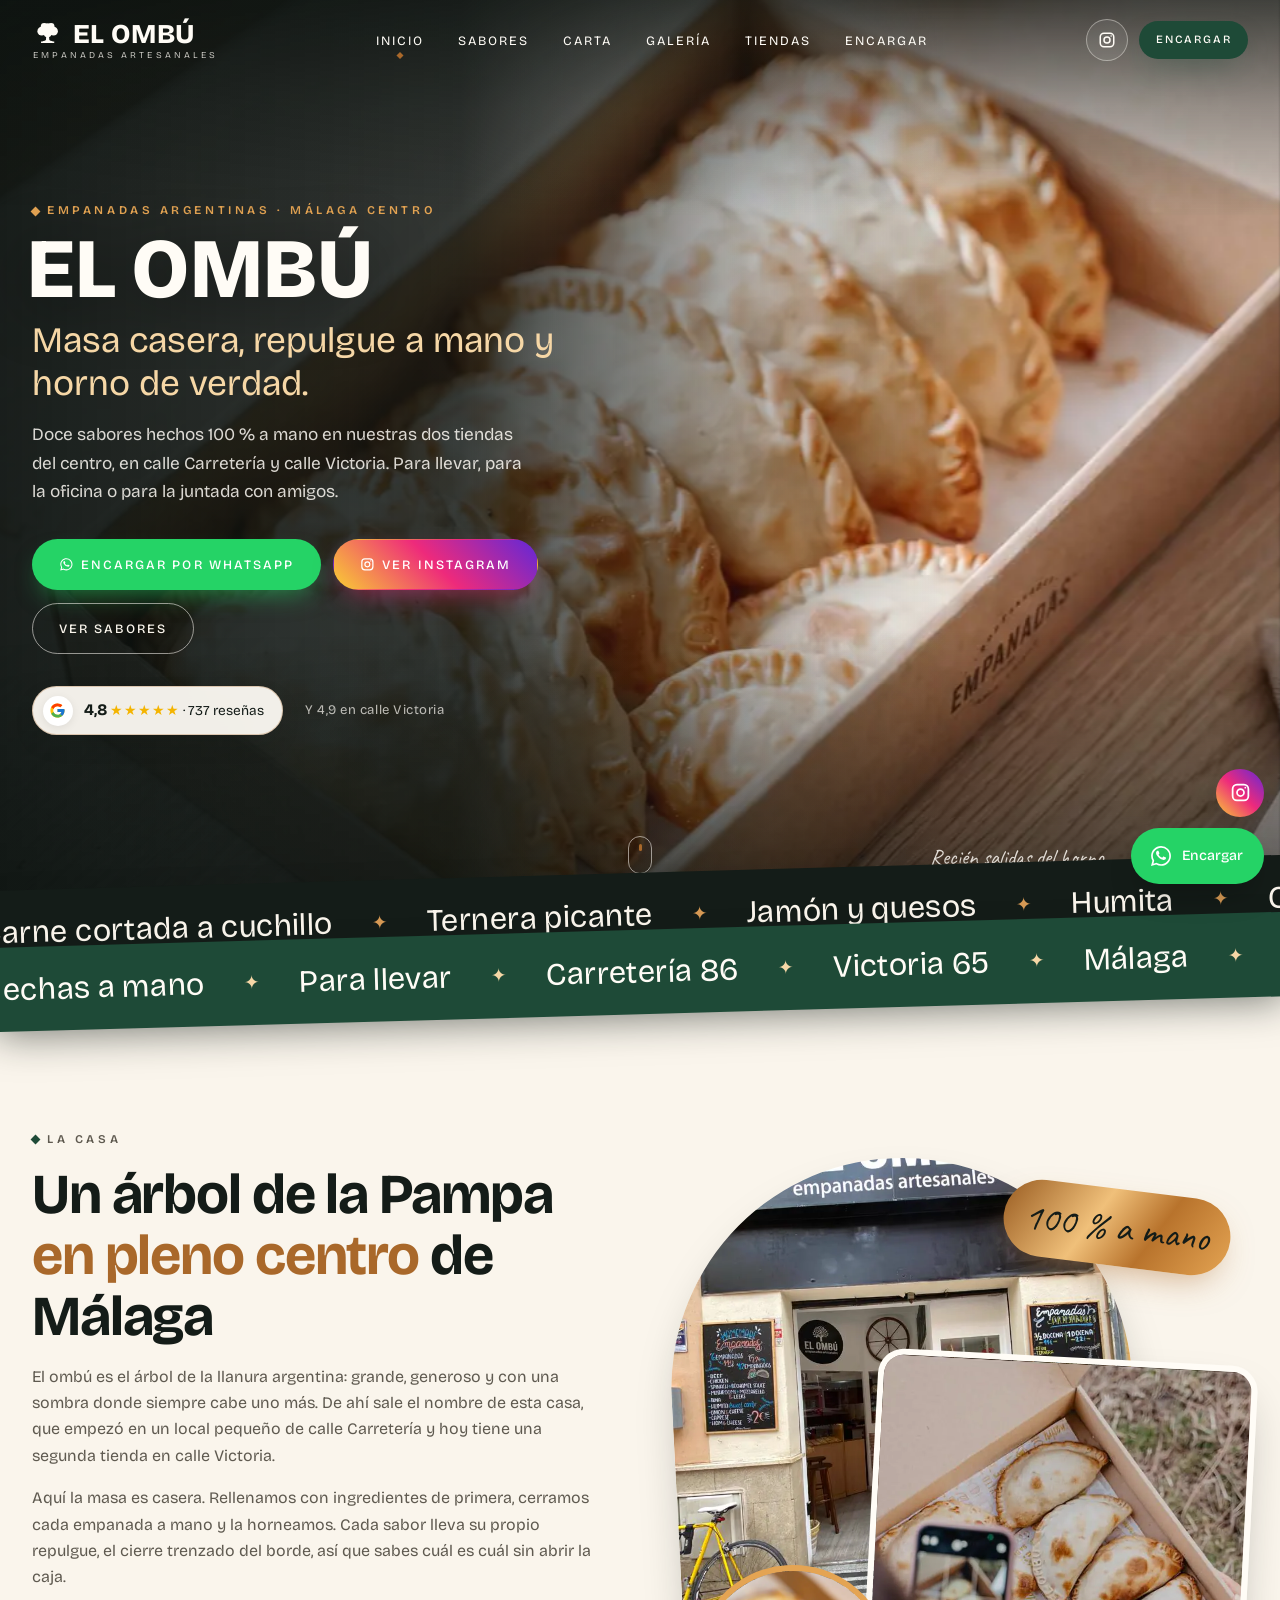
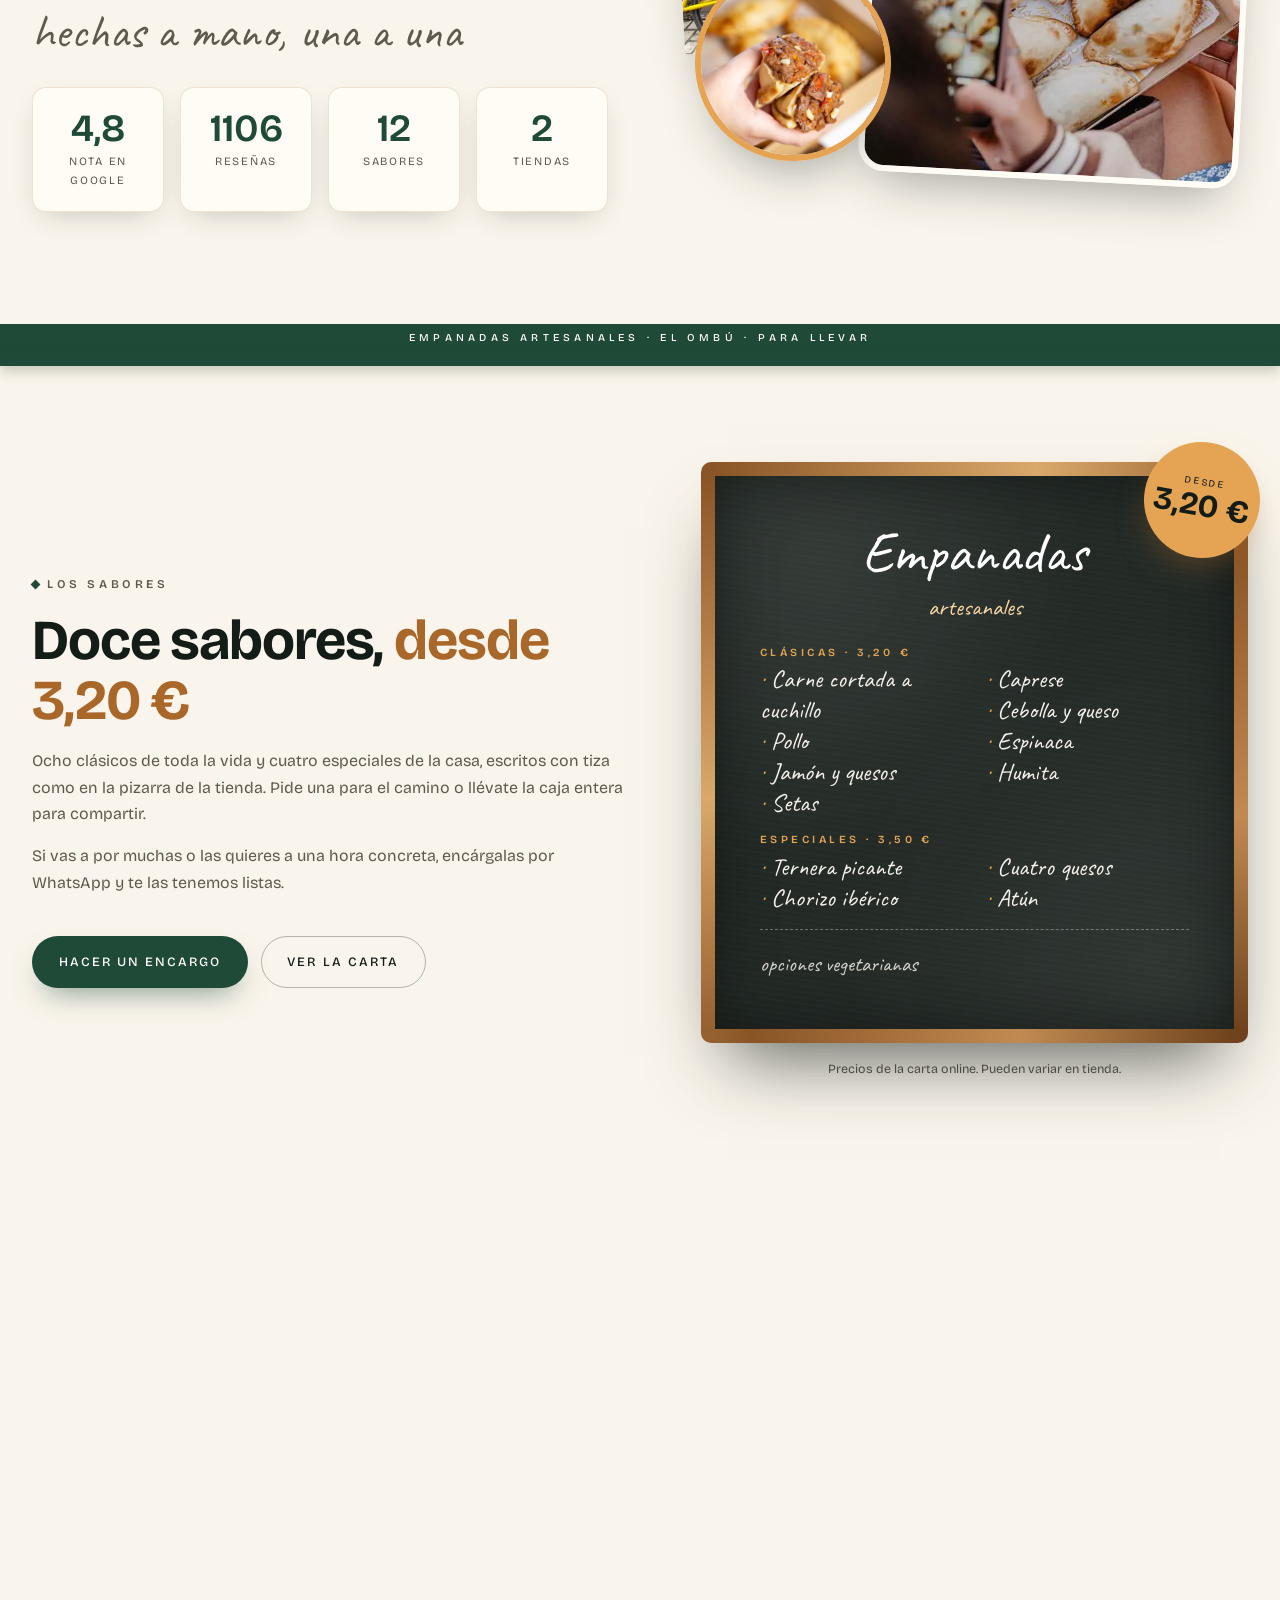
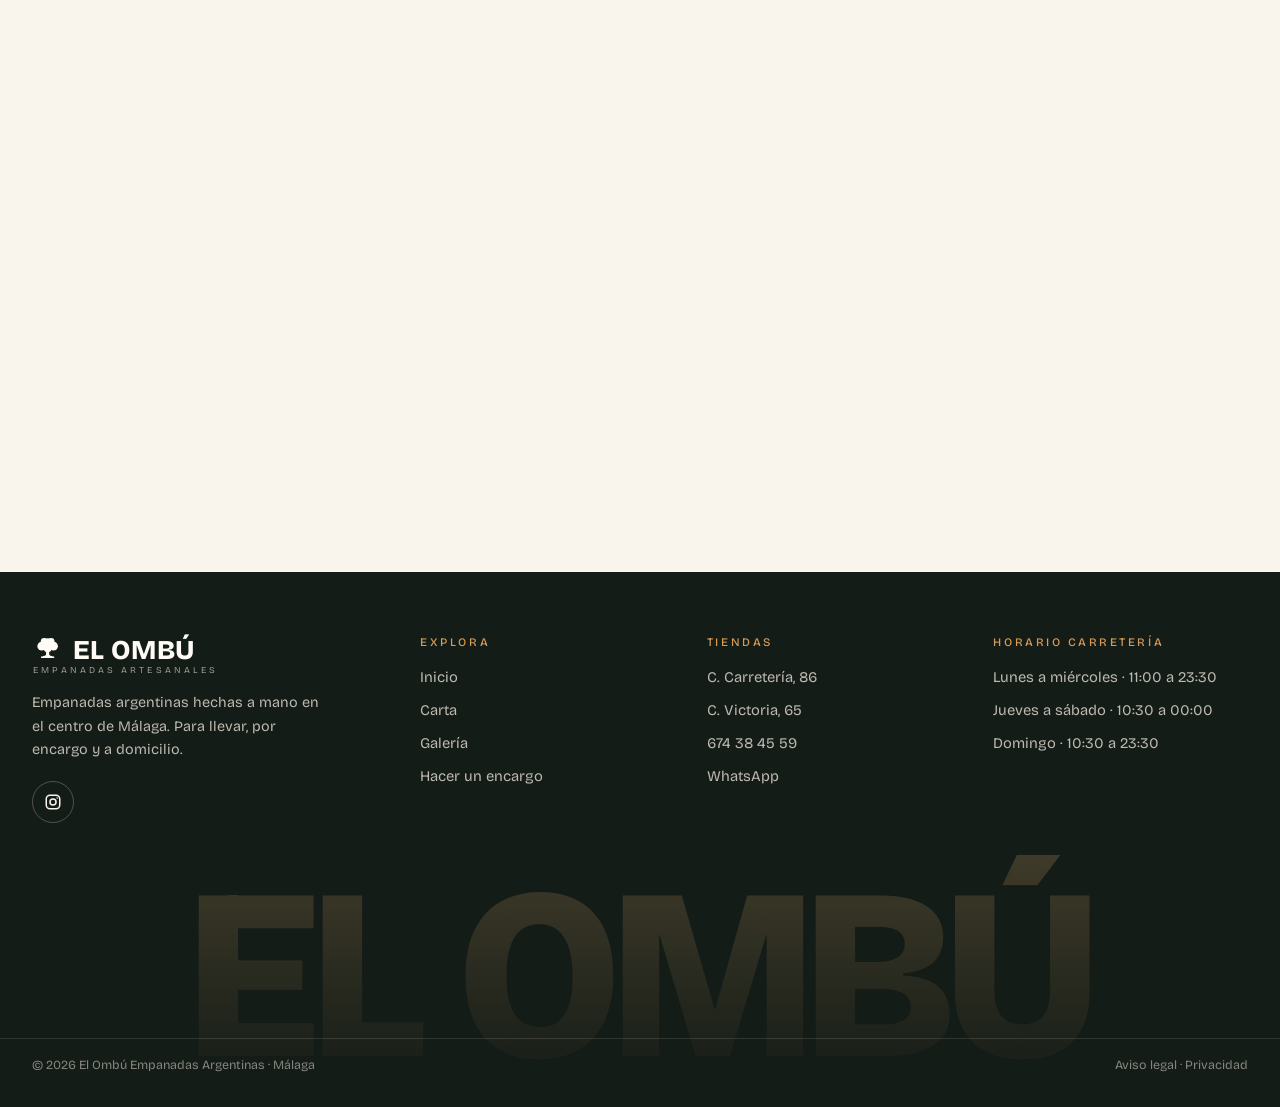
<file: index.html>
<!doctype html>
<html lang="es">
<head>
<meta charset="UTF-8" />
<meta name="viewport" content="width=device-width, initial-scale=1" />
<script>document.documentElement.classList.add("js");</script>
<title>El Ombú | Empanadas argentinas artesanales en el centro de Málaga</title>
<meta name="description" content="El Ombú, empanadas argentinas hechas 100 % a mano en el centro de Málaga: calle Carretería 86 y calle Victoria 65. Doce sabores desde 3,20 €, para llevar o por encargo. 4,8 estrellas y más de 1.100 reseñas en Google." />
<link rel="canonical" href="https://empanadas-argentinas-two.vercel.app/" />
<meta name="theme-color" content="#141c18" />

<meta property="og:type" content="website" />
<meta property="og:title" content="El Ombú | Empanadas argentinas artesanales en Málaga" />
<meta property="og:description" content="Masa casera, repulgue a mano y doce sabores desde 3,20 €. En calle Carretería y calle Victoria. Encarga por WhatsApp." />
<meta property="og:image" content="/assets/photos/caja-empanadas.jpg" />
<meta property="og:locale" content="es_ES" />
<meta name="twitter:card" content="summary_large_image" />

<link rel="icon" href="/assets/logo/favicon.svg" type="image/svg+xml" />
<link rel="apple-touch-icon" href="/assets/photos/caja-empanadas.jpg" />

<link rel="preload" href="assets/fonts/3y9K6as8bTXq_nANBjzKo3IeZx8z6up5BeSl9D4dj_x9PpZBMlGIInE.woff2" as="font" type="font/woff2" crossorigin>
<link rel="preload" href="assets/fonts/Wnz6HAc5bAfYB2Q7ZjYY.woff2" as="font" type="font/woff2" crossorigin>
<link rel="stylesheet" href="assets/fonts/fonts.css">

<link rel="stylesheet" href="/css/tokens.css" />
<link rel="stylesheet" href="/css/base.css" />
<link rel="stylesheet" href="/css/components.css" />
<link rel="stylesheet" href="/css/animations.css" />
<link rel="stylesheet" href="/css/ombu.css" />

<script type="application/ld+json">
{
  "@context": "https://schema.org",
  "@type": "Organization",
  "name": "El Ombú Empanadas Argentinas",
  "url": "https://empanadas-argentinas-two.vercel.app/",
  "logo": "https://empanadas-argentinas-two.vercel.app/assets/logo/favicon.svg",
  "sameAs": ["https://www.instagram.com/elombuempanadas/", "https://www.facebook.com/elombu.empanadas/"],
  "subOrganization": [
    {
      "@type": "Restaurant",
      "name": "El Ombú Empanadas Argentinas · Carretería",
      "image": "https://empanadas-argentinas-two.vercel.app/assets/photos/fachada-carreteria.webp",
      "telephone": "+34674384559",
      "servesCuisine": ["Argentina", "Empanadas"],
      "priceRange": "1-10 €",
      "address": { "@type": "PostalAddress", "streetAddress": "Calle Carretería, 86", "addressLocality": "Málaga", "postalCode": "29008", "addressCountry": "ES" },
      "aggregateRating": { "@type": "AggregateRating", "ratingValue": "4.8", "reviewCount": "737" },
      "openingHoursSpecification": [
        { "@type": "OpeningHoursSpecification", "dayOfWeek": ["Monday","Tuesday","Wednesday"], "opens": "11:00", "closes": "23:30" },
        { "@type": "OpeningHoursSpecification", "dayOfWeek": ["Thursday","Friday","Saturday"], "opens": "10:30", "closes": "24:00" },
        { "@type": "OpeningHoursSpecification", "dayOfWeek": "Sunday", "opens": "10:30", "closes": "23:30" }
      ]
    },
    {
      "@type": "Restaurant",
      "name": "El Ombú Empanadas Argentinas · Victoria",
      "telephone": "+34674384559",
      "servesCuisine": ["Argentina", "Empanadas"],
      "priceRange": "1-10 €",
      "address": { "@type": "PostalAddress", "streetAddress": "Calle Victoria, 65", "addressLocality": "Málaga", "postalCode": "29012", "addressCountry": "ES" },
      "aggregateRating": { "@type": "AggregateRating", "ratingValue": "4.9", "reviewCount": "370" }
    }
  ]
}
</script>
</head>
<body class="has-photo-hero">

<div class="loader" aria-hidden="true">
  <div><div class="loader__sign">El Ombú</div><span class="loader__line"></span></div>
</div>
<div class="scroll-progress" aria-hidden="true"></div>

<header class="header">
  <a href="/" class="brand" aria-label="El Ombú, inicio">
    <span class="brand__name"><svg class="brand__tree" viewBox="0 0 64 64" fill="currentColor" aria-hidden="true"><circle cx="32" cy="22" r="11"/><circle cx="20" cy="27" r="9"/><circle cx="44" cy="27" r="9"/><circle cx="25" cy="17" r="7"/><circle cx="39" cy="17" r="7"/><circle cx="32" cy="31" r="8"/><path d="M29.5 32h5l1 13c3 2 7 3 10 3v3H18.5v-3c3 0 7-1 10-3z"/></svg>El Ombú</span>
    <span class="brand__tag">Empanadas artesanales</span>
  </a>
  <nav class="header__nav" id="siteNav">
    <a href="/" aria-current="page">Inicio</a>
    <a href="/#sabores">Sabores</a>
    <a href="/carta.html">Carta</a>
    <a href="/galeria.html">Galería</a>
    <a href="/#tiendas">Tiendas</a>
    <a href="/encargar.html">Encargar</a>
  </nav>
  <div class="header__actions">
    <a class="icon-btn" href="https://www.instagram.com/elombuempanadas/" target="_blank" rel="noopener" aria-label="Instagram de El Ombú"><svg viewBox="0 0 24 24" fill="none" stroke="currentColor" stroke-width="2" aria-hidden="true"><rect x="3" y="3" width="18" height="18" rx="5"/><circle cx="12" cy="12" r="4"/><circle cx="17.5" cy="6.5" r="1" fill="currentColor" stroke="none"/></svg></a>
    <a class="btn btn--rojo btn--sm" href="/encargar.html" data-magnetic>Encargar</a>
    <button class="header__nav-toggle" aria-label="Abrir menú" aria-expanded="false" aria-controls="siteNav"><span></span></button>
  </div>
</header>

<main>
<section class="hero hero--foto">
  <picture class="hero__bg" aria-hidden="true">
    <source media="(max-width: 760px)" srcset="/assets/photos/hero-ombu-movil.webp" />
    <img src="/assets/photos/hero-ombu.webp" alt="" width="1376" height="768" fetchpriority="high" />
  </picture>
  <div class="hero__shade" aria-hidden="true"></div>
  <div class="container hero__inner">
    <div class="hero__text">
      <p class="eyebrow hero__eyebrow">Empanadas argentinas · Málaga centro</p>
      <h1 class="hero__title" data-letters>El Ombú</h1>
      <p class="hero__claim" data-words>Masa casera, repulgue a mano y horno de verdad.</p>
      <p class="hero__subtitle">Doce sabores hechos 100&nbsp;% a mano en nuestras dos tiendas del centro, en calle Carretería y calle Victoria. Para llevar, para la oficina o para la juntada con amigos.</p>
      <div class="hero__actions">
        <a class="btn btn--wa" data-wa href="https://api.whatsapp.com/send?phone=34674384559" data-magnetic><svg class="icon-wa" viewBox="0 0 24 24" aria-hidden="true"><path d="M12.04 2C6.58 2 2.13 6.45 2.13 11.91c0 1.75.46 3.45 1.32 4.95L2 22l5.25-1.38a9.9 9.9 0 0 0 4.79 1.22h.01c5.46 0 9.91-4.45 9.91-9.91 0-2.65-1.03-5.14-2.9-7.01A9.82 9.82 0 0 0 12.04 2m0 1.67a8.2 8.2 0 0 1 5.83 2.42 8.18 8.18 0 0 1 2.41 5.82c0 4.54-3.7 8.24-8.25 8.24a8.2 8.2 0 0 1-4.19-1.15l-.3-.18-3.12.82.83-3.04-.19-.31a8.18 8.18 0 0 1-1.26-4.37c0-4.55 3.7-8.25 8.24-8.25M8.53 6.7c-.16 0-.42.06-.64.3-.22.24-.85.83-.85 2.02 0 1.19.87 2.34.99 2.5.12.16 1.7 2.72 4.2 3.7 2.07.82 2.49.66 2.94.62.45-.04 1.45-.59 1.65-1.16.2-.57.2-1.06.14-1.16-.06-.1-.22-.16-.46-.28-.24-.12-1.45-.72-1.68-.8-.22-.08-.39-.12-.55.12-.16.24-.63.8-.77.97-.14.16-.28.18-.52.06-.24-.12-1.02-.38-1.94-1.2-.72-.64-1.2-1.43-1.34-1.67-.14-.24-.02-.37.1-.49.11-.11.24-.28.36-.42.12-.14.16-.24.24-.4.08-.16.04-.3-.02-.42-.06-.12-.55-1.32-.75-1.81-.2-.48-.4-.42-.55-.42h-.47Z"/></svg> Encargar por WhatsApp</a>
        <a class="btn btn--ig" href="https://www.instagram.com/elombuempanadas/" target="_blank" rel="noopener" data-magnetic><svg viewBox="0 0 24 24" fill="none" stroke="currentColor" stroke-width="2" aria-hidden="true"><rect x="3" y="3" width="18" height="18" rx="5"/><circle cx="12" cy="12" r="4"/><circle cx="17.5" cy="6.5" r="1" fill="currentColor" stroke="none"/></svg> Ver Instagram</a>
        <a class="btn btn--light" href="#sabores" data-magnetic>Ver sabores</a>
      </div>
      <div class="hero__trust">
        <a class="rating-chip" href="https://www.google.com/maps/search/?api=1&amp;query=El+Omb%C3%BA+Empanadas+Argentinas+Carreter%C3%ADa+86+M%C3%A1laga" target="_blank" rel="noopener">
          <span class="rating-chip__g"><svg viewBox="0 0 48 48" aria-hidden="true"><path fill="#FFC107" d="M43.6 20.5H42V20H24v8h11.3C33.7 32.7 29.2 36 24 36c-6.6 0-12-5.4-12-12s5.4-12 12-12c3.1 0 5.8 1.2 7.9 3.1l5.7-5.7C34 6.1 29.3 4 24 4 12.9 4 4 12.9 4 24s8.9 20 20 20 20-8.9 20-20c0-1.3-.1-2.4-.4-3.5z"/><path fill="#FF3D00" d="M6.3 14.7l6.6 4.8C14.7 15.1 19 12 24 12c3.1 0 5.8 1.2 7.9 3.1l5.7-5.7C34 6.1 29.3 4 24 4 16.3 4 9.7 8.3 6.3 14.7z"/><path fill="#4CAF50" d="M24 44c5.2 0 9.9-2 13.4-5.2l-6.2-5.2C29.2 35.1 26.7 36 24 36c-5.2 0-9.6-3.3-11.3-7.9l-6.5 5C9.5 39.6 16.2 44 24 44z"/><path fill="#1976D2" d="M43.6 20.5H42V20H24v8h11.3c-.8 2.2-2.2 4.2-4.1 5.6l6.2 5.2C37 39.2 44 34 44 24c0-1.3-.1-2.4-.4-3.5z"/></svg></span>
          <span><strong>4,8</strong> <span class="stars">★★★★★</span> · 737 reseñas</span>
        </a>
        <span class="hero__trust-text">Y 4,9 en calle Victoria</span>
      </div>
    </div>
  </div>
  <p class="hero__caption">Recién salidas del horno</p>
  <span class="hero__scroll" aria-hidden="true"></span>
</section>

<div class="marquee" aria-hidden="true">
  <div class="marquee__track">
    <span>Carne cortada a cuchillo</span><span>Ternera picante</span><span>Jamón y quesos</span><span>Humita</span><span>Chorizo ibérico</span><span>Caprese</span><span>Espinaca</span><span>Cuatro quesos</span>
    <span>Carne cortada a cuchillo</span><span>Ternera picante</span><span>Jamón y quesos</span><span>Humita</span><span>Chorizo ibérico</span><span>Caprese</span><span>Espinaca</span><span>Cuatro quesos</span>
  </div>
</div>
<div class="marquee marquee--rojo" aria-hidden="true">
  <div class="marquee__track">
    <span>Hechas a mano</span><span>Para llevar</span><span>Carretería 86</span><span>Victoria 65</span><span>Málaga</span>
    <span>Hechas a mano</span><span>Para llevar</span><span>Carretería 86</span><span>Victoria 65</span><span>Málaga</span>
    <span>Hechas a mano</span><span>Para llevar</span><span>Carretería 86</span><span>Victoria 65</span><span>Málaga</span>
  </div>
</div>

<section class="section" id="ombu">
  <div class="container split">
    <div class="reveal">
      <p class="eyebrow">La casa</p>
      <h2>Un árbol de la Pampa <em>en pleno centro</em> de Málaga</h2>
      <p>El ombú es el árbol de la llanura argentina: grande, generoso y con una sombra donde siempre cabe uno más. De ahí sale el nombre de esta casa, que empezó en un local pequeño de calle Carretería y hoy tiene una segunda tienda en calle Victoria.</p>
      <p>Aquí la masa es casera. Rellenamos con ingredientes de primera, cerramos cada empanada a mano y la horneamos. Cada sabor lleva su propio repulgue, el cierre trenzado del borde, así que sabes cuál es cuál sin abrir la caja.</p>
      <p class="signature">hechas a mano, una a una</p>
      <div class="stats">
        <div class="stat"><div class="stat__num" data-count="4.8" data-decimals="1">4,8</div><div class="stat__label">Nota en Google</div></div>
        <div class="stat"><div class="stat__num" data-count="1107">1.107</div><div class="stat__label">Reseñas</div></div>
        <div class="stat"><div class="stat__num" data-count="12">12</div><div class="stat__label">Sabores</div></div>
        <div class="stat"><div class="stat__num" data-count="2">2</div><div class="stat__label">Tiendas</div></div>
      </div>
    </div>
    <div class="depth-stack reveal-3d" aria-hidden="true">
      <div class="depth-stack__inner">
        <div class="depth-stack__layer depth-stack__layer--back"><img src="/assets/photos/fachada-carreteria.webp" alt="" loading="lazy" /></div>
        <div class="depth-stack__layer depth-stack__layer--mid"><img src="/assets/photos/caja-foto.webp" alt="" loading="lazy" /></div>
        <div class="depth-stack__layer depth-stack__layer--front"><img src="/assets/photos/ternera.webp" alt="" loading="lazy" /></div>
        <span class="depth-stack__sticker">100&nbsp;% a mano</span>
      </div>
    </div>
  </div>
</section>

<div class="toldo" aria-hidden="true"><span>Empanadas artesanales · El Ombú · Para llevar</span></div>

<section class="section section--arena" id="sabores">
  <div class="container menu-dia">
    <div class="menu-dia__copy reveal">
      <p class="eyebrow">Los sabores</p>
      <h2>Doce sabores, <em>desde 3,20&nbsp;€</em></h2>
      <p>Ocho clásicos de toda la vida y cuatro especiales de la casa, escritos con tiza como en la pizarra de la tienda. Pide una para el camino o llévate la caja entera para compartir.</p>
      <p>Si vas a por muchas o las quieres a una hora concreta, encárgalas por WhatsApp y te las tenemos listas.</p>
      <div class="menu-dia__actions">
        <a class="btn btn--rojo" href="/encargar.html" data-magnetic>Hacer un encargo</a>
        <a class="btn btn--outline" href="/carta.html" data-magnetic>Ver la carta</a>
      </div>
    </div>
    <div class="pizarra-scene reveal-3d">
      <div class="pizarra" data-tilt="6">
        <span class="pizarra__price"><span><small>desde</small><strong>3,20&nbsp;€</strong></span></span>
        <p class="pizarra__title">Empanadas</p>
        <p class="pizarra__sub">artesanales</p>
        <div class="pizarra__block">
          <h3>Clásicas · 3,20&nbsp;€</h3>
          <ul class="pizarra__cols"><li>Carne cortada a cuchillo</li><li>Pollo</li><li>Jamón y quesos</li><li>Setas</li><li>Caprese</li><li>Cebolla y queso</li><li>Espinaca</li><li>Humita</li></ul>
        </div>
        <div class="pizarra__block">
          <h3>Especiales · 3,50&nbsp;€</h3>
          <ul class="pizarra__cols"><li>Ternera picante</li><li>Chorizo ibérico</li><li>Cuatro quesos</li><li>Atún</li></ul>
        </div>
        <div class="pizarra__foot">
          <span class="pizarra__incl">opciones vegetarianas</span>
        </div>
      </div>
      <p class="pizarra__note">Precios de la carta online. Pueden variar en tienda.</p>
    </div>
  </div>
</section>

<section class="section" id="favoritas">
  <div class="container">
    <div class="section-head reveal">
      <p class="eyebrow">Las que más salen</p>
      <h2>Abiertas por la mitad, <em>para que veas el relleno</em></h2>
      <p>Así son por dentro algunas de las favoritas. La carta completa tiene doce sabores.</p>
    </div>
    <div class="service-grid">
      <a class="service-card reveal-3d" data-tilt="7" href="/carta.html#clasicas">
        <span class="service-card__glare"></span>
        <div class="service-card__media"><img src="/assets/photos/ternera.webp" alt="Empanada de carne de ternera abierta sobre su caja" loading="lazy" /><span class="service-card__num">01</span></div>
        <div class="service-card__body"><h3>Carne cortada a cuchillo</h3><p>Ternera cortada a cuchillo en su reducción de pimiento rojo y cebolla, con puerro, huevo y aceitunas verdes. La de siempre.</p><span class="service-card__link">Ver la carta</span></div>
      </a>
      <a class="service-card reveal-3d reveal-delay-1" data-tilt="7" href="/carta.html#especiales">
        <span class="service-card__glare"></span>
        <div class="service-card__media"><img src="/assets/photos/ternera-picante.webp" alt="Dos mitades de empanada de ternera picante" loading="lazy" /><span class="service-card__num">02</span></div>
        <div class="service-card__body"><h3>Ternera picante</h3><p>La misma carne a cuchillo con guindilla de cayena, chile rojo y pimentón picante. Para los valientes.</p><span class="service-card__link">Ver la carta</span></div>
      </a>
      <a class="service-card reveal-3d reveal-delay-2" data-tilt="7" href="/carta.html#clasicas">
        <span class="service-card__glare"></span>
        <div class="service-card__media"><img src="/assets/photos/jamon-quesos.webp" alt="Empanada de jamón y quesos abierta" loading="lazy" /><span class="service-card__num">03</span></div>
        <div class="service-card__body"><h3>Jamón y quesos</h3><p>Jamón extra cocido y una mezcla de quesos con especias que se estira al morder.</p><span class="service-card__link">Ver la carta</span></div>
      </a>
      <a class="service-card reveal-3d" data-tilt="7" href="/carta.html#clasicas">
        <span class="service-card__glare"></span>
        <div class="service-card__media"><img src="/assets/photos/humita.webp" alt="Empanada de humita sobre tabla de pizarra" loading="lazy" /><span class="service-card__num">04</span></div>
        <div class="service-card__body"><h3>Humita</h3><p>Maíz dulce rallado con cebolla, pimiento rojo y bechamel. El sabor más argentino de la pizarra.</p><span class="service-card__link">Ver la carta</span></div>
      </a>
      <a class="service-card reveal-3d reveal-delay-1" data-tilt="7" href="/carta.html#especiales">
        <span class="service-card__glare"></span>
        <div class="service-card__media"><img src="/assets/photos/chorizo-iberico.webp" alt="Empanada de chorizo ibérico con rúcula y mozzarella" loading="lazy" /><span class="service-card__num">05</span></div>
        <div class="service-card__body"><h3>Chorizo ibérico</h3><p>Chorizo ibérico, rúcula, ciruela deshidratada y mozzarella. Argentina y Málaga en el mismo bocado.</p><span class="service-card__link">Ver la carta</span></div>
      </a>
      <a class="service-card reveal-3d reveal-delay-2" data-tilt="7" href="/carta.html#clasicas">
        <span class="service-card__glare"></span>
        <div class="service-card__media"><img src="/assets/photos/espinaca.webp" alt="Empanada de espinaca con bechamel abierta" loading="lazy" /><span class="service-card__num">06</span></div>
        <div class="service-card__body"><h3>Espinaca</h3><p>Espinacas frescas con bechamel suave y mozzarella. Vegetariana y de las más pedidas.</p><span class="service-card__link">Ver la carta</span></div>
      </a>
    </div>
  </div>
</section>

<section class="section section--dark">
  <div class="container">
    <div class="section-head reveal">
      <p class="eyebrow">Cómo las quieres</p>
      <h2>Una para el camino <em>o la caja entera</em></h2>
      <p>Tres formas de llevarte El Ombú. Pasa el ratón (o toca) para darles la vuelta.</p>
    </div>
    <div class="flip-grid">
      <div class="flip-card reveal-3d" tabindex="0">
        <div class="flip-card__inner">
          <div class="flip-card__face flip-card__front">
            <img src="/assets/photos/cesta.webp" alt="Cesta de empanadas recién horneadas" loading="lazy" />
            <span class="flip-card__time">En la tienda</span>
            <h3>Para llevar</h3>
            <span class="flip-card__turn">Dale la vuelta ↻</span>
          </div>
          <div class="flip-card__face flip-card__back">
            <span class="script">entra, elige y listo</span>
            <h3>Para llevar</h3>
            <ul><li>Calle Carretería 86</li><li>Calle Victoria 65</li><li>Calentitas del horno</li><li>Carretería abre todos los días</li></ul>
            <a class="btn btn--dark btn--sm" href="#tiendas">Ver tiendas</a>
          </div>
        </div>
      </div>
      <div class="flip-card reveal-3d reveal-delay-1" tabindex="0">
        <div class="flip-card__inner">
          <div class="flip-card__face flip-card__front">
            <img src="/assets/photos/caja-empanadas.webp" alt="Caja de cartón llena de empanadas" loading="lazy" />
            <span class="flip-card__time">Por WhatsApp</span>
            <h3>Por encargo</h3>
            <span class="flip-card__turn">Dale la vuelta ↻</span>
          </div>
          <div class="flip-card__face flip-card__back">
            <span class="script">para la juntada</span>
            <h3>Por encargo</h3>
            <ul><li>Docenas para reuniones</li><li>Comidas de oficina</li><li>Cumpleaños y partidos</li><li>Recogida a tu hora</li></ul>
            <a class="btn btn--dark btn--sm" href="/encargar.html">Hacer encargo</a>
          </div>
        </div>
      </div>
      <div class="flip-card reveal-3d reveal-delay-2" tabindex="0">
        <div class="flip-card__inner">
          <div class="flip-card__face flip-card__front">
            <img src="/assets/photos/combo.webp" alt="Empanada y refresco junto a la caja" loading="lazy" />
            <span class="flip-card__time">En Glovo</span>
            <h3>A domicilio</h3>
            <span class="flip-card__turn">Dale la vuelta ↻</span>
          </div>
          <div class="flip-card__face flip-card__back">
            <span class="script">sin moverte del sofá</span>
            <h3>A domicilio</h3>
            <ul><li>Pack individual: 3 y bebida</li><li>Pack para 2: 6 y 2 bebidas</li><li>Pack familiar: 12</li><li>Pack grupal: 20</li></ul>
            <a class="btn btn--dark btn--sm" href="https://glovoapp.com/es/es/malaga/stores/el-ombu-empanadas-argentinas-malaga" target="_blank" rel="noopener">Pedir en Glovo</a>
          </div>
        </div>
      </div>
    </div>
  </div>
</section>

<section class="section section--tight">
  <div class="container">
    <div class="section-head reveal">
      <p class="eyebrow">Del horno a la caja</p>
      <h2>Una vuelta por <em>El Ombú</em></h2>
    </div>
    <div class="carousel3d reveal-zoom">
      <div class="carousel3d__ring">
        <figure class="carousel3d__card"><img src="/assets/photos/caja-empanadas.webp" alt="Caja de empanadas recién horneadas" loading="lazy" /><figcaption><span class="carousel3d__tag">Recién hechas</span><h3>La caja</h3></figcaption></figure>
        <figure class="carousel3d__card"><img src="/assets/photos/caprese.webp" alt="Empanada caprese abierta" loading="lazy" /><figcaption><span class="carousel3d__tag">Clásica</span><h3>Caprese</h3></figcaption></figure>
        <figure class="carousel3d__card"><img src="/assets/photos/fachada-carreteria.webp" alt="Fachada de El Ombú en calle Carretería" loading="lazy" style="object-position: 50% 30%" /><figcaption><span class="carousel3d__tag">Carretería 86</span><h3>Donde empezó todo</h3></figcaption></figure>
        <figure class="carousel3d__card"><img src="/assets/photos/pollo.webp" alt="Empanada en las manos" loading="lazy" /><figcaption><span class="carousel3d__tag">A mano</span><h3>Una a una</h3></figcaption></figure>
        <figure class="carousel3d__card"><img src="/assets/photos/setas.webp" alt="Empanada de setas abierta" loading="lazy" /><figcaption><span class="carousel3d__tag">Vegetariana</span><h3>Setas</h3></figcaption></figure>
        <figure class="carousel3d__card"><img src="/assets/photos/caja-foto.webp" alt="Foto con el móvil a una caja de empanadas" loading="lazy" /><figcaption><span class="carousel3d__tag">Para compartir</span><h3>La juntada</h3></figcaption></figure>
        <figure class="carousel3d__card"><img src="/assets/photos/cuatro-quesos.webp" alt="Empanada de cuatro quesos" loading="lazy" /><figcaption><span class="carousel3d__tag">Especial</span><h3>Cuatro quesos</h3></figcaption></figure>
      </div>
      <div class="carousel3d__floor"></div>
    </div>
    <div class="carousel3d__controls">
      <button class="carousel3d__btn" type="button" data-carousel-prev aria-label="Foto anterior">←</button>
      <button class="carousel3d__btn" type="button" data-carousel-next aria-label="Foto siguiente">→</button>
    </div>
    <p class="carousel3d__hint">Arrastra para girar</p>
  </div>
</section>

<section class="section section--arena">
  <div class="container">
    <div class="section-head reveal">
      <p class="eyebrow">Por qué vuelven</p>
      <h2>Lo artesano <em>se nota</em></h2>
    </div>
    <div class="promise-grid">
      <div class="promise reveal-3d">
        <div class="promise__icon"><svg viewBox="0 0 24 24" fill="none" stroke="currentColor" stroke-width="1.6" aria-hidden="true"><path d="M3 15a9 9 0 0 1 18 0z"/><path d="M5 15c.5-1 1-1 1.5 0s1 1 1.5 0 1-1 1.5 0 1 1 1.5 0 1-1 1.5 0 1 1 1.5 0 1-1 1.5 0 1 1 1.5 0"/></svg></div>
        <h3>Masa casera</h3><p>La masa la hacemos nosotros. Nada de tapas compradas.</p>
      </div>
      <div class="promise reveal-3d reveal-delay-1">
        <div class="promise__icon"><svg viewBox="0 0 24 24" fill="none" stroke="currentColor" stroke-width="1.6" aria-hidden="true"><path d="M7 11V5a1.5 1.5 0 0 1 3 0v5M10 10V4a1.5 1.5 0 0 1 3 0v6M13 10V5a1.5 1.5 0 0 1 3 0v6M16 11V8a1.5 1.5 0 0 1 3 0v6a7 7 0 0 1-7 7h-1a6 6 0 0 1-5-2.7L4 15a1.5 1.5 0 0 1 2.5-1.6L7 14"/></svg></div>
        <h3>Repulgue a mano</h3><p>Cada sabor tiene su cierre. Lo reconoces sin abrir la caja.</p>
      </div>
      <div class="promise reveal-3d reveal-delay-2">
        <div class="promise__icon"><svg viewBox="0 0 24 24" fill="none" stroke="currentColor" stroke-width="1.6" aria-hidden="true"><path d="M12 3c2 3 5 5 5 9a5 5 0 0 1-10 0c0-2 1-3.5 2-4.5 0 2 1 3 2 3 0-3-1-5 1-7.5z"/></svg></div>
        <h3>Al horno</h3><p>Horneadas, no fritas. Doradas por fuera y jugosas por dentro.</p>
      </div>
      <div class="promise reveal-3d reveal-delay-3">
        <div class="promise__icon"><svg viewBox="0 0 24 24" fill="none" stroke="currentColor" stroke-width="1.6" aria-hidden="true"><path d="M7 20c-2-4 0-9 5-12 1 3 4 4 5 8a5 5 0 0 1-10 4z"/><path d="M12 8c0-2 1-4 3-5"/></svg></div>
        <h3>Para todos</h3><p>Opciones vegetarianas como caprese, espinaca, setas, humita o cebolla y queso.</p>
      </div>
    </div>

    <div class="quotes">
      <blockquote class="quote reveal-3d">
        <p>Después de probar empanadas de varios lugares, puedo decir con sinceridad que estas fueron mis favoritas.</p>
        <footer><span>Reseña en Google</span><span class="stars">★★★★★</span></footer>
      </blockquote>
      <blockquote class="quote reveal-3d reveal-delay-1">
        <p>Las empanadas estaban buenísimas y las chicas que las vendían y horneaban eran muy amables.</p>
        <footer><span>Reseña en Google</span><span class="stars">★★★★★</span></footer>
      </blockquote>
      <blockquote class="quote reveal-3d reveal-delay-2">
        <p>Una de las mejores empanadas que he comido nunca.</p>
        <footer><span>Opinión en Tripadvisor</span><span class="stars">★★★★★</span></footer>
      </blockquote>
    </div>

    <div class="google-cards reveal">
      <a class="google-card" href="https://www.google.com/maps/search/?api=1&amp;query=El+Omb%C3%BA+Empanadas+Argentinas+Carreter%C3%ADa+86+M%C3%A1laga" target="_blank" rel="noopener">
        <div class="google-card__score">4,8</div>
        <div>
          <div class="google-card__stars stars">★★★★★</div>
          <p><strong>737 opiniones</strong> en la tienda de calle Carretería.</p>
        </div>
        <span class="btn btn--outline btn--sm">Leer reseñas</span>
      </a>
      <a class="google-card" href="https://www.google.com/maps/search/?api=1&amp;query=El+Omb%C3%BA+Empanadas+Argentinas+Calle+Victoria+65+M%C3%A1laga" target="_blank" rel="noopener">
        <div class="google-card__score">4,9</div>
        <div>
          <div class="google-card__stars stars">★★★★★</div>
          <p><strong>370 opiniones</strong> en la tienda de calle Victoria.</p>
        </div>
        <span class="btn btn--outline btn--sm">Leer reseñas</span>
      </a>
    </div>
  </div>
</section>

<section class="section" id="tiendas">
  <div class="container">
    <div class="section-head reveal">
      <p class="eyebrow">Dos tiendas en el centro</p>
      <h2>Ven a por ellas <em>calentitas</em></h2>
      <p>Las dos en el centro de Málaga: una junto al río, en Carretería, y otra subiendo por calle Victoria.</p>
    </div>
    <div class="visit-grid">
      <div class="reveal">
        <div class="shop-card">
          <div class="shop-card__head"><h3>Calle Carretería</h3><span class="open-status" data-shop="carreteria">Horario</span></div>
          <table class="hours-table">
            <tr data-days="1,2,3"><td>Lunes a miércoles</td><td>11:00 a 23:30</td></tr>
            <tr data-days="4,5,6"><td>Jueves a sábado</td><td>10:30 a 00:00</td></tr>
            <tr data-days="0"><td>Domingo</td><td>10:30 a 23:30</td></tr>
          </table>
          <a class="shop-card__addr" href="https://www.google.com/maps/search/?api=1&amp;query=El+Omb%C3%BA+Empanadas+Argentinas+Carreter%C3%ADa+86+M%C3%A1laga" target="_blank" rel="noopener"><svg viewBox="0 0 24 24" fill="none" stroke="currentColor" stroke-width="1.8" aria-hidden="true"><path d="M12 21s-7-6.1-7-11.5a7 7 0 0 1 14 0C19 14.9 12 21 12 21z"/><circle cx="12" cy="9.5" r="2.5"/></svg> C. Carretería, 86 · 29008 Málaga</a>
        </div>
        <div class="shop-card">
          <div class="shop-card__head"><h3>Calle Victoria</h3><span class="shop-card__badge">4,9 ★</span></div>
          <p class="shop-card__text">Nuestra segunda tienda, la de la fachada verde. Consulta su horario del día en Google Maps.</p>
          <a class="shop-card__addr" href="https://www.google.com/maps/search/?api=1&amp;query=El+Omb%C3%BA+Empanadas+Argentinas+Calle+Victoria+65+M%C3%A1laga" target="_blank" rel="noopener"><svg viewBox="0 0 24 24" fill="none" stroke="currentColor" stroke-width="1.8" aria-hidden="true"><path d="M12 21s-7-6.1-7-11.5a7 7 0 0 1 14 0C19 14.9 12 21 12 21z"/><circle cx="12" cy="9.5" r="2.5"/></svg> C. Victoria, 65 · 29012 Málaga</a>
        </div>
        <div class="contact-list">
          <a href="tel:+34674384559"><span class="icon"><svg viewBox="0 0 24 24" fill="none" stroke="currentColor" stroke-width="1.8" aria-hidden="true"><path d="M5 4h4l2 5-2.5 1.5a11 11 0 0 0 5 5L15 13l5 2v4a2 2 0 0 1-2 2A16 16 0 0 1 3 6a2 2 0 0 1 2-2"/></svg></span> 674 38 45 59</a>
          <a data-wa href="https://api.whatsapp.com/send?phone=34674384559"><span class="icon"><svg class="icon-wa" viewBox="0 0 24 24" aria-hidden="true"><path d="M12.04 2C6.58 2 2.13 6.45 2.13 11.91c0 1.75.46 3.45 1.32 4.95L2 22l5.25-1.38a9.9 9.9 0 0 0 4.79 1.22h.01c5.46 0 9.91-4.45 9.91-9.91 0-2.65-1.03-5.14-2.9-7.01A9.82 9.82 0 0 0 12.04 2m0 1.67a8.2 8.2 0 0 1 5.83 2.42 8.18 8.18 0 0 1 2.41 5.82c0 4.54-3.7 8.24-8.25 8.24a8.2 8.2 0 0 1-4.19-1.15l-.3-.18-3.12.82.83-3.04-.19-.31a8.18 8.18 0 0 1-1.26-4.37c0-4.55 3.7-8.25 8.24-8.25M8.53 6.7c-.16 0-.42.06-.64.3-.22.24-.85.83-.85 2.02 0 1.19.87 2.34.99 2.5.12.16 1.7 2.72 4.2 3.7 2.07.82 2.49.66 2.94.62.45-.04 1.45-.59 1.65-1.16.2-.57.2-1.06.14-1.16-.06-.1-.22-.16-.46-.28-.24-.12-1.45-.72-1.68-.8-.22-.08-.39-.12-.55.12-.16.24-.63.8-.77.97-.14.16-.28.18-.52.06-.24-.12-1.02-.38-1.94-1.2-.72-.64-1.2-1.43-1.34-1.67-.14-.24-.02-.37.1-.49.11-.11.24-.28.36-.42.12-.14.16-.24.24-.4.08-.16.04-.3-.02-.42-.06-.12-.55-1.32-.75-1.81-.2-.48-.4-.42-.55-.42h-.47Z"/></svg></span> Encargar por WhatsApp</a>
          <a href="https://www.instagram.com/elombuempanadas/" target="_blank" rel="noopener"><span class="icon"><svg viewBox="0 0 24 24" fill="none" stroke="currentColor" stroke-width="1.8" aria-hidden="true"><rect x="3" y="3" width="18" height="18" rx="5"/><circle cx="12" cy="12" r="4"/><circle cx="17.5" cy="6.5" r="1" fill="currentColor" stroke="none"/></svg></span> @elombuempanadas</a>
        </div>
      </div>
      <iframe class="map-frame reveal" title="Mapa de las tiendas de El Ombú en el centro de Málaga" loading="lazy" referrerpolicy="no-referrer-when-downgrade" data-src="https://www.google.com/maps?q=El+Omb%C3%BA+Empanadas+Argentinas,+Calle+Carreter%C3%ADa+86,+29008+M%C3%A1laga&amp;output=embed"></iframe>
    </div>
  </div>
</section>
</main>

<footer class="footer">
  <div class="container footer__grid">
    <div class="footer__brand">
      <a href="/" class="brand"><span class="brand__name"><svg class="brand__tree" viewBox="0 0 64 64" fill="currentColor" aria-hidden="true"><circle cx="32" cy="22" r="11"/><circle cx="20" cy="27" r="9"/><circle cx="44" cy="27" r="9"/><circle cx="25" cy="17" r="7"/><circle cx="39" cy="17" r="7"/><circle cx="32" cy="31" r="8"/><path d="M29.5 32h5l1 13c3 2 7 3 10 3v3H18.5v-3c3 0 7-1 10-3z"/></svg>El Ombú</span><span class="brand__tag">Empanadas artesanales</span></a>
      <p>Empanadas argentinas hechas a mano en el centro de Málaga. Para llevar, por encargo y a domicilio.</p>
      <div class="footer__social">
        <a class="icon-btn" href="https://www.instagram.com/elombuempanadas/" target="_blank" rel="noopener" aria-label="Instagram"><svg viewBox="0 0 24 24" fill="none" stroke="currentColor" stroke-width="2" aria-hidden="true"><rect x="3" y="3" width="18" height="18" rx="5"/><circle cx="12" cy="12" r="4"/><circle cx="17.5" cy="6.5" r="1" fill="currentColor" stroke="none"/></svg></a>
      </div>
    </div>
    <div>
      <h4>Explora</h4>
      <ul>
        <li><a href="/">Inicio</a></li>
        <li><a href="/carta.html">Carta</a></li>
        <li><a href="/galeria.html">Galería</a></li>
        <li><a href="/encargar.html">Hacer un encargo</a></li>
      </ul>
    </div>
    <div>
      <h4>Tiendas</h4>
      <ul>
        <li><a href="https://www.google.com/maps/search/?api=1&amp;query=El+Omb%C3%BA+Empanadas+Argentinas+Carreter%C3%ADa+86+M%C3%A1laga" target="_blank" rel="noopener">C. Carretería, 86</a></li>
        <li><a href="https://www.google.com/maps/search/?api=1&amp;query=El+Omb%C3%BA+Empanadas+Argentinas+Calle+Victoria+65+M%C3%A1laga" target="_blank" rel="noopener">C. Victoria, 65</a></li>
        <li><a href="tel:+34674384559">674 38 45 59</a></li>
        <li><a data-wa href="https://api.whatsapp.com/send?phone=34674384559">WhatsApp</a></li>
      </ul>
    </div>
    <div>
      <h4>Horario Carretería</h4>
      <ul>
        <li>Lunes a miércoles · 11:00 a 23:30</li>
        <li>Jueves a sábado · 10:30 a 00:00</li>
        <li>Domingo · 10:30 a 23:30</li>
      </ul>
    </div>
  </div>
  <span class="footer__wordmark" aria-hidden="true">El Ombú</span>
  <div class="container footer__bottom">
    <span>© <span data-year></span> El Ombú Empanadas Argentinas · Málaga</span>
    <span><a href="/aviso-legal.html">Aviso legal</a> · <a href="/politica-privacidad.html">Privacidad</a></span>
  </div>
</footer>

<div class="float-stack">
  <a class="float-btn float-btn--ig" href="https://www.instagram.com/elombuempanadas/" target="_blank" rel="noopener" aria-label="Instagram"><svg viewBox="0 0 24 24" fill="none" stroke="currentColor" stroke-width="2" aria-hidden="true"><rect x="3" y="3" width="18" height="18" rx="5"/><circle cx="12" cy="12" r="4"/><circle cx="17.5" cy="6.5" r="1" fill="currentColor" stroke="none"/></svg></a>
  <a class="float-btn float-btn--wa" data-wa href="https://api.whatsapp.com/send?phone=34674384559" aria-label="Encargar por WhatsApp"><svg class="icon-wa" viewBox="0 0 24 24" aria-hidden="true"><path d="M12.04 2C6.58 2 2.13 6.45 2.13 11.91c0 1.75.46 3.45 1.32 4.95L2 22l5.25-1.38a9.9 9.9 0 0 0 4.79 1.22h.01c5.46 0 9.91-4.45 9.91-9.91 0-2.65-1.03-5.14-2.9-7.01A9.82 9.82 0 0 0 12.04 2m0 1.67a8.2 8.2 0 0 1 5.83 2.42 8.18 8.18 0 0 1 2.41 5.82c0 4.54-3.7 8.24-8.25 8.24a8.2 8.2 0 0 1-4.19-1.15l-.3-.18-3.12.82.83-3.04-.19-.31a8.18 8.18 0 0 1-1.26-4.37c0-4.55 3.7-8.25 8.24-8.25M8.53 6.7c-.16 0-.42.06-.64.3-.22.24-.85.83-.85 2.02 0 1.19.87 2.34.99 2.5.12.16 1.7 2.72 4.2 3.7 2.07.82 2.49.66 2.94.62.45-.04 1.45-.59 1.65-1.16.2-.57.2-1.06.14-1.16-.06-.1-.22-.16-.46-.28-.24-.12-1.45-.72-1.68-.8-.22-.08-.39-.12-.55.12-.16.24-.63.8-.77.97-.14.16-.28.18-.52.06-.24-.12-1.02-.38-1.94-1.2-.72-.64-1.2-1.43-1.34-1.67-.14-.24-.02-.37.1-.49.11-.11.24-.28.36-.42.12-.14.16-.24.24-.4.08-.16.04-.3-.02-.42-.06-.12-.55-1.32-.75-1.81-.2-.48-.4-.42-.55-.42h-.47Z"/></svg><span>Encargar</span></a>
</div>

<script src="/js/whatsapp.js" defer></script>
<script src="/js/main.js" defer></script>
<script>/* optimizar-web: mapas diferidos */
(function(){var f=document.querySelectorAll("iframe[data-src]");if(!f.length)return;
function go(el){el.src=el.getAttribute("data-src");el.removeAttribute("data-src");}
if(!("IntersectionObserver" in window)){f.forEach(go);return;}
var io=new IntersectionObserver(function(es){es.forEach(function(e){if(e.isIntersecting){go(e.target);io.unobserve(e.target);}});},{rootMargin:"200px"});
f.forEach(function(el){io.observe(el);});})();</script></body>
</html>
</file>
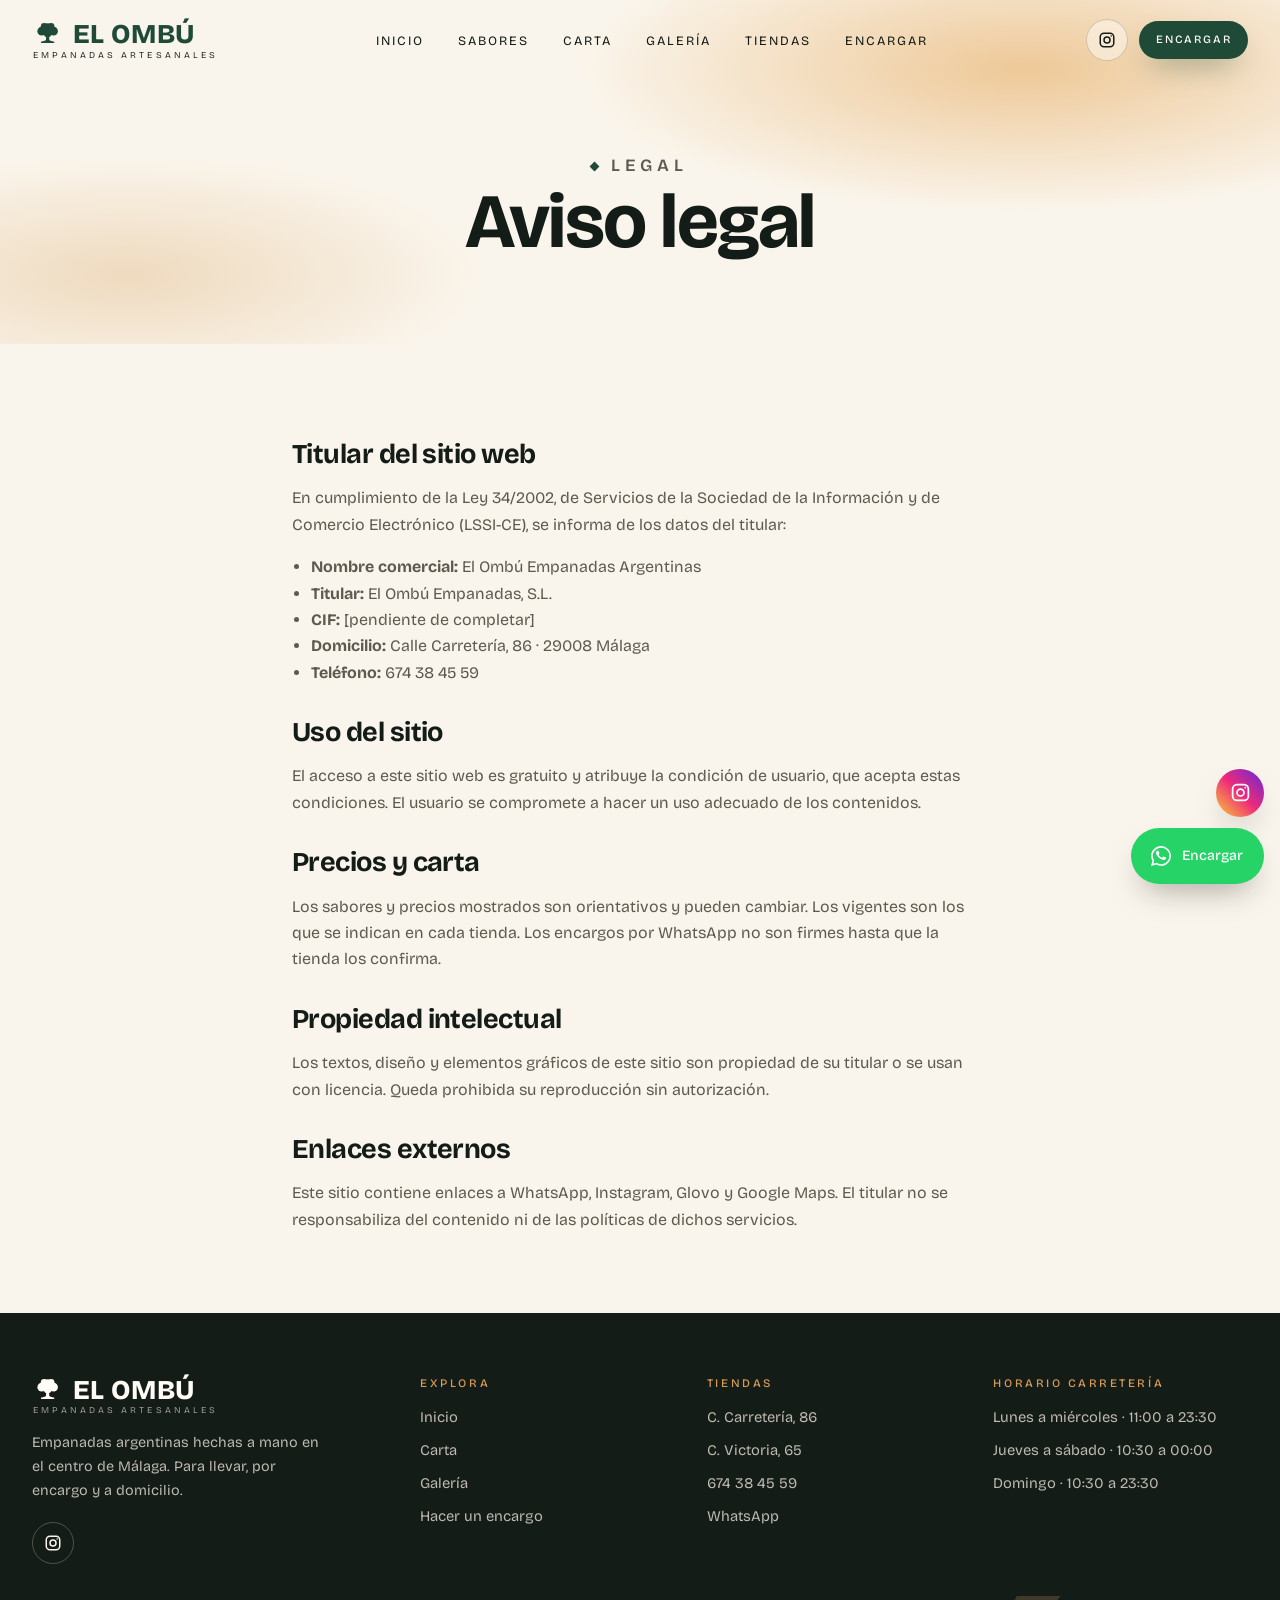
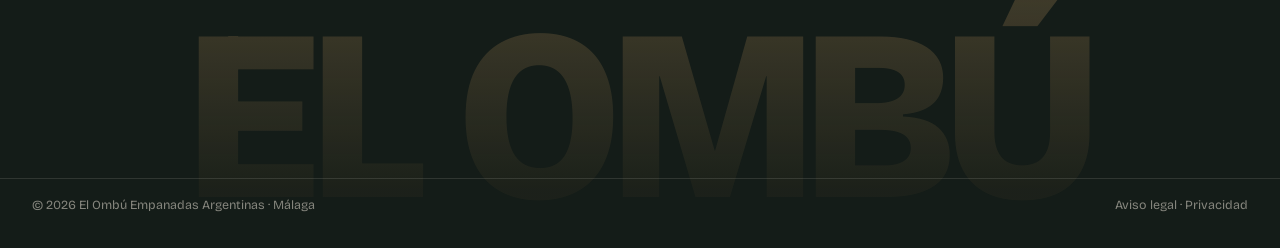
<file: aviso-legal.html>
<!doctype html>
<html lang="es">
<head>
<meta charset="UTF-8" />
<meta name="viewport" content="width=device-width, initial-scale=1" />
<script>document.documentElement.classList.add("js");</script>
<title>Aviso legal | El Ombú Empanadas Argentinas</title>
<meta name="description" content="Aviso legal del sitio web de El Ombú Empanadas Argentinas, Málaga." />
<link rel="canonical" href="https://empanadas-argentinas-two.vercel.app/aviso-legal.html" />
<meta name="robots" content="noindex" />
<meta name="theme-color" content="#141c18" />

<meta property="og:type" content="website" />
<meta property="og:title" content="Aviso legal | El Ombú Empanadas Argentinas" />
<meta property="og:description" content="Aviso legal del sitio web de El Ombú Empanadas Argentinas, Málaga." />
<meta property="og:image" content="/assets/photos/caja-empanadas.jpg" />
<meta property="og:locale" content="es_ES" />
<meta name="twitter:card" content="summary_large_image" />

<link rel="icon" href="/assets/logo/favicon.svg" type="image/svg+xml" />
<link rel="apple-touch-icon" href="/assets/photos/caja-empanadas.jpg" />

<link rel="preload" href="assets/fonts/3y9K6as8bTXq_nANBjzKo3IeZx8z6up5BeSl9D4dj_x9PpZBMlGIInE.woff2" as="font" type="font/woff2" crossorigin>
<link rel="preload" href="assets/fonts/Wnz6HAc5bAfYB2Q7ZjYY.woff2" as="font" type="font/woff2" crossorigin>
<link rel="stylesheet" href="assets/fonts/fonts.css">

<link rel="stylesheet" href="/css/tokens.css" />
<link rel="stylesheet" href="/css/base.css" />
<link rel="stylesheet" href="/css/components.css" />
<link rel="stylesheet" href="/css/animations.css" />
<link rel="stylesheet" href="/css/ombu.css" />

</head>
<body>

<div class="scroll-progress" aria-hidden="true"></div>

<header class="header">
  <a href="/" class="brand" aria-label="El Ombú, inicio">
    <span class="brand__name"><svg class="brand__tree" viewBox="0 0 64 64" fill="currentColor" aria-hidden="true"><circle cx="32" cy="22" r="11"/><circle cx="20" cy="27" r="9"/><circle cx="44" cy="27" r="9"/><circle cx="25" cy="17" r="7"/><circle cx="39" cy="17" r="7"/><circle cx="32" cy="31" r="8"/><path d="M29.5 32h5l1 13c3 2 7 3 10 3v3H18.5v-3c3 0 7-1 10-3z"/></svg>El Ombú</span>
    <span class="brand__tag">Empanadas artesanales</span>
  </a>
  <nav class="header__nav" id="siteNav">
    <a href="/">Inicio</a>
    <a href="/#sabores">Sabores</a>
    <a href="/carta.html">Carta</a>
    <a href="/galeria.html">Galería</a>
    <a href="/#tiendas">Tiendas</a>
    <a href="/encargar.html">Encargar</a>
  </nav>
  <div class="header__actions">
    <a class="icon-btn" href="https://www.instagram.com/elombuempanadas/" target="_blank" rel="noopener" aria-label="Instagram de El Ombú"><svg viewBox="0 0 24 24" fill="none" stroke="currentColor" stroke-width="2" aria-hidden="true"><rect x="3" y="3" width="18" height="18" rx="5"/><circle cx="12" cy="12" r="4"/><circle cx="17.5" cy="6.5" r="1" fill="currentColor" stroke="none"/></svg></a>
    <a class="btn btn--rojo btn--sm" href="/encargar.html" data-magnetic>Encargar</a>
    <button class="header__nav-toggle" aria-label="Abrir menú" aria-expanded="false" aria-controls="siteNav"><span></span></button>
  </div>
</header>

<main>
<section class="page-hero">
  <div class="container"><p class="eyebrow">Legal</p><h1>Aviso legal</h1></div>
</section>
<section class="section section--tight">
  <div class="container legal">
    <h2>Titular del sitio web</h2>
    <p>En cumplimiento de la Ley 34/2002, de Servicios de la Sociedad de la Información y de Comercio Electrónico (LSSI-CE), se informa de los datos del titular:</p>
    <ul>
      <li><strong>Nombre comercial:</strong> El Ombú Empanadas Argentinas</li>
      <li><strong>Titular:</strong> El Ombú Empanadas, S.L.</li>
      <li><strong>CIF:</strong> [pendiente de completar]</li>
      <li><strong>Domicilio:</strong> Calle Carretería, 86 · 29008 Málaga</li>
      <li><strong>Teléfono:</strong> 674 38 45 59</li>
    </ul>
    <h2>Uso del sitio</h2>
    <p>El acceso a este sitio web es gratuito y atribuye la condición de usuario, que acepta estas condiciones. El usuario se compromete a hacer un uso adecuado de los contenidos.</p>
    <h2>Precios y carta</h2>
    <p>Los sabores y precios mostrados son orientativos y pueden cambiar. Los vigentes son los que se indican en cada tienda. Los encargos por WhatsApp no son firmes hasta que la tienda los confirma.</p>
    <h2>Propiedad intelectual</h2>
    <p>Los textos, diseño y elementos gráficos de este sitio son propiedad de su titular o se usan con licencia. Queda prohibida su reproducción sin autorización.</p>
    <h2>Enlaces externos</h2>
    <p>Este sitio contiene enlaces a WhatsApp, Instagram, Glovo y Google Maps. El titular no se responsabiliza del contenido ni de las políticas de dichos servicios.</p>
  </div>
</section>
</main>


<footer class="footer">
  <div class="container footer__grid">
    <div class="footer__brand">
      <a href="/" class="brand"><span class="brand__name"><svg class="brand__tree" viewBox="0 0 64 64" fill="currentColor" aria-hidden="true"><circle cx="32" cy="22" r="11"/><circle cx="20" cy="27" r="9"/><circle cx="44" cy="27" r="9"/><circle cx="25" cy="17" r="7"/><circle cx="39" cy="17" r="7"/><circle cx="32" cy="31" r="8"/><path d="M29.5 32h5l1 13c3 2 7 3 10 3v3H18.5v-3c3 0 7-1 10-3z"/></svg>El Ombú</span><span class="brand__tag">Empanadas artesanales</span></a>
      <p>Empanadas argentinas hechas a mano en el centro de Málaga. Para llevar, por encargo y a domicilio.</p>
      <div class="footer__social">
        <a class="icon-btn" href="https://www.instagram.com/elombuempanadas/" target="_blank" rel="noopener" aria-label="Instagram"><svg viewBox="0 0 24 24" fill="none" stroke="currentColor" stroke-width="2" aria-hidden="true"><rect x="3" y="3" width="18" height="18" rx="5"/><circle cx="12" cy="12" r="4"/><circle cx="17.5" cy="6.5" r="1" fill="currentColor" stroke="none"/></svg></a>
      </div>
    </div>
    <div>
      <h4>Explora</h4>
      <ul>
        <li><a href="/">Inicio</a></li>
        <li><a href="/carta.html">Carta</a></li>
        <li><a href="/galeria.html">Galería</a></li>
        <li><a href="/encargar.html">Hacer un encargo</a></li>
      </ul>
    </div>
    <div>
      <h4>Tiendas</h4>
      <ul>
        <li><a href="https://www.google.com/maps/search/?api=1&amp;query=El+Omb%C3%BA+Empanadas+Argentinas+Carreter%C3%ADa+86+M%C3%A1laga" target="_blank" rel="noopener">C. Carretería, 86</a></li>
        <li><a href="https://www.google.com/maps/search/?api=1&amp;query=El+Omb%C3%BA+Empanadas+Argentinas+Calle+Victoria+65+M%C3%A1laga" target="_blank" rel="noopener">C. Victoria, 65</a></li>
        <li><a href="tel:+34674384559">674 38 45 59</a></li>
        <li><a data-wa href="https://api.whatsapp.com/send?phone=34674384559">WhatsApp</a></li>
      </ul>
    </div>
    <div>
      <h4>Horario Carretería</h4>
      <ul>
        <li>Lunes a miércoles · 11:00 a 23:30</li>
        <li>Jueves a sábado · 10:30 a 00:00</li>
        <li>Domingo · 10:30 a 23:30</li>
      </ul>
    </div>
  </div>
  <span class="footer__wordmark" aria-hidden="true">El Ombú</span>
  <div class="container footer__bottom">
    <span>© <span data-year></span> El Ombú Empanadas Argentinas · Málaga</span>
    <span><a href="/aviso-legal.html">Aviso legal</a> · <a href="/politica-privacidad.html">Privacidad</a></span>
  </div>
</footer>

<div class="float-stack">
  <a class="float-btn float-btn--ig" href="https://www.instagram.com/elombuempanadas/" target="_blank" rel="noopener" aria-label="Instagram"><svg viewBox="0 0 24 24" fill="none" stroke="currentColor" stroke-width="2" aria-hidden="true"><rect x="3" y="3" width="18" height="18" rx="5"/><circle cx="12" cy="12" r="4"/><circle cx="17.5" cy="6.5" r="1" fill="currentColor" stroke="none"/></svg></a>
  <a class="float-btn float-btn--wa" data-wa href="https://api.whatsapp.com/send?phone=34674384559" aria-label="Encargar por WhatsApp"><svg class="icon-wa" viewBox="0 0 24 24" aria-hidden="true"><path d="M12.04 2C6.58 2 2.13 6.45 2.13 11.91c0 1.75.46 3.45 1.32 4.95L2 22l5.25-1.38a9.9 9.9 0 0 0 4.79 1.22h.01c5.46 0 9.91-4.45 9.91-9.91 0-2.65-1.03-5.14-2.9-7.01A9.82 9.82 0 0 0 12.04 2m0 1.67a8.2 8.2 0 0 1 5.83 2.42 8.18 8.18 0 0 1 2.41 5.82c0 4.54-3.7 8.24-8.25 8.24a8.2 8.2 0 0 1-4.19-1.15l-.3-.18-3.12.82.83-3.04-.19-.31a8.18 8.18 0 0 1-1.26-4.37c0-4.55 3.7-8.25 8.24-8.25M8.53 6.7c-.16 0-.42.06-.64.3-.22.24-.85.83-.85 2.02 0 1.19.87 2.34.99 2.5.12.16 1.7 2.72 4.2 3.7 2.07.82 2.49.66 2.94.62.45-.04 1.45-.59 1.65-1.16.2-.57.2-1.06.14-1.16-.06-.1-.22-.16-.46-.28-.24-.12-1.45-.72-1.68-.8-.22-.08-.39-.12-.55.12-.16.24-.63.8-.77.97-.14.16-.28.18-.52.06-.24-.12-1.02-.38-1.94-1.2-.72-.64-1.2-1.43-1.34-1.67-.14-.24-.02-.37.1-.49.11-.11.24-.28.36-.42.12-.14.16-.24.24-.4.08-.16.04-.3-.02-.42-.06-.12-.55-1.32-.75-1.81-.2-.48-.4-.42-.55-.42h-.47Z"/></svg><span>Encargar</span></a>
</div>

<script src="/js/whatsapp.js" defer></script>
<script src="/js/main.js" defer></script>
</body>
</html>
</file>
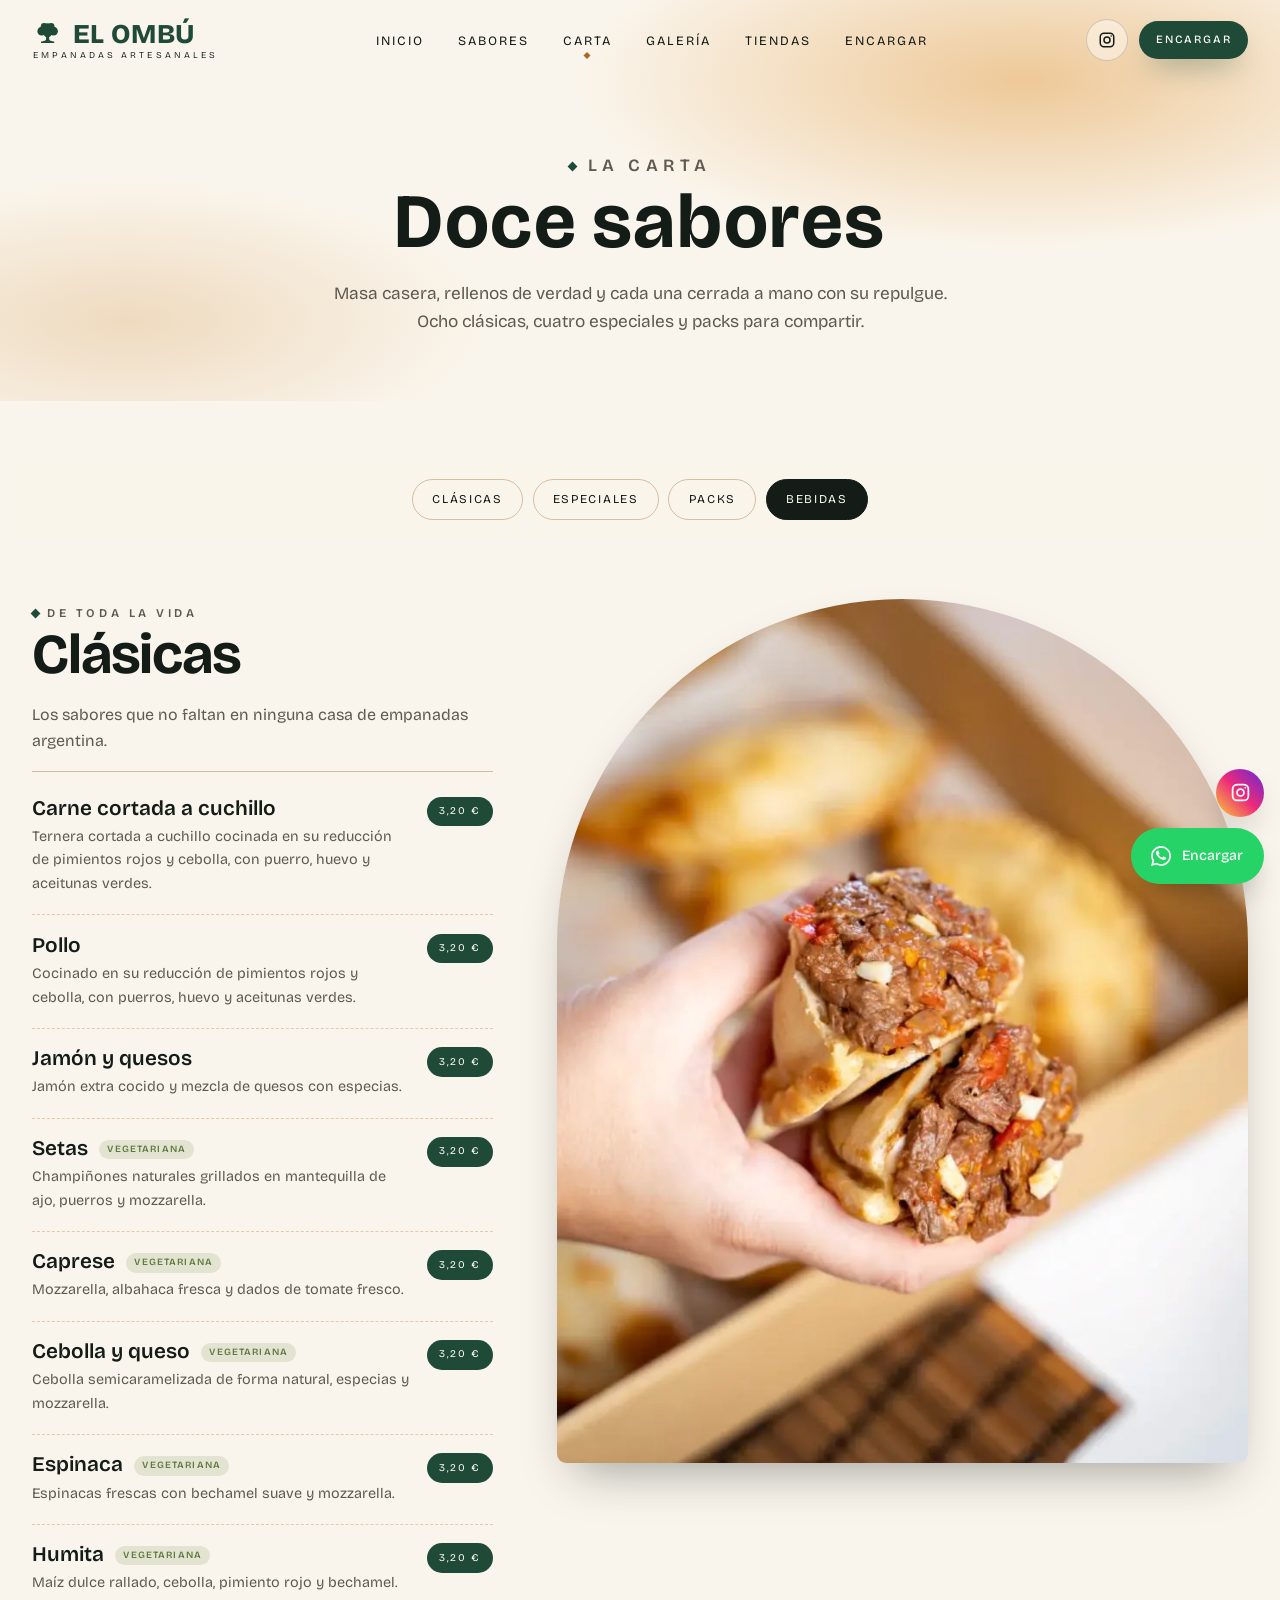
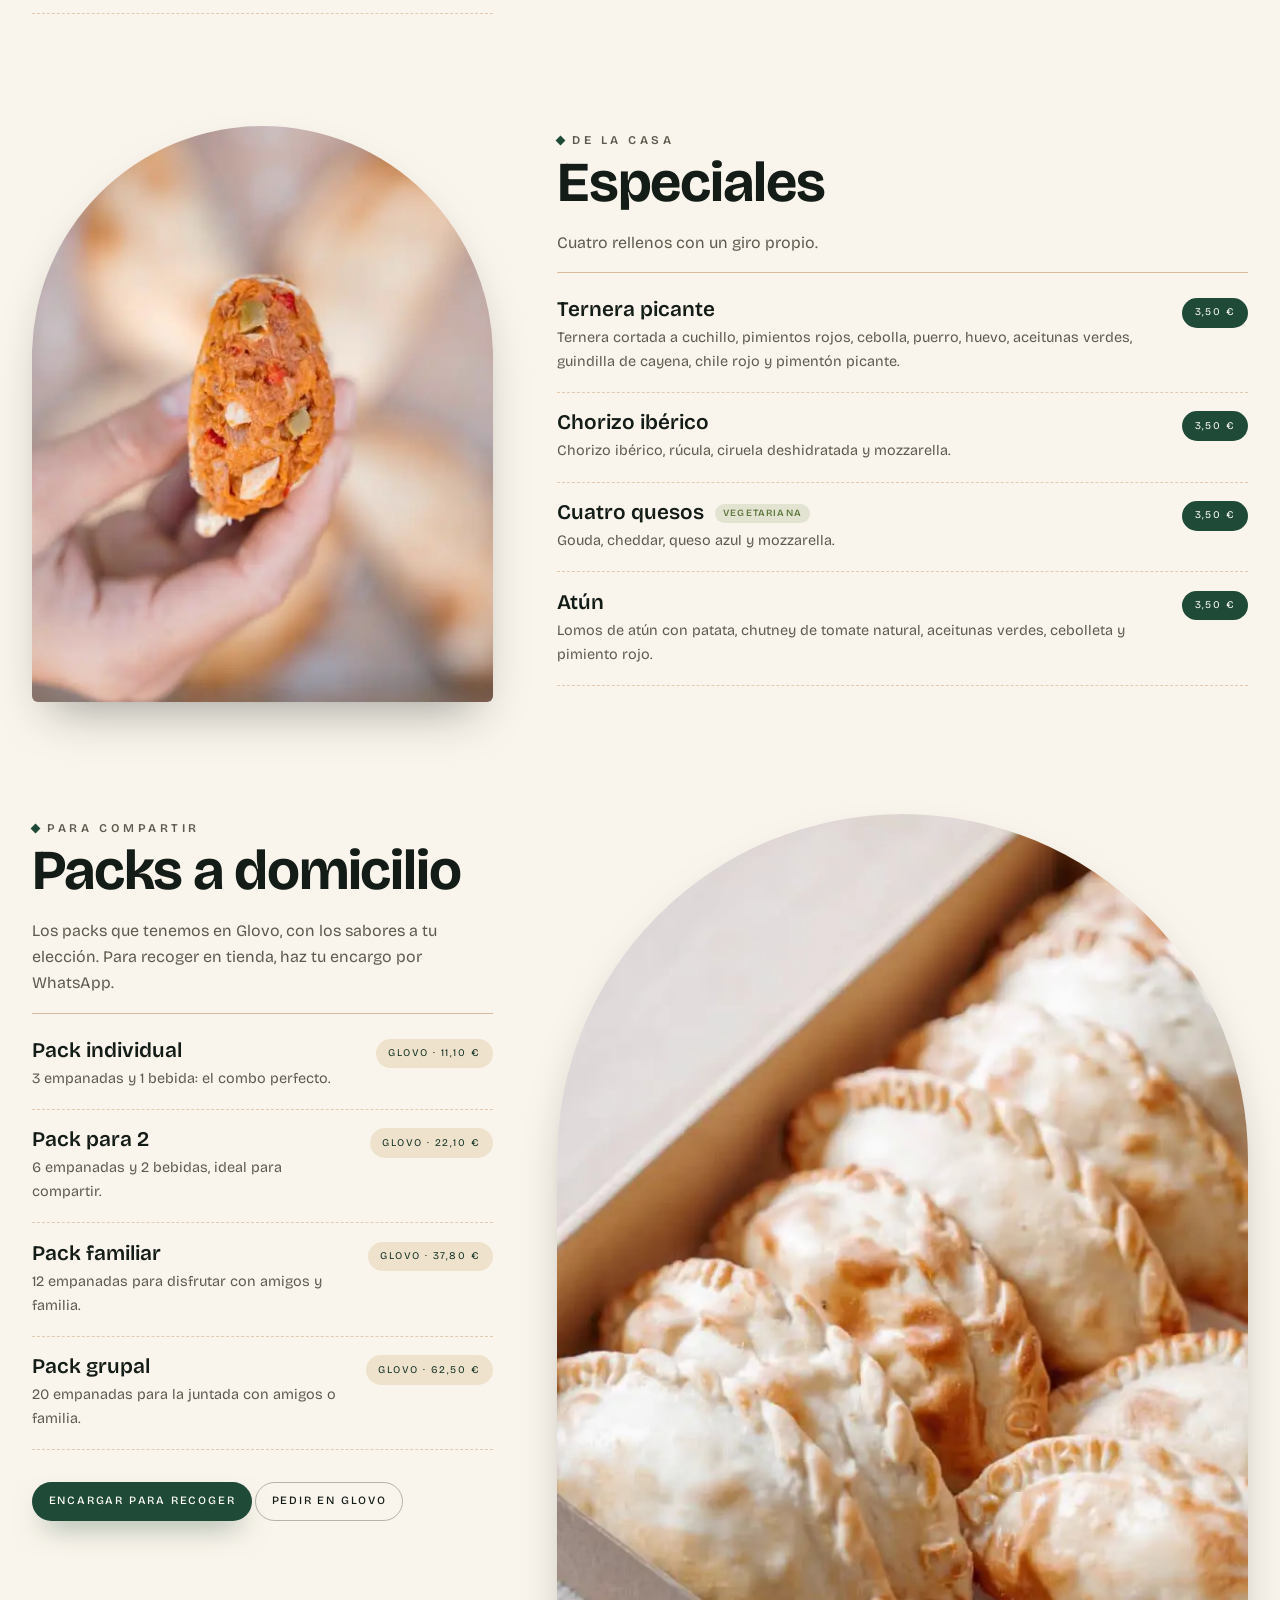
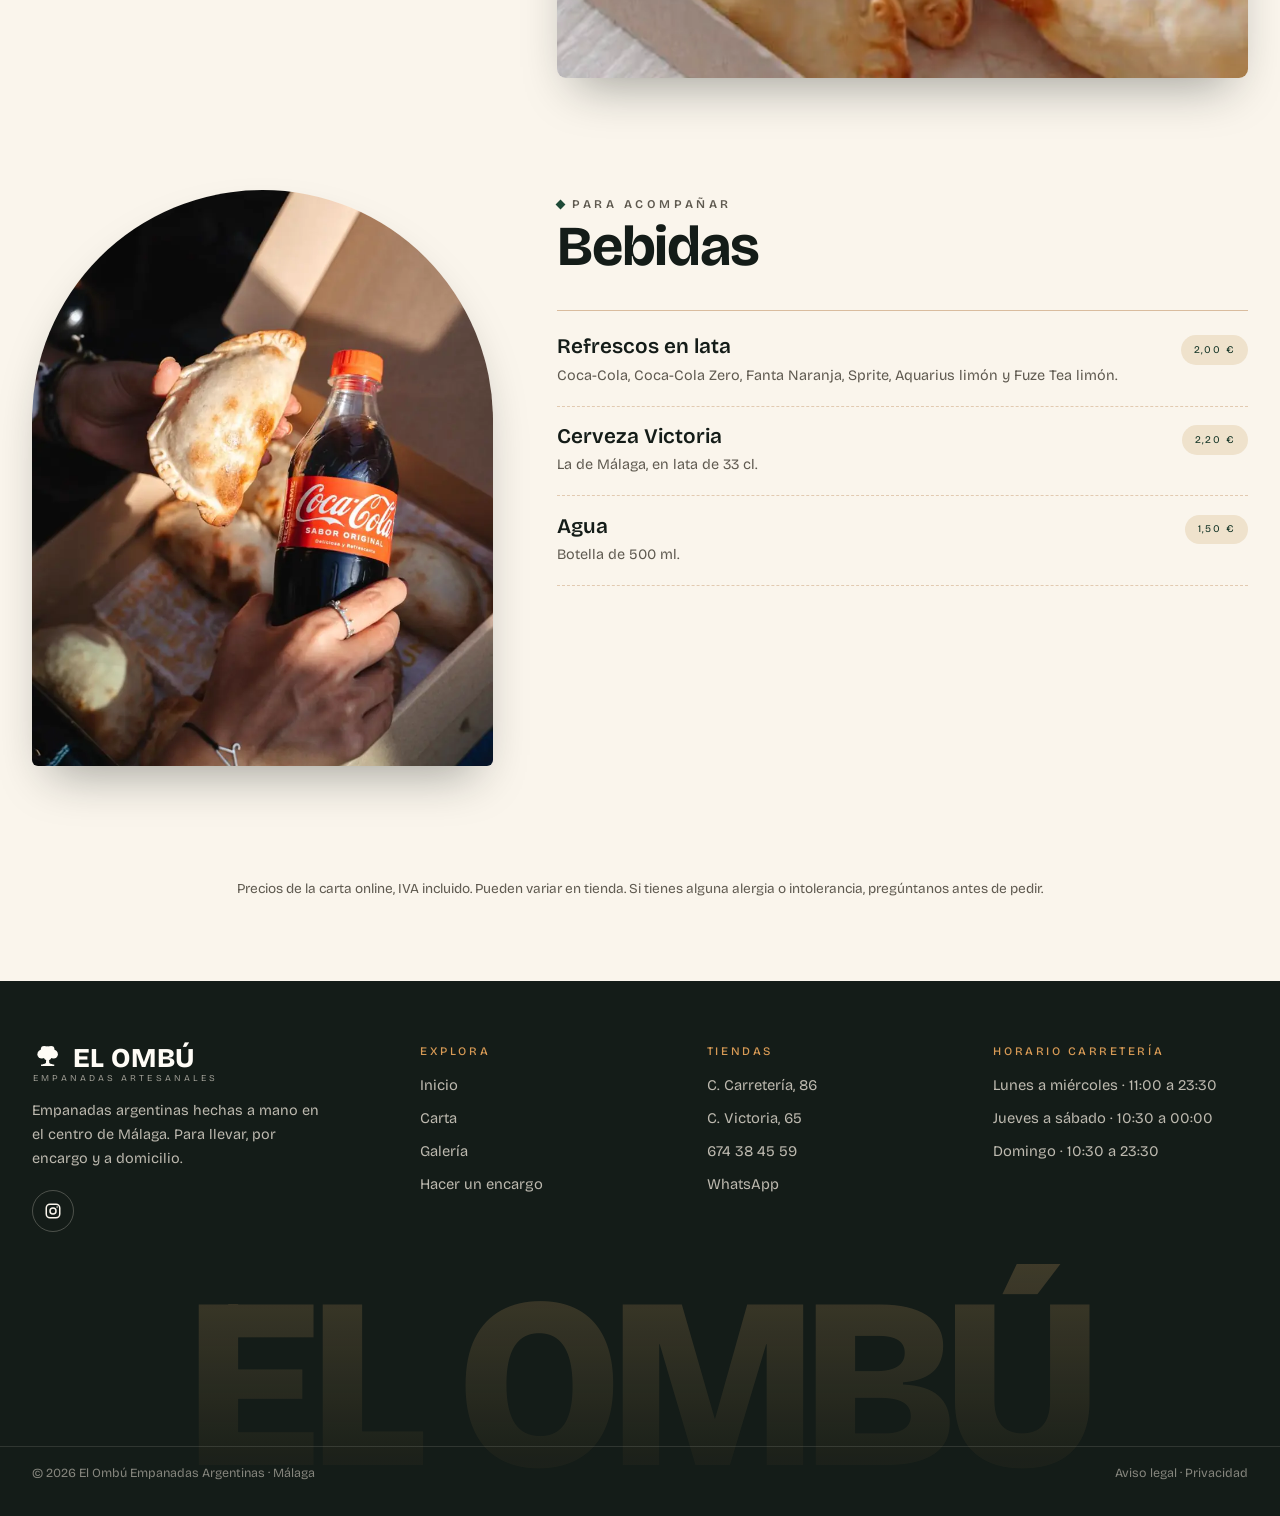
<file: carta.html>
<!doctype html>
<html lang="es">
<head>
<meta charset="UTF-8" />
<meta name="viewport" content="width=device-width, initial-scale=1" />
<script>document.documentElement.classList.add("js");</script>
<title>Carta de empanadas argentinas | El Ombú Málaga</title>
<meta name="description" content="Carta de El Ombú: ocho empanadas clásicas a 3,20 € y cuatro especiales a 3,50 €. Carne cortada a cuchillo, ternera picante, humita, chorizo ibérico, caprese y más. Packs para compartir y bebidas." />
<link rel="canonical" href="https://empanadas-argentinas-two.vercel.app/carta.html" />
<meta name="theme-color" content="#141c18" />

<meta property="og:type" content="website" />
<meta property="og:title" content="Carta de empanadas argentinas | El Ombú Málaga" />
<meta property="og:description" content="Carta de El Ombú: ocho empanadas clásicas a 3,20 € y cuatro especiales a 3,50 €. Carne cortada a cuchillo, ternera picante, humita, chorizo ibérico, caprese y más. Packs para compartir y bebidas." />
<meta property="og:image" content="/assets/photos/caja-empanadas.jpg" />
<meta property="og:locale" content="es_ES" />
<meta name="twitter:card" content="summary_large_image" />

<link rel="icon" href="/assets/logo/favicon.svg" type="image/svg+xml" />
<link rel="apple-touch-icon" href="/assets/photos/caja-empanadas.jpg" />

<link rel="preload" href="assets/fonts/3y9K6as8bTXq_nANBjzKo3IeZx8z6up5BeSl9D4dj_x9PpZBMlGIInE.woff2" as="font" type="font/woff2" crossorigin>
<link rel="preload" href="assets/fonts/Wnz6HAc5bAfYB2Q7ZjYY.woff2" as="font" type="font/woff2" crossorigin>
<link rel="stylesheet" href="assets/fonts/fonts.css">

<link rel="stylesheet" href="/css/tokens.css" />
<link rel="stylesheet" href="/css/base.css" />
<link rel="stylesheet" href="/css/components.css" />
<link rel="stylesheet" href="/css/animations.css" />
<link rel="stylesheet" href="/css/ombu.css" />

</head>
<body>

<div class="scroll-progress" aria-hidden="true"></div>

<header class="header">
  <a href="/" class="brand" aria-label="El Ombú, inicio">
    <span class="brand__name"><svg class="brand__tree" viewBox="0 0 64 64" fill="currentColor" aria-hidden="true"><circle cx="32" cy="22" r="11"/><circle cx="20" cy="27" r="9"/><circle cx="44" cy="27" r="9"/><circle cx="25" cy="17" r="7"/><circle cx="39" cy="17" r="7"/><circle cx="32" cy="31" r="8"/><path d="M29.5 32h5l1 13c3 2 7 3 10 3v3H18.5v-3c3 0 7-1 10-3z"/></svg>El Ombú</span>
    <span class="brand__tag">Empanadas artesanales</span>
  </a>
  <nav class="header__nav" id="siteNav">
    <a href="/">Inicio</a>
    <a href="/#sabores">Sabores</a>
    <a href="/carta.html" aria-current="page">Carta</a>
    <a href="/galeria.html">Galería</a>
    <a href="/#tiendas">Tiendas</a>
    <a href="/encargar.html">Encargar</a>
  </nav>
  <div class="header__actions">
    <a class="icon-btn" href="https://www.instagram.com/elombuempanadas/" target="_blank" rel="noopener" aria-label="Instagram de El Ombú"><svg viewBox="0 0 24 24" fill="none" stroke="currentColor" stroke-width="2" aria-hidden="true"><rect x="3" y="3" width="18" height="18" rx="5"/><circle cx="12" cy="12" r="4"/><circle cx="17.5" cy="6.5" r="1" fill="currentColor" stroke="none"/></svg></a>
    <a class="btn btn--rojo btn--sm" href="/encargar.html" data-magnetic>Encargar</a>
    <button class="header__nav-toggle" aria-label="Abrir menú" aria-expanded="false" aria-controls="siteNav"><span></span></button>
  </div>
</header>

<main>
<section class="page-hero">
  <div class="container">
    <p class="eyebrow">La carta</p>
    <h1 data-letters>Doce sabores</h1>
    <p>Masa casera, rellenos de verdad y cada una cerrada a mano con su repulgue. Ocho clásicas, cuatro especiales y packs para compartir.</p>
  </div>
</section>

<section class="section section--tight">
  <div class="container">
    <nav class="menu-nav" aria-label="Secciones de la carta">
      <a href="#clasicas">Clásicas</a><a href="#especiales">Especiales</a><a href="#packs">Packs</a><a href="#bebidas">Bebidas</a>
    </nav>

    <div class="menu-section reveal" id="clasicas">
      <div class="menu-section__media"><img src="/assets/photos/ternera.webp" alt="Empanada de carne cortada a cuchillo abierta sobre su caja" loading="lazy" /></div>
      <div>
        <div class="menu-section__head"><p class="eyebrow">De toda la vida</p><h2>Clásicas</h2><p>Los sabores que no faltan en ninguna casa de empanadas argentina.</p></div>
        <div class="menu-item"><div><div class="menu-item__name">Carne cortada a cuchillo</div><p class="menu-item__desc">Ternera cortada a cuchillo cocinada en su reducción de pimientos rojos y cebolla, con puerro, huevo y aceitunas verdes.</p></div><span class="menu-item__tag menu-item__tag--rojo">3,20&nbsp;€</span></div>
        <div class="menu-item"><div><div class="menu-item__name">Pollo</div><p class="menu-item__desc">Cocinado en su reducción de pimientos rojos y cebolla, con puerros, huevo y aceitunas verdes.</p></div><span class="menu-item__tag menu-item__tag--rojo">3,20&nbsp;€</span></div>
        <div class="menu-item"><div><div class="menu-item__name">Jamón y quesos</div><p class="menu-item__desc">Jamón extra cocido y mezcla de quesos con especias.</p></div><span class="menu-item__tag menu-item__tag--rojo">3,20&nbsp;€</span></div>
        <div class="menu-item"><div><div class="menu-item__name">Setas <span class="veg">vegetariana</span></div><p class="menu-item__desc">Champiñones naturales grillados en mantequilla de ajo, puerros y mozzarella.</p></div><span class="menu-item__tag menu-item__tag--rojo">3,20&nbsp;€</span></div>
        <div class="menu-item"><div><div class="menu-item__name">Caprese <span class="veg">vegetariana</span></div><p class="menu-item__desc">Mozzarella, albahaca fresca y dados de tomate fresco.</p></div><span class="menu-item__tag menu-item__tag--rojo">3,20&nbsp;€</span></div>
        <div class="menu-item"><div><div class="menu-item__name">Cebolla y queso <span class="veg">vegetariana</span></div><p class="menu-item__desc">Cebolla semicaramelizada de forma natural, especias y mozzarella.</p></div><span class="menu-item__tag menu-item__tag--rojo">3,20&nbsp;€</span></div>
        <div class="menu-item"><div><div class="menu-item__name">Espinaca <span class="veg">vegetariana</span></div><p class="menu-item__desc">Espinacas frescas con bechamel suave y mozzarella.</p></div><span class="menu-item__tag menu-item__tag--rojo">3,20&nbsp;€</span></div>
        <div class="menu-item"><div><div class="menu-item__name">Humita <span class="veg">vegetariana</span></div><p class="menu-item__desc">Maíz dulce rallado, cebolla, pimiento rojo y bechamel.</p></div><span class="menu-item__tag menu-item__tag--rojo">3,20&nbsp;€</span></div>
      </div>
    </div>

    <div class="menu-section reveal" id="especiales">
      <div class="menu-section__media"><img src="/assets/photos/atun.webp" alt="Empanada de atún abierta al aire libre" loading="lazy" /></div>
      <div>
        <div class="menu-section__head"><p class="eyebrow">De la casa</p><h2>Especiales</h2><p>Cuatro rellenos con un giro propio.</p></div>
        <div class="menu-item"><div><div class="menu-item__name">Ternera picante</div><p class="menu-item__desc">Ternera cortada a cuchillo, pimientos rojos, cebolla, puerro, huevo, aceitunas verdes, guindilla de cayena, chile rojo y pimentón picante.</p></div><span class="menu-item__tag menu-item__tag--rojo">3,50&nbsp;€</span></div>
        <div class="menu-item"><div><div class="menu-item__name">Chorizo ibérico</div><p class="menu-item__desc">Chorizo ibérico, rúcula, ciruela deshidratada y mozzarella.</p></div><span class="menu-item__tag menu-item__tag--rojo">3,50&nbsp;€</span></div>
        <div class="menu-item"><div><div class="menu-item__name">Cuatro quesos <span class="veg">vegetariana</span></div><p class="menu-item__desc">Gouda, cheddar, queso azul y mozzarella.</p></div><span class="menu-item__tag menu-item__tag--rojo">3,50&nbsp;€</span></div>
        <div class="menu-item"><div><div class="menu-item__name">Atún</div><p class="menu-item__desc">Lomos de atún con patata, chutney de tomate natural, aceitunas verdes, cebolleta y pimiento rojo.</p></div><span class="menu-item__tag menu-item__tag--rojo">3,50&nbsp;€</span></div>
      </div>
    </div>

    <div class="menu-section reveal" id="packs">
      <div class="menu-section__media"><img src="/assets/photos/caja-empanadas.webp" alt="Caja con veinte empanadas" loading="lazy" /></div>
      <div>
        <div class="menu-section__head"><p class="eyebrow">Para compartir</p><h2>Packs a domicilio</h2><p>Los packs que tenemos en Glovo, con los sabores a tu elección. Para recoger en tienda, haz tu encargo por WhatsApp.</p></div>
        <div class="menu-item"><div><div class="menu-item__name">Pack individual</div><p class="menu-item__desc">3 empanadas y 1 bebida: el combo perfecto.</p></div><span class="menu-item__tag">Glovo · 11,10&nbsp;€</span></div>
        <div class="menu-item"><div><div class="menu-item__name">Pack para 2</div><p class="menu-item__desc">6 empanadas y 2 bebidas, ideal para compartir.</p></div><span class="menu-item__tag">Glovo · 22,10&nbsp;€</span></div>
        <div class="menu-item"><div><div class="menu-item__name">Pack familiar</div><p class="menu-item__desc">12 empanadas para disfrutar con amigos y familia.</p></div><span class="menu-item__tag">Glovo · 37,80&nbsp;€</span></div>
        <div class="menu-item"><div><div class="menu-item__name">Pack grupal</div><p class="menu-item__desc">20 empanadas para la juntada con amigos o familia.</p></div><span class="menu-item__tag">Glovo · 62,50&nbsp;€</span></div>
        <p class="menu-note" style="text-align:left"><a class="btn btn--rojo btn--sm" href="/encargar.html">Encargar para recoger</a> <a class="btn btn--outline btn--sm" href="https://glovoapp.com/es/es/malaga/stores/el-ombu-empanadas-argentinas-malaga" target="_blank" rel="noopener">Pedir en Glovo</a></p>
      </div>
    </div>

    <div class="menu-section reveal" id="bebidas">
      <div class="menu-section__media"><img src="/assets/photos/combo.webp" alt="Empanada con un refresco" loading="lazy" /></div>
      <div>
        <div class="menu-section__head"><p class="eyebrow">Para acompañar</p><h2>Bebidas</h2></div>
        <div class="menu-item"><div><div class="menu-item__name">Refrescos en lata</div><p class="menu-item__desc">Coca-Cola, Coca-Cola Zero, Fanta Naranja, Sprite, Aquarius limón y Fuze Tea limón.</p></div><span class="menu-item__tag">2,00&nbsp;€</span></div>
        <div class="menu-item"><div><div class="menu-item__name">Cerveza Victoria</div><p class="menu-item__desc">La de Málaga, en lata de 33&nbsp;cl.</p></div><span class="menu-item__tag">2,20&nbsp;€</span></div>
        <div class="menu-item"><div><div class="menu-item__name">Agua</div><p class="menu-item__desc">Botella de 500&nbsp;ml.</p></div><span class="menu-item__tag">1,50&nbsp;€</span></div>
      </div>
    </div>

    <p class="menu-note">Precios de la carta online, IVA incluido. Pueden variar en tienda. Si tienes alguna alergia o intolerancia, pregúntanos antes de pedir.</p>
  </div>
</section>
</main>


<footer class="footer">
  <div class="container footer__grid">
    <div class="footer__brand">
      <a href="/" class="brand"><span class="brand__name"><svg class="brand__tree" viewBox="0 0 64 64" fill="currentColor" aria-hidden="true"><circle cx="32" cy="22" r="11"/><circle cx="20" cy="27" r="9"/><circle cx="44" cy="27" r="9"/><circle cx="25" cy="17" r="7"/><circle cx="39" cy="17" r="7"/><circle cx="32" cy="31" r="8"/><path d="M29.5 32h5l1 13c3 2 7 3 10 3v3H18.5v-3c3 0 7-1 10-3z"/></svg>El Ombú</span><span class="brand__tag">Empanadas artesanales</span></a>
      <p>Empanadas argentinas hechas a mano en el centro de Málaga. Para llevar, por encargo y a domicilio.</p>
      <div class="footer__social">
        <a class="icon-btn" href="https://www.instagram.com/elombuempanadas/" target="_blank" rel="noopener" aria-label="Instagram"><svg viewBox="0 0 24 24" fill="none" stroke="currentColor" stroke-width="2" aria-hidden="true"><rect x="3" y="3" width="18" height="18" rx="5"/><circle cx="12" cy="12" r="4"/><circle cx="17.5" cy="6.5" r="1" fill="currentColor" stroke="none"/></svg></a>
      </div>
    </div>
    <div>
      <h4>Explora</h4>
      <ul>
        <li><a href="/">Inicio</a></li>
        <li><a href="/carta.html">Carta</a></li>
        <li><a href="/galeria.html">Galería</a></li>
        <li><a href="/encargar.html">Hacer un encargo</a></li>
      </ul>
    </div>
    <div>
      <h4>Tiendas</h4>
      <ul>
        <li><a href="https://www.google.com/maps/search/?api=1&amp;query=El+Omb%C3%BA+Empanadas+Argentinas+Carreter%C3%ADa+86+M%C3%A1laga" target="_blank" rel="noopener">C. Carretería, 86</a></li>
        <li><a href="https://www.google.com/maps/search/?api=1&amp;query=El+Omb%C3%BA+Empanadas+Argentinas+Calle+Victoria+65+M%C3%A1laga" target="_blank" rel="noopener">C. Victoria, 65</a></li>
        <li><a href="tel:+34674384559">674 38 45 59</a></li>
        <li><a data-wa href="https://api.whatsapp.com/send?phone=34674384559">WhatsApp</a></li>
      </ul>
    </div>
    <div>
      <h4>Horario Carretería</h4>
      <ul>
        <li>Lunes a miércoles · 11:00 a 23:30</li>
        <li>Jueves a sábado · 10:30 a 00:00</li>
        <li>Domingo · 10:30 a 23:30</li>
      </ul>
    </div>
  </div>
  <span class="footer__wordmark" aria-hidden="true">El Ombú</span>
  <div class="container footer__bottom">
    <span>© <span data-year></span> El Ombú Empanadas Argentinas · Málaga</span>
    <span><a href="/aviso-legal.html">Aviso legal</a> · <a href="/politica-privacidad.html">Privacidad</a></span>
  </div>
</footer>

<div class="float-stack">
  <a class="float-btn float-btn--ig" href="https://www.instagram.com/elombuempanadas/" target="_blank" rel="noopener" aria-label="Instagram"><svg viewBox="0 0 24 24" fill="none" stroke="currentColor" stroke-width="2" aria-hidden="true"><rect x="3" y="3" width="18" height="18" rx="5"/><circle cx="12" cy="12" r="4"/><circle cx="17.5" cy="6.5" r="1" fill="currentColor" stroke="none"/></svg></a>
  <a class="float-btn float-btn--wa" data-wa href="https://api.whatsapp.com/send?phone=34674384559" aria-label="Encargar por WhatsApp"><svg class="icon-wa" viewBox="0 0 24 24" aria-hidden="true"><path d="M12.04 2C6.58 2 2.13 6.45 2.13 11.91c0 1.75.46 3.45 1.32 4.95L2 22l5.25-1.38a9.9 9.9 0 0 0 4.79 1.22h.01c5.46 0 9.91-4.45 9.91-9.91 0-2.65-1.03-5.14-2.9-7.01A9.82 9.82 0 0 0 12.04 2m0 1.67a8.2 8.2 0 0 1 5.83 2.42 8.18 8.18 0 0 1 2.41 5.82c0 4.54-3.7 8.24-8.25 8.24a8.2 8.2 0 0 1-4.19-1.15l-.3-.18-3.12.82.83-3.04-.19-.31a8.18 8.18 0 0 1-1.26-4.37c0-4.55 3.7-8.25 8.24-8.25M8.53 6.7c-.16 0-.42.06-.64.3-.22.24-.85.83-.85 2.02 0 1.19.87 2.34.99 2.5.12.16 1.7 2.72 4.2 3.7 2.07.82 2.49.66 2.94.62.45-.04 1.45-.59 1.65-1.16.2-.57.2-1.06.14-1.16-.06-.1-.22-.16-.46-.28-.24-.12-1.45-.72-1.68-.8-.22-.08-.39-.12-.55.12-.16.24-.63.8-.77.97-.14.16-.28.18-.52.06-.24-.12-1.02-.38-1.94-1.2-.72-.64-1.2-1.43-1.34-1.67-.14-.24-.02-.37.1-.49.11-.11.24-.28.36-.42.12-.14.16-.24.24-.4.08-.16.04-.3-.02-.42-.06-.12-.55-1.32-.75-1.81-.2-.48-.4-.42-.55-.42h-.47Z"/></svg><span>Encargar</span></a>
</div>

<script src="/js/whatsapp.js" defer></script>
<script src="/js/main.js" defer></script>
</body>
</html>
</file>
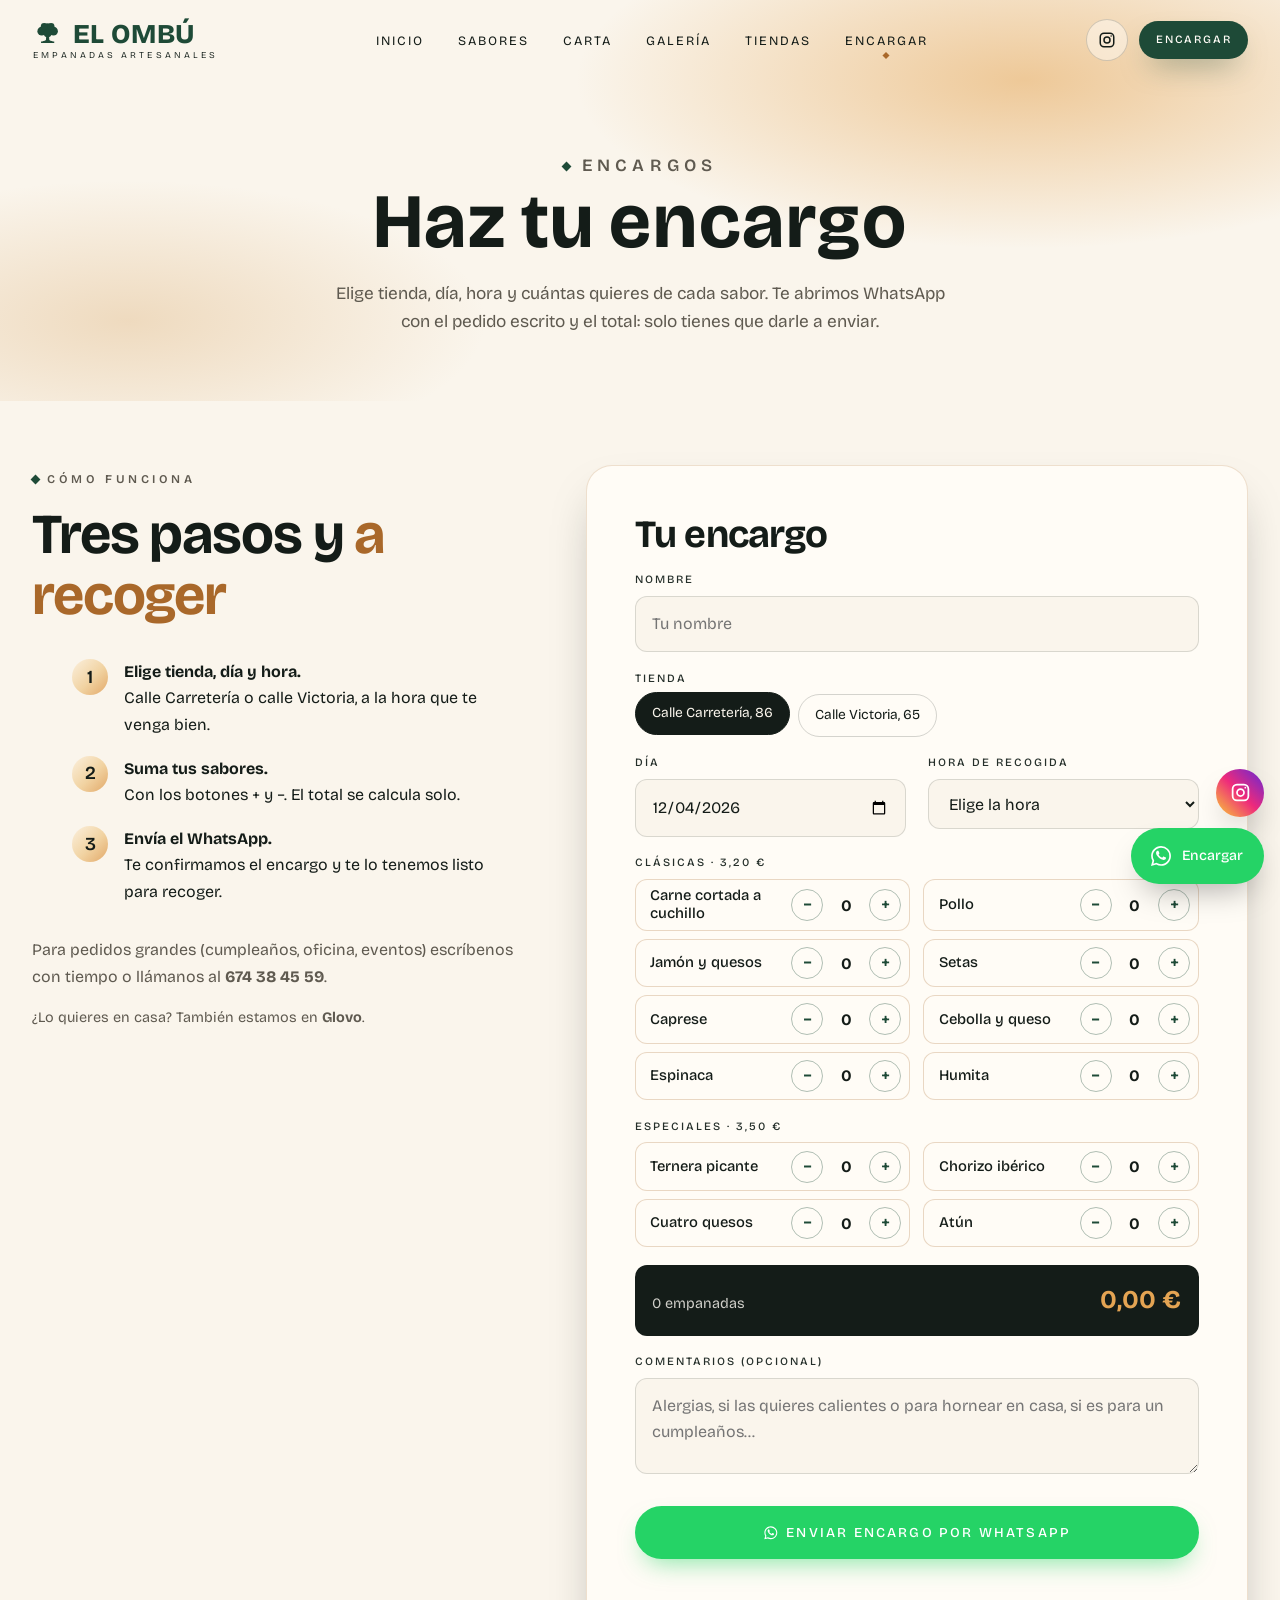
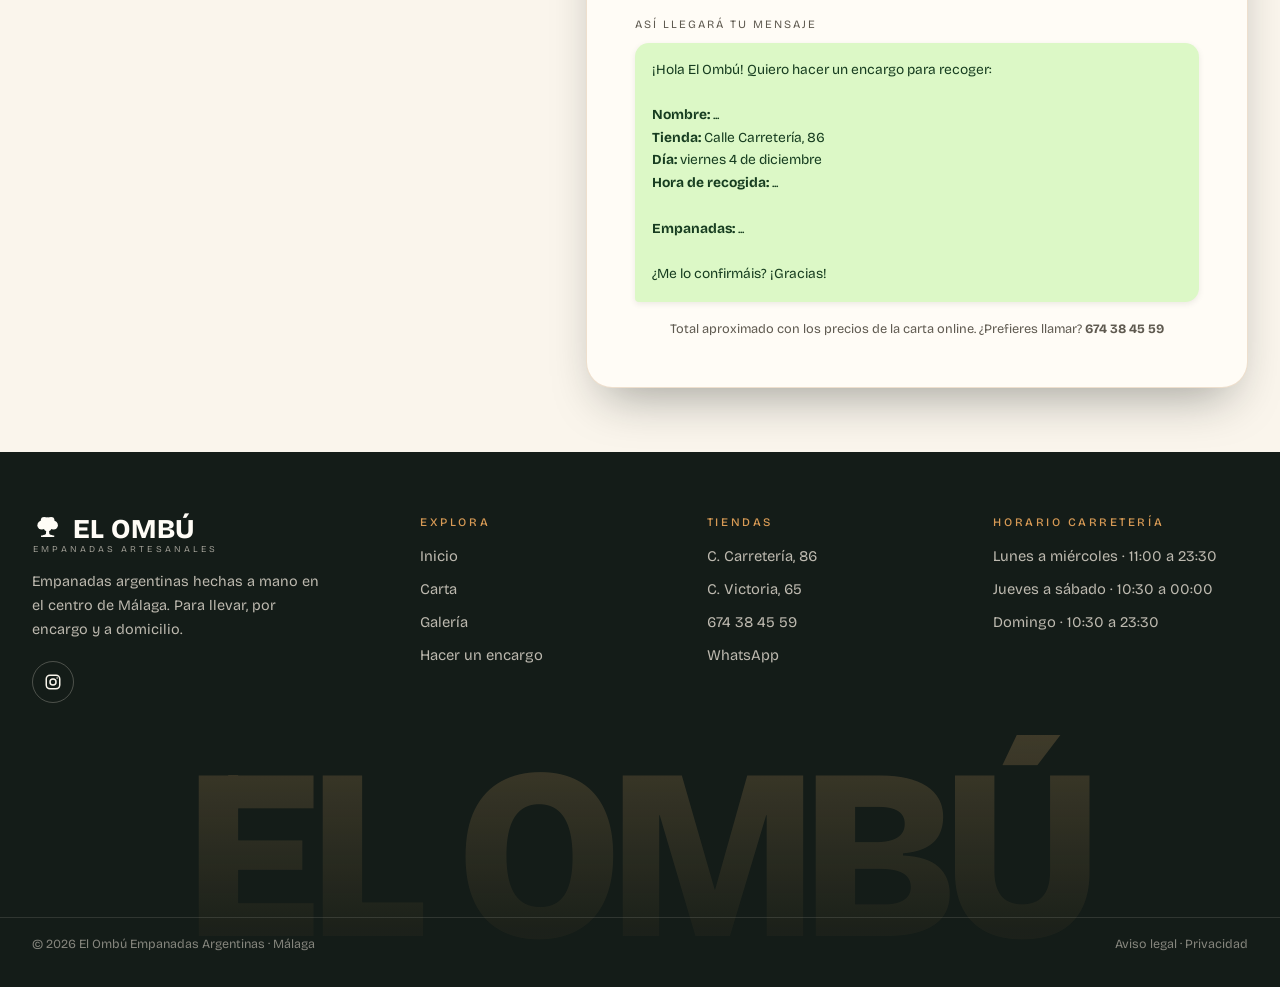
<file: encargar.html>
<!doctype html>
<html lang="es">
<head>
<meta charset="UTF-8" />
<meta name="viewport" content="width=device-width, initial-scale=1" />
<script>document.documentElement.classList.add("js");</script>
<title>Encargar empanadas por WhatsApp | El Ombú Málaga</title>
<meta name="description" content="Haz tu encargo de empanadas argentinas en El Ombú: elige tienda (Carretería o Victoria), día, hora de recogida y cuántas de cada sabor. Te llega el mensaje de WhatsApp listo para enviar." />
<link rel="canonical" href="https://empanadas-argentinas-two.vercel.app/encargar.html" />
<meta name="theme-color" content="#141c18" />

<meta property="og:type" content="website" />
<meta property="og:title" content="Encargar empanadas por WhatsApp | El Ombú Málaga" />
<meta property="og:description" content="Haz tu encargo de empanadas argentinas en El Ombú: elige tienda (Carretería o Victoria), día, hora de recogida y cuántas de cada sabor. Te llega el mensaje de WhatsApp listo para enviar." />
<meta property="og:image" content="/assets/photos/caja-empanadas.jpg" />
<meta property="og:locale" content="es_ES" />
<meta name="twitter:card" content="summary_large_image" />

<link rel="icon" href="/assets/logo/favicon.svg" type="image/svg+xml" />
<link rel="apple-touch-icon" href="/assets/photos/caja-empanadas.jpg" />

<link rel="preload" href="assets/fonts/3y9K6as8bTXq_nANBjzKo3IeZx8z6up5BeSl9D4dj_x9PpZBMlGIInE.woff2" as="font" type="font/woff2" crossorigin>
<link rel="preload" href="assets/fonts/Wnz6HAc5bAfYB2Q7ZjYY.woff2" as="font" type="font/woff2" crossorigin>
<link rel="stylesheet" href="assets/fonts/fonts.css">

<link rel="stylesheet" href="/css/tokens.css" />
<link rel="stylesheet" href="/css/base.css" />
<link rel="stylesheet" href="/css/components.css" />
<link rel="stylesheet" href="/css/animations.css" />
<link rel="stylesheet" href="/css/ombu.css" />

</head>
<body>

<div class="scroll-progress" aria-hidden="true"></div>

<header class="header">
  <a href="/" class="brand" aria-label="El Ombú, inicio">
    <span class="brand__name"><svg class="brand__tree" viewBox="0 0 64 64" fill="currentColor" aria-hidden="true"><circle cx="32" cy="22" r="11"/><circle cx="20" cy="27" r="9"/><circle cx="44" cy="27" r="9"/><circle cx="25" cy="17" r="7"/><circle cx="39" cy="17" r="7"/><circle cx="32" cy="31" r="8"/><path d="M29.5 32h5l1 13c3 2 7 3 10 3v3H18.5v-3c3 0 7-1 10-3z"/></svg>El Ombú</span>
    <span class="brand__tag">Empanadas artesanales</span>
  </a>
  <nav class="header__nav" id="siteNav">
    <a href="/">Inicio</a>
    <a href="/#sabores">Sabores</a>
    <a href="/carta.html">Carta</a>
    <a href="/galeria.html">Galería</a>
    <a href="/#tiendas">Tiendas</a>
    <a href="/encargar.html" aria-current="page">Encargar</a>
  </nav>
  <div class="header__actions">
    <a class="icon-btn" href="https://www.instagram.com/elombuempanadas/" target="_blank" rel="noopener" aria-label="Instagram de El Ombú"><svg viewBox="0 0 24 24" fill="none" stroke="currentColor" stroke-width="2" aria-hidden="true"><rect x="3" y="3" width="18" height="18" rx="5"/><circle cx="12" cy="12" r="4"/><circle cx="17.5" cy="6.5" r="1" fill="currentColor" stroke="none"/></svg></a>
    <a class="btn btn--rojo btn--sm" href="/encargar.html" data-magnetic>Encargar</a>
    <button class="header__nav-toggle" aria-label="Abrir menú" aria-expanded="false" aria-controls="siteNav"><span></span></button>
  </div>
</header>

<main>
<section class="page-hero">
  <div class="container">
    <p class="eyebrow">Encargos</p>
    <h1 data-letters>Haz tu encargo</h1>
    <p>Elige tienda, día, hora y cuántas quieres de cada sabor. Te abrimos WhatsApp con el pedido escrito y el total: solo tienes que darle a enviar.</p>
  </div>
</section>

<section class="section section--tight">
  <div class="container reserve-wrap">
    <aside class="reserve-aside reveal">
      <p class="eyebrow">Cómo funciona</p>
      <h2>Tres pasos y <em>a recoger</em></h2>
      <ol class="reserve-steps">
        <li><div><strong>Elige tienda, día y hora.</strong><br />Calle Carretería o calle Victoria, a la hora que te venga bien.</div></li>
        <li><div><strong>Suma tus sabores.</strong><br />Con los botones + y −. El total se calcula solo.</div></li>
        <li><div><strong>Envía el WhatsApp.</strong><br />Te confirmamos el encargo y te lo tenemos listo para recoger.</div></li>
      </ol>
      <p>Para pedidos grandes (cumpleaños, oficina, eventos) escríbenos con tiempo o llámanos al <a href="tel:+34674384559"><strong>674 38 45 59</strong></a>.</p>
      <p class="reserve-aside__small">¿Lo quieres en casa? También estamos en <a href="https://glovoapp.com/es/es/malaga/stores/el-ombu-empanadas-argentinas-malaga" target="_blank" rel="noopener"><strong>Glovo</strong></a>.</p>
    </aside>

    <form class="reserve-form js-order-form reveal-3d" novalidate>
      <h2>Tu encargo</h2>
      <div class="reserve-form__grid">
        <div class="field reserve-form__full">
          <label for="r-nombre">Nombre</label>
          <input id="r-nombre" name="nombre" type="text" autocomplete="name" placeholder="Tu nombre" required />
        </div>
        <div class="field reserve-form__full">
          <span class="field__label">Tienda</span>
          <div class="chips">
            <label class="chip"><input type="radio" name="tienda" value="carreteria" checked /><span>Calle Carretería, 86</span></label>
            <label class="chip"><input type="radio" name="tienda" value="victoria" /><span>Calle Victoria, 65</span></label>
          </div>
        </div>
        <div class="field">
          <label for="r-fecha">Día</label>
          <input id="r-fecha" name="fecha" type="date" required />
        </div>
        <div class="field">
          <label for="r-hora">Hora de recogida</label>
          <select id="r-hora" name="hora" required><option value="">Elige la hora</option></select>
        </div>

        <div class="field reserve-form__full">
          <span class="field__label">Clásicas · 3,20&nbsp;€</span>
          <div class="flavors">
            <div class="flavor" data-name="Carne cortada a cuchillo" data-price="3.20"><span class="flavor__name">Carne cortada a cuchillo</span><div class="flavor__qty"><button type="button" data-step="-1" aria-label="Quitar una de carne">−</button><input type="number" min="0" max="99" value="0" inputmode="numeric" aria-label="Carne cortada a cuchillo" /><button type="button" data-step="1" aria-label="Añadir una de carne">+</button></div></div>
            <div class="flavor" data-name="Pollo" data-price="3.20"><span class="flavor__name">Pollo</span><div class="flavor__qty"><button type="button" data-step="-1" aria-label="Quitar una de pollo">−</button><input type="number" min="0" max="99" value="0" inputmode="numeric" aria-label="Pollo" /><button type="button" data-step="1" aria-label="Añadir una de pollo">+</button></div></div>
            <div class="flavor" data-name="Jamón y quesos" data-price="3.20"><span class="flavor__name">Jamón y quesos</span><div class="flavor__qty"><button type="button" data-step="-1" aria-label="Quitar una de jamón y quesos">−</button><input type="number" min="0" max="99" value="0" inputmode="numeric" aria-label="Jamón y quesos" /><button type="button" data-step="1" aria-label="Añadir una de jamón y quesos">+</button></div></div>
            <div class="flavor" data-name="Setas" data-price="3.20"><span class="flavor__name">Setas</span><div class="flavor__qty"><button type="button" data-step="-1" aria-label="Quitar una de setas">−</button><input type="number" min="0" max="99" value="0" inputmode="numeric" aria-label="Setas" /><button type="button" data-step="1" aria-label="Añadir una de setas">+</button></div></div>
            <div class="flavor" data-name="Caprese" data-price="3.20"><span class="flavor__name">Caprese</span><div class="flavor__qty"><button type="button" data-step="-1" aria-label="Quitar una caprese">−</button><input type="number" min="0" max="99" value="0" inputmode="numeric" aria-label="Caprese" /><button type="button" data-step="1" aria-label="Añadir una caprese">+</button></div></div>
            <div class="flavor" data-name="Cebolla y queso" data-price="3.20"><span class="flavor__name">Cebolla y queso</span><div class="flavor__qty"><button type="button" data-step="-1" aria-label="Quitar una de cebolla y queso">−</button><input type="number" min="0" max="99" value="0" inputmode="numeric" aria-label="Cebolla y queso" /><button type="button" data-step="1" aria-label="Añadir una de cebolla y queso">+</button></div></div>
            <div class="flavor" data-name="Espinaca" data-price="3.20"><span class="flavor__name">Espinaca</span><div class="flavor__qty"><button type="button" data-step="-1" aria-label="Quitar una de espinaca">−</button><input type="number" min="0" max="99" value="0" inputmode="numeric" aria-label="Espinaca" /><button type="button" data-step="1" aria-label="Añadir una de espinaca">+</button></div></div>
            <div class="flavor" data-name="Humita" data-price="3.20"><span class="flavor__name">Humita</span><div class="flavor__qty"><button type="button" data-step="-1" aria-label="Quitar una de humita">−</button><input type="number" min="0" max="99" value="0" inputmode="numeric" aria-label="Humita" /><button type="button" data-step="1" aria-label="Añadir una de humita">+</button></div></div>
          </div>
        </div>
        <div class="field reserve-form__full">
          <span class="field__label">Especiales · 3,50&nbsp;€</span>
          <div class="flavors">
            <div class="flavor" data-name="Ternera picante" data-price="3.50"><span class="flavor__name">Ternera picante</span><div class="flavor__qty"><button type="button" data-step="-1" aria-label="Quitar una de ternera picante">−</button><input type="number" min="0" max="99" value="0" inputmode="numeric" aria-label="Ternera picante" /><button type="button" data-step="1" aria-label="Añadir una de ternera picante">+</button></div></div>
            <div class="flavor" data-name="Chorizo ibérico" data-price="3.50"><span class="flavor__name">Chorizo ibérico</span><div class="flavor__qty"><button type="button" data-step="-1" aria-label="Quitar una de chorizo ibérico">−</button><input type="number" min="0" max="99" value="0" inputmode="numeric" aria-label="Chorizo ibérico" /><button type="button" data-step="1" aria-label="Añadir una de chorizo ibérico">+</button></div></div>
            <div class="flavor" data-name="Cuatro quesos" data-price="3.50"><span class="flavor__name">Cuatro quesos</span><div class="flavor__qty"><button type="button" data-step="-1" aria-label="Quitar una de cuatro quesos">−</button><input type="number" min="0" max="99" value="0" inputmode="numeric" aria-label="Cuatro quesos" /><button type="button" data-step="1" aria-label="Añadir una de cuatro quesos">+</button></div></div>
            <div class="flavor" data-name="Atún" data-price="3.50"><span class="flavor__name">Atún</span><div class="flavor__qty"><button type="button" data-step="-1" aria-label="Quitar una de atún">−</button><input type="number" min="0" max="99" value="0" inputmode="numeric" aria-label="Atún" /><button type="button" data-step="1" aria-label="Añadir una de atún">+</button></div></div>
          </div>
        </div>
        <div class="order-total reserve-form__full" aria-live="polite">
          <span data-order-count>0 empanadas</span>
          <strong data-order-total>0,00 €</strong>
        </div>
        <div class="field reserve-form__full">
          <label for="r-notas">Comentarios (opcional)</label>
          <textarea id="r-notas" name="notas" placeholder="Alergias, si las quieres calientes o para hornear en casa, si es para un cumpleaños..."></textarea>
        </div>
      </div>
      <button class="btn btn--wa reserve-form__submit" type="submit"><svg class="icon-wa" viewBox="0 0 24 24" aria-hidden="true"><path d="M12.04 2C6.58 2 2.13 6.45 2.13 11.91c0 1.75.46 3.45 1.32 4.95L2 22l5.25-1.38a9.9 9.9 0 0 0 4.79 1.22h.01c5.46 0 9.91-4.45 9.91-9.91 0-2.65-1.03-5.14-2.9-7.01A9.82 9.82 0 0 0 12.04 2m0 1.67a8.2 8.2 0 0 1 5.83 2.42 8.18 8.18 0 0 1 2.41 5.82c0 4.54-3.7 8.24-8.25 8.24a8.2 8.2 0 0 1-4.19-1.15l-.3-.18-3.12.82.83-3.04-.19-.31a8.18 8.18 0 0 1-1.26-4.37c0-4.55 3.7-8.25 8.24-8.25M8.53 6.7c-.16 0-.42.06-.64.3-.22.24-.85.83-.85 2.02 0 1.19.87 2.34.99 2.5.12.16 1.7 2.72 4.2 3.7 2.07.82 2.49.66 2.94.62.45-.04 1.45-.59 1.65-1.16.2-.57.2-1.06.14-1.16-.06-.1-.22-.16-.46-.28-.24-.12-1.45-.72-1.68-.8-.22-.08-.39-.12-.55.12-.16.24-.63.8-.77.97-.14.16-.28.18-.52.06-.24-.12-1.02-.38-1.94-1.2-.72-.64-1.2-1.43-1.34-1.67-.14-.24-.02-.37.1-.49.11-.11.24-.28.36-.42.12-.14.16-.24.24-.4.08-.16.04-.3-.02-.42-.06-.12-.55-1.32-.75-1.81-.2-.48-.4-.42-.55-.42h-.47Z"/></svg> Enviar encargo por WhatsApp</button>
      <p class="reserve-form__error" role="alert"></p>
      <p class="reserve-form__preview-label">Así llegará tu mensaje</p>
      <div class="reserve-form__preview" aria-live="polite"></div>
      <p class="reserve-form__note">Total aproximado con los precios de la carta online. ¿Prefieres llamar? <a href="tel:+34674384559"><strong>674 38 45 59</strong></a></p>
    </form>
  </div>
</section>
</main>


<footer class="footer">
  <div class="container footer__grid">
    <div class="footer__brand">
      <a href="/" class="brand"><span class="brand__name"><svg class="brand__tree" viewBox="0 0 64 64" fill="currentColor" aria-hidden="true"><circle cx="32" cy="22" r="11"/><circle cx="20" cy="27" r="9"/><circle cx="44" cy="27" r="9"/><circle cx="25" cy="17" r="7"/><circle cx="39" cy="17" r="7"/><circle cx="32" cy="31" r="8"/><path d="M29.5 32h5l1 13c3 2 7 3 10 3v3H18.5v-3c3 0 7-1 10-3z"/></svg>El Ombú</span><span class="brand__tag">Empanadas artesanales</span></a>
      <p>Empanadas argentinas hechas a mano en el centro de Málaga. Para llevar, por encargo y a domicilio.</p>
      <div class="footer__social">
        <a class="icon-btn" href="https://www.instagram.com/elombuempanadas/" target="_blank" rel="noopener" aria-label="Instagram"><svg viewBox="0 0 24 24" fill="none" stroke="currentColor" stroke-width="2" aria-hidden="true"><rect x="3" y="3" width="18" height="18" rx="5"/><circle cx="12" cy="12" r="4"/><circle cx="17.5" cy="6.5" r="1" fill="currentColor" stroke="none"/></svg></a>
      </div>
    </div>
    <div>
      <h4>Explora</h4>
      <ul>
        <li><a href="/">Inicio</a></li>
        <li><a href="/carta.html">Carta</a></li>
        <li><a href="/galeria.html">Galería</a></li>
        <li><a href="/encargar.html">Hacer un encargo</a></li>
      </ul>
    </div>
    <div>
      <h4>Tiendas</h4>
      <ul>
        <li><a href="https://www.google.com/maps/search/?api=1&amp;query=El+Omb%C3%BA+Empanadas+Argentinas+Carreter%C3%ADa+86+M%C3%A1laga" target="_blank" rel="noopener">C. Carretería, 86</a></li>
        <li><a href="https://www.google.com/maps/search/?api=1&amp;query=El+Omb%C3%BA+Empanadas+Argentinas+Calle+Victoria+65+M%C3%A1laga" target="_blank" rel="noopener">C. Victoria, 65</a></li>
        <li><a href="tel:+34674384559">674 38 45 59</a></li>
        <li><a data-wa href="https://api.whatsapp.com/send?phone=34674384559">WhatsApp</a></li>
      </ul>
    </div>
    <div>
      <h4>Horario Carretería</h4>
      <ul>
        <li>Lunes a miércoles · 11:00 a 23:30</li>
        <li>Jueves a sábado · 10:30 a 00:00</li>
        <li>Domingo · 10:30 a 23:30</li>
      </ul>
    </div>
  </div>
  <span class="footer__wordmark" aria-hidden="true">El Ombú</span>
  <div class="container footer__bottom">
    <span>© <span data-year></span> El Ombú Empanadas Argentinas · Málaga</span>
    <span><a href="/aviso-legal.html">Aviso legal</a> · <a href="/politica-privacidad.html">Privacidad</a></span>
  </div>
</footer>

<div class="float-stack">
  <a class="float-btn float-btn--ig" href="https://www.instagram.com/elombuempanadas/" target="_blank" rel="noopener" aria-label="Instagram"><svg viewBox="0 0 24 24" fill="none" stroke="currentColor" stroke-width="2" aria-hidden="true"><rect x="3" y="3" width="18" height="18" rx="5"/><circle cx="12" cy="12" r="4"/><circle cx="17.5" cy="6.5" r="1" fill="currentColor" stroke="none"/></svg></a>
  <a class="float-btn float-btn--wa" data-wa href="https://api.whatsapp.com/send?phone=34674384559" aria-label="Encargar por WhatsApp"><svg class="icon-wa" viewBox="0 0 24 24" aria-hidden="true"><path d="M12.04 2C6.58 2 2.13 6.45 2.13 11.91c0 1.75.46 3.45 1.32 4.95L2 22l5.25-1.38a9.9 9.9 0 0 0 4.79 1.22h.01c5.46 0 9.91-4.45 9.91-9.91 0-2.65-1.03-5.14-2.9-7.01A9.82 9.82 0 0 0 12.04 2m0 1.67a8.2 8.2 0 0 1 5.83 2.42 8.18 8.18 0 0 1 2.41 5.82c0 4.54-3.7 8.24-8.25 8.24a8.2 8.2 0 0 1-4.19-1.15l-.3-.18-3.12.82.83-3.04-.19-.31a8.18 8.18 0 0 1-1.26-4.37c0-4.55 3.7-8.25 8.24-8.25M8.53 6.7c-.16 0-.42.06-.64.3-.22.24-.85.83-.85 2.02 0 1.19.87 2.34.99 2.5.12.16 1.7 2.72 4.2 3.7 2.07.82 2.49.66 2.94.62.45-.04 1.45-.59 1.65-1.16.2-.57.2-1.06.14-1.16-.06-.1-.22-.16-.46-.28-.24-.12-1.45-.72-1.68-.8-.22-.08-.39-.12-.55.12-.16.24-.63.8-.77.97-.14.16-.28.18-.52.06-.24-.12-1.02-.38-1.94-1.2-.72-.64-1.2-1.43-1.34-1.67-.14-.24-.02-.37.1-.49.11-.11.24-.28.36-.42.12-.14.16-.24.24-.4.08-.16.04-.3-.02-.42-.06-.12-.55-1.32-.75-1.81-.2-.48-.4-.42-.55-.42h-.47Z"/></svg><span>Encargar</span></a>
</div>

<script src="/js/whatsapp.js" defer></script>
<script src="/js/main.js" defer></script>
</body>
</html>
</file>
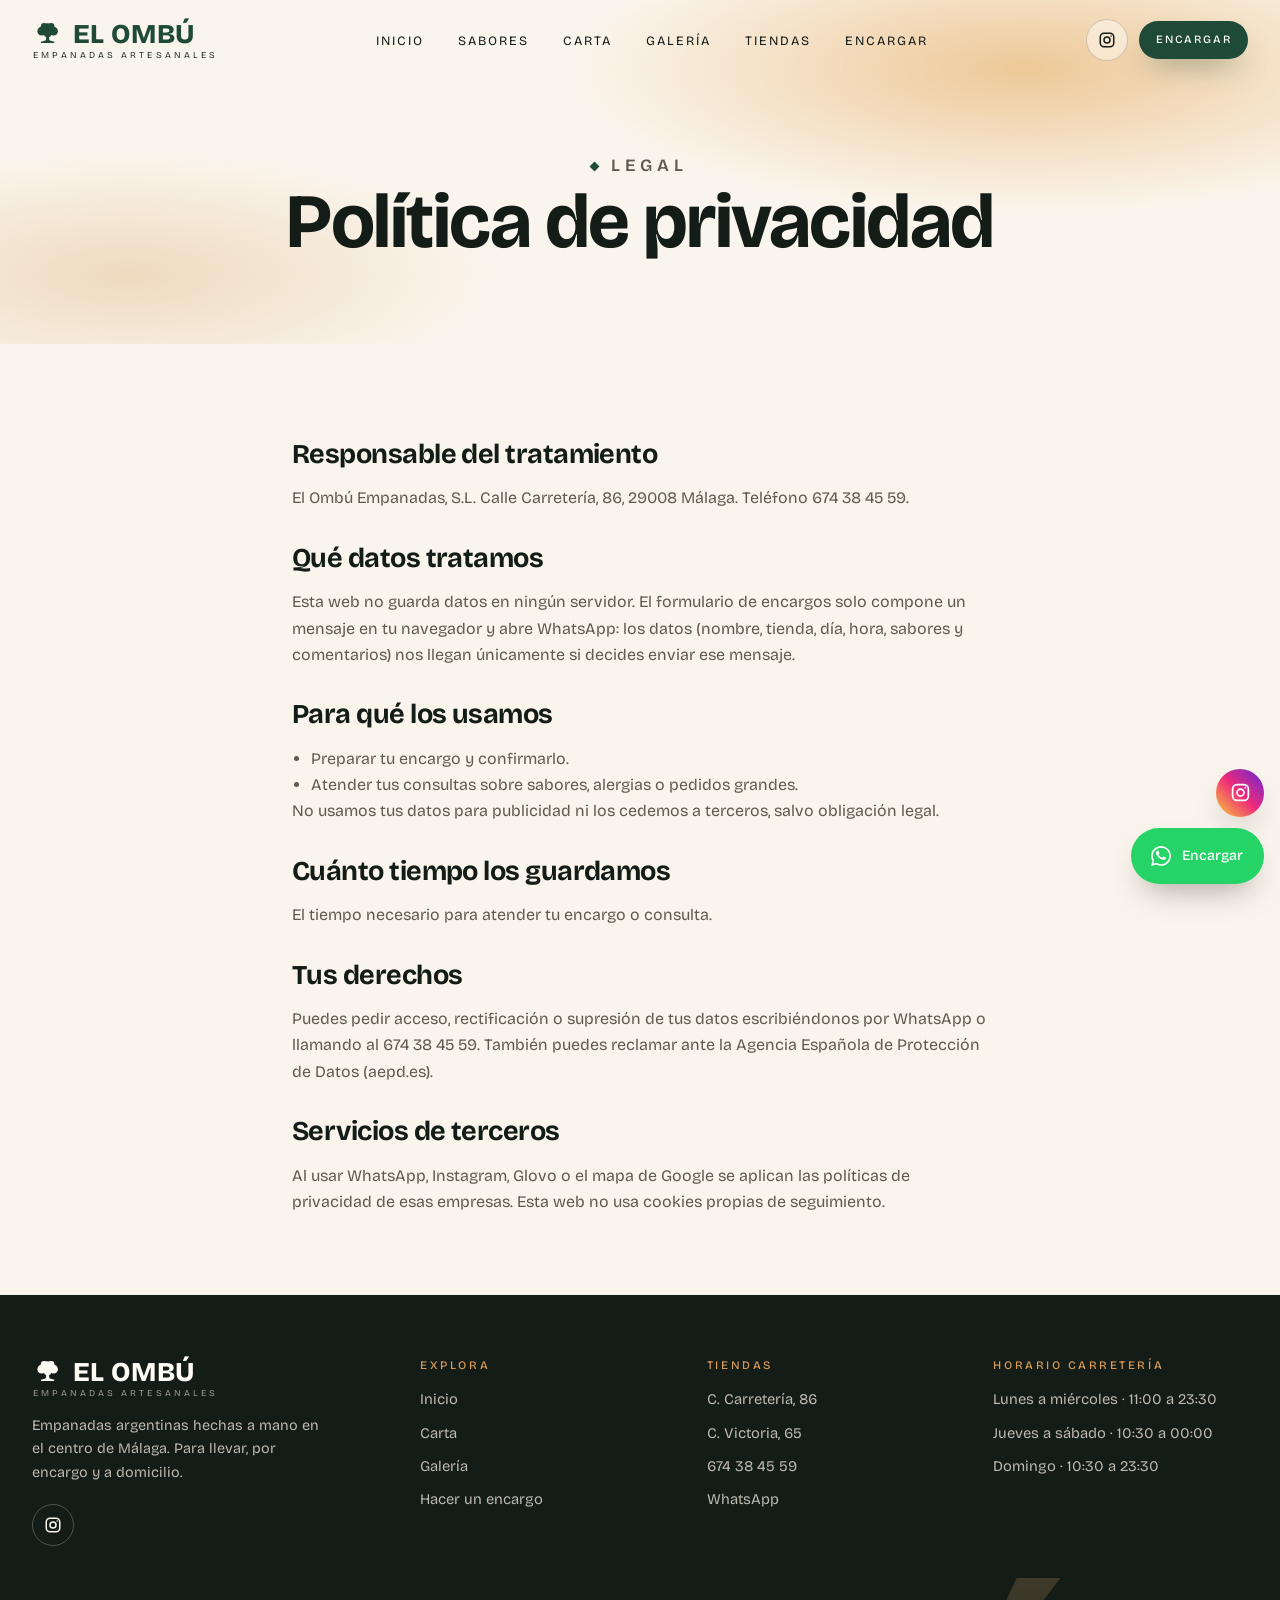
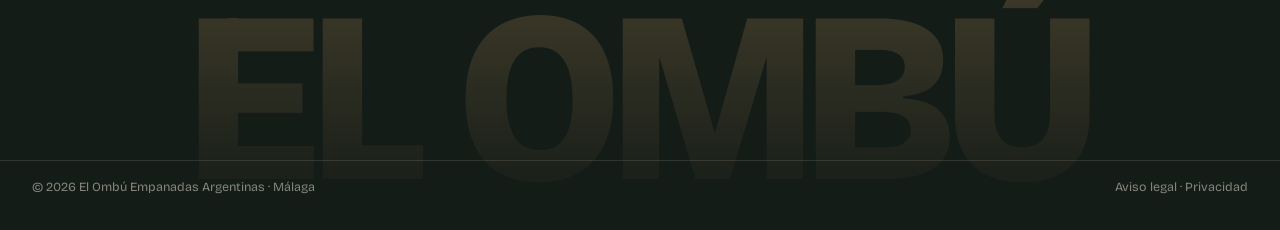
<file: politica-privacidad.html>
<!doctype html>
<html lang="es">
<head>
<meta charset="UTF-8" />
<meta name="viewport" content="width=device-width, initial-scale=1" />
<script>document.documentElement.classList.add("js");</script>
<title>Política de privacidad | El Ombú Empanadas Argentinas</title>
<meta name="description" content="Política de privacidad del sitio web de El Ombú Empanadas Argentinas, Málaga." />
<link rel="canonical" href="https://empanadas-argentinas-two.vercel.app/politica-privacidad.html" />
<meta name="robots" content="noindex" />
<meta name="theme-color" content="#141c18" />

<meta property="og:type" content="website" />
<meta property="og:title" content="Política de privacidad | El Ombú Empanadas Argentinas" />
<meta property="og:description" content="Política de privacidad del sitio web de El Ombú Empanadas Argentinas, Málaga." />
<meta property="og:image" content="/assets/photos/caja-empanadas.jpg" />
<meta property="og:locale" content="es_ES" />
<meta name="twitter:card" content="summary_large_image" />

<link rel="icon" href="/assets/logo/favicon.svg" type="image/svg+xml" />
<link rel="apple-touch-icon" href="/assets/photos/caja-empanadas.jpg" />

<link rel="preload" href="assets/fonts/3y9K6as8bTXq_nANBjzKo3IeZx8z6up5BeSl9D4dj_x9PpZBMlGIInE.woff2" as="font" type="font/woff2" crossorigin>
<link rel="preload" href="assets/fonts/Wnz6HAc5bAfYB2Q7ZjYY.woff2" as="font" type="font/woff2" crossorigin>
<link rel="stylesheet" href="assets/fonts/fonts.css">

<link rel="stylesheet" href="/css/tokens.css" />
<link rel="stylesheet" href="/css/base.css" />
<link rel="stylesheet" href="/css/components.css" />
<link rel="stylesheet" href="/css/animations.css" />
<link rel="stylesheet" href="/css/ombu.css" />

</head>
<body>

<div class="scroll-progress" aria-hidden="true"></div>

<header class="header">
  <a href="/" class="brand" aria-label="El Ombú, inicio">
    <span class="brand__name"><svg class="brand__tree" viewBox="0 0 64 64" fill="currentColor" aria-hidden="true"><circle cx="32" cy="22" r="11"/><circle cx="20" cy="27" r="9"/><circle cx="44" cy="27" r="9"/><circle cx="25" cy="17" r="7"/><circle cx="39" cy="17" r="7"/><circle cx="32" cy="31" r="8"/><path d="M29.5 32h5l1 13c3 2 7 3 10 3v3H18.5v-3c3 0 7-1 10-3z"/></svg>El Ombú</span>
    <span class="brand__tag">Empanadas artesanales</span>
  </a>
  <nav class="header__nav" id="siteNav">
    <a href="/">Inicio</a>
    <a href="/#sabores">Sabores</a>
    <a href="/carta.html">Carta</a>
    <a href="/galeria.html">Galería</a>
    <a href="/#tiendas">Tiendas</a>
    <a href="/encargar.html">Encargar</a>
  </nav>
  <div class="header__actions">
    <a class="icon-btn" href="https://www.instagram.com/elombuempanadas/" target="_blank" rel="noopener" aria-label="Instagram de El Ombú"><svg viewBox="0 0 24 24" fill="none" stroke="currentColor" stroke-width="2" aria-hidden="true"><rect x="3" y="3" width="18" height="18" rx="5"/><circle cx="12" cy="12" r="4"/><circle cx="17.5" cy="6.5" r="1" fill="currentColor" stroke="none"/></svg></a>
    <a class="btn btn--rojo btn--sm" href="/encargar.html" data-magnetic>Encargar</a>
    <button class="header__nav-toggle" aria-label="Abrir menú" aria-expanded="false" aria-controls="siteNav"><span></span></button>
  </div>
</header>

<main>
<section class="page-hero">
  <div class="container"><p class="eyebrow">Legal</p><h1>Política de privacidad</h1></div>
</section>
<section class="section section--tight">
  <div class="container legal">
    <h2>Responsable del tratamiento</h2>
    <p>El Ombú Empanadas, S.L. Calle Carretería, 86, 29008 Málaga. Teléfono 674 38 45 59.</p>
    <h2>Qué datos tratamos</h2>
    <p>Esta web no guarda datos en ningún servidor. El formulario de encargos solo compone un mensaje en tu navegador y abre WhatsApp: los datos (nombre, tienda, día, hora, sabores y comentarios) nos llegan únicamente si decides enviar ese mensaje.</p>
    <h2>Para qué los usamos</h2>
    <ul>
      <li>Preparar tu encargo y confirmarlo.</li>
      <li>Atender tus consultas sobre sabores, alergias o pedidos grandes.</li>
    </ul>
    <p>No usamos tus datos para publicidad ni los cedemos a terceros, salvo obligación legal.</p>
    <h2>Cuánto tiempo los guardamos</h2>
    <p>El tiempo necesario para atender tu encargo o consulta.</p>
    <h2>Tus derechos</h2>
    <p>Puedes pedir acceso, rectificación o supresión de tus datos escribiéndonos por WhatsApp o llamando al 674 38 45 59. También puedes reclamar ante la Agencia Española de Protección de Datos (aepd.es).</p>
    <h2>Servicios de terceros</h2>
    <p>Al usar WhatsApp, Instagram, Glovo o el mapa de Google se aplican las políticas de privacidad de esas empresas. Esta web no usa cookies propias de seguimiento.</p>
  </div>
</section>
</main>


<footer class="footer">
  <div class="container footer__grid">
    <div class="footer__brand">
      <a href="/" class="brand"><span class="brand__name"><svg class="brand__tree" viewBox="0 0 64 64" fill="currentColor" aria-hidden="true"><circle cx="32" cy="22" r="11"/><circle cx="20" cy="27" r="9"/><circle cx="44" cy="27" r="9"/><circle cx="25" cy="17" r="7"/><circle cx="39" cy="17" r="7"/><circle cx="32" cy="31" r="8"/><path d="M29.5 32h5l1 13c3 2 7 3 10 3v3H18.5v-3c3 0 7-1 10-3z"/></svg>El Ombú</span><span class="brand__tag">Empanadas artesanales</span></a>
      <p>Empanadas argentinas hechas a mano en el centro de Málaga. Para llevar, por encargo y a domicilio.</p>
      <div class="footer__social">
        <a class="icon-btn" href="https://www.instagram.com/elombuempanadas/" target="_blank" rel="noopener" aria-label="Instagram"><svg viewBox="0 0 24 24" fill="none" stroke="currentColor" stroke-width="2" aria-hidden="true"><rect x="3" y="3" width="18" height="18" rx="5"/><circle cx="12" cy="12" r="4"/><circle cx="17.5" cy="6.5" r="1" fill="currentColor" stroke="none"/></svg></a>
      </div>
    </div>
    <div>
      <h4>Explora</h4>
      <ul>
        <li><a href="/">Inicio</a></li>
        <li><a href="/carta.html">Carta</a></li>
        <li><a href="/galeria.html">Galería</a></li>
        <li><a href="/encargar.html">Hacer un encargo</a></li>
      </ul>
    </div>
    <div>
      <h4>Tiendas</h4>
      <ul>
        <li><a href="https://www.google.com/maps/search/?api=1&amp;query=El+Omb%C3%BA+Empanadas+Argentinas+Carreter%C3%ADa+86+M%C3%A1laga" target="_blank" rel="noopener">C. Carretería, 86</a></li>
        <li><a href="https://www.google.com/maps/search/?api=1&amp;query=El+Omb%C3%BA+Empanadas+Argentinas+Calle+Victoria+65+M%C3%A1laga" target="_blank" rel="noopener">C. Victoria, 65</a></li>
        <li><a href="tel:+34674384559">674 38 45 59</a></li>
        <li><a data-wa href="https://api.whatsapp.com/send?phone=34674384559">WhatsApp</a></li>
      </ul>
    </div>
    <div>
      <h4>Horario Carretería</h4>
      <ul>
        <li>Lunes a miércoles · 11:00 a 23:30</li>
        <li>Jueves a sábado · 10:30 a 00:00</li>
        <li>Domingo · 10:30 a 23:30</li>
      </ul>
    </div>
  </div>
  <span class="footer__wordmark" aria-hidden="true">El Ombú</span>
  <div class="container footer__bottom">
    <span>© <span data-year></span> El Ombú Empanadas Argentinas · Málaga</span>
    <span><a href="/aviso-legal.html">Aviso legal</a> · <a href="/politica-privacidad.html">Privacidad</a></span>
  </div>
</footer>

<div class="float-stack">
  <a class="float-btn float-btn--ig" href="https://www.instagram.com/elombuempanadas/" target="_blank" rel="noopener" aria-label="Instagram"><svg viewBox="0 0 24 24" fill="none" stroke="currentColor" stroke-width="2" aria-hidden="true"><rect x="3" y="3" width="18" height="18" rx="5"/><circle cx="12" cy="12" r="4"/><circle cx="17.5" cy="6.5" r="1" fill="currentColor" stroke="none"/></svg></a>
  <a class="float-btn float-btn--wa" data-wa href="https://api.whatsapp.com/send?phone=34674384559" aria-label="Encargar por WhatsApp"><svg class="icon-wa" viewBox="0 0 24 24" aria-hidden="true"><path d="M12.04 2C6.58 2 2.13 6.45 2.13 11.91c0 1.75.46 3.45 1.32 4.95L2 22l5.25-1.38a9.9 9.9 0 0 0 4.79 1.22h.01c5.46 0 9.91-4.45 9.91-9.91 0-2.65-1.03-5.14-2.9-7.01A9.82 9.82 0 0 0 12.04 2m0 1.67a8.2 8.2 0 0 1 5.83 2.42 8.18 8.18 0 0 1 2.41 5.82c0 4.54-3.7 8.24-8.25 8.24a8.2 8.2 0 0 1-4.19-1.15l-.3-.18-3.12.82.83-3.04-.19-.31a8.18 8.18 0 0 1-1.26-4.37c0-4.55 3.7-8.25 8.24-8.25M8.53 6.7c-.16 0-.42.06-.64.3-.22.24-.85.83-.85 2.02 0 1.19.87 2.34.99 2.5.12.16 1.7 2.72 4.2 3.7 2.07.82 2.49.66 2.94.62.45-.04 1.45-.59 1.65-1.16.2-.57.2-1.06.14-1.16-.06-.1-.22-.16-.46-.28-.24-.12-1.45-.72-1.68-.8-.22-.08-.39-.12-.55.12-.16.24-.63.8-.77.97-.14.16-.28.18-.52.06-.24-.12-1.02-.38-1.94-1.2-.72-.64-1.2-1.43-1.34-1.67-.14-.24-.02-.37.1-.49.11-.11.24-.28.36-.42.12-.14.16-.24.24-.4.08-.16.04-.3-.02-.42-.06-.12-.55-1.32-.75-1.81-.2-.48-.4-.42-.55-.42h-.47Z"/></svg><span>Encargar</span></a>
</div>

<script src="/js/whatsapp.js" defer></script>
<script src="/js/main.js" defer></script>
</body>
</html>
</file>
<file: assets/fonts/fonts.css>
/* latin-ext */
@font-face {
  font-family: 'Bricolage Grotesque';
  font-style: normal;
  font-weight: 400 800;
  font-stretch: 100%;
  font-display: swap;
  src: url(3y9K6as8bTXq_nANBjzKo3IeZx8z6up5BeSl9D4dj_x9PpZBMlGGInHEVA.woff2) format('woff2');
  unicode-range: U+0100-02BA, U+02BD-02C5, U+02C7-02CC, U+02CE-02D7, U+02DD-02FF, U+0304, U+0308, U+0329, U+1D00-1DBF, U+1E00-1E9F, U+1EF2-1EFF, U+2020, U+20A0-20AB, U+20AD-20C4, U+2113, U+2C60-2C7F, U+A720-A7FF;
}
/* latin */
@font-face {
  font-family: 'Bricolage Grotesque';
  font-style: normal;
  font-weight: 400 800;
  font-stretch: 100%;
  font-display: swap;
  src: url(3y9K6as8bTXq_nANBjzKo3IeZx8z6up5BeSl9D4dj_x9PpZBMlGIInE.woff2) format('woff2');
  unicode-range: U+0000-00FF, U+0131, U+0152-0153, U+02BB-02BC, U+02C6, U+02DA, U+02DC, U+0304, U+0308, U+0329, U+2000-206F, U+20AC, U+2122, U+2191, U+2193, U+2212, U+2215, U+FEFF, U+FFFD;
}
/* latin-ext */
@font-face {
  font-family: 'Caveat';
  font-style: normal;
  font-weight: 400 700;
  font-display: swap;
  src: url(Wnz6HAc5bAfYB2Q7aDYYmg8.woff2) format('woff2');
  unicode-range: U+0100-02BA, U+02BD-02C5, U+02C7-02CC, U+02CE-02D7, U+02DD-02FF, U+0304, U+0308, U+0329, U+1D00-1DBF, U+1E00-1E9F, U+1EF2-1EFF, U+2020, U+20A0-20AB, U+20AD-20C4, U+2113, U+2C60-2C7F, U+A720-A7FF;
}
/* latin */
@font-face {
  font-family: 'Caveat';
  font-style: normal;
  font-weight: 400 700;
  font-display: swap;
  src: url(Wnz6HAc5bAfYB2Q7ZjYY.woff2) format('woff2');
  unicode-range: U+0000-00FF, U+0131, U+0152-0153, U+02BB-02BC, U+02C6, U+02DA, U+02DC, U+0304, U+0308, U+0329, U+2000-206F, U+20AC, U+2122, U+2191, U+2193, U+2212, U+2215, U+FEFF, U+FFFD;
}
</file>
<file: css/tokens.css>
:root {
  /* Colores de marca: sacados de las dos tiendas de El Ombú en Málaga
     (rótulo negro con el árbol blanco en Carretería, fachada verde botella
     en calle Victoria), el dorado de la masa recién horneada, el cartón
     kraft de las cajas y un toque celeste argentino.
     Los nombres vienen de la base común de estas webs: --rojo es aquí el
     color principal de la marca (verde ombú). */
  --pizarra: #141c18;
  --pizarra-suave: #26302b;
  --cal: #faf5ec;
  --cal-suave: #f4ecdf;
  --arena: #efe2cc;
  --rojo: #1e4a37;
  --rojo-oscuro: #133426;
  --rojo-claro: #2e6a50;
  --miel: #e4a453;
  --miel-brillo: #f6d7a6;
  --madera: #a9682a;
  --madera-clara: #d79a55;
  --naranja: #d9822f;
  --oliva: #5f7a3e;
  --celeste: #74acdf;
  --kraft: #c9a77c;
  --blanco: #fffcf6;
  --texto-suave: #5f5a50;
  --whatsapp: #25d366;
  --whatsapp-oscuro: #1da851;

  /* Degradados */
  --grad-madera: linear-gradient(120deg, #9a5d22 0%, #f0c07a 40%, #b8732c 65%, #e4a453 100%);
  --grad-calido: linear-gradient(135deg, #fbf0de 0%, #f1d3a2 55%, #e2a868 100%);
  --grad-instagram: linear-gradient(45deg, #f9ce34 0%, #ee2a7b 50%, #6228d7 100%);

  /* Tipografía: palo seco con carácter, como el rótulo de la tienda,
     y letra de tiza para las pizarras de sabores */
  --font-script: "Caveat", "Segoe Print", cursive;
  --font-display: "Bricolage Grotesque", "Segoe UI", Arial, sans-serif;
  --font-body: "Bricolage Grotesque", "Segoe UI", Arial, sans-serif;

  /* Espaciado */
  --space-xs: 0.5rem;
  --space-sm: 1rem;
  --space-md: 2rem;
  --space-lg: 4rem;
  --space-xl: 7rem;

  /* Layout */
  --max-width: 1280px;
  --radius: 14px;
  --radius-lg: 26px;
  --shadow-card: 0 24px 50px -18px rgba(20, 28, 24, 0.4);
  --shadow-soft: 0 10px 30px -12px rgba(20, 28, 24, 0.28);
  --shadow-madera: 0 14px 34px -12px rgba(169, 104, 42, 0.55);
  --shadow-rojo: 0 14px 30px -12px rgba(30, 74, 55, 0.6);

  /* Transiciones */
  --ease: cubic-bezier(0.22, 1, 0.36, 1);
}
</file>
<file: css/base.css>
*, *::before, *::after { box-sizing: border-box; }

html { scroll-behavior: smooth; }

body {
  margin: 0;
  background: var(--cal);
  color: var(--pizarra);
  font-family: var(--font-body);
  font-size: 16px;
  font-weight: 400;
  line-height: 1.65;
  -webkit-font-smoothing: antialiased;
  overflow-x: hidden;
}

img { max-width: 100%; display: block; }

a { color: inherit; text-decoration: none; }

ul { list-style: none; margin: 0; padding: 0; }

::selection { background: var(--miel); color: var(--pizarra); }

h1, h2, h3, h4 {
  font-family: var(--font-display);
  font-weight: 500;
  line-height: 1.08;
  margin: 0 0 var(--space-sm);
  color: var(--pizarra);
}

h1 { font-size: clamp(3rem, 7vw, 6rem); }
h2 { font-size: clamp(2.2rem, 4.4vw, 3.6rem); }
h2 em, h1 em { font-style: normal; color: var(--rojo); }
h3 { font-size: clamp(1.4rem, 2vw, 1.75rem); }

p { margin: 0 0 var(--space-sm); }

.script {
  font-family: var(--font-script);
  font-weight: 400;
  line-height: 1;
}

.eyebrow {
  display: inline-flex;
  align-items: center;
  gap: 0.7em;
  font-family: var(--font-body);
  font-size: 0.74rem;
  letter-spacing: 0.3em;
  text-transform: uppercase;
  color: var(--madera);
  font-weight: 500;
  margin-bottom: var(--space-sm);
}
.eyebrow::before {
  content: "";
  width: 7px; height: 7px;
  background: var(--madera);
  transform: rotate(45deg);
}

.text-madera {
  background: var(--grad-madera);
  background-size: 200% auto;
  -webkit-background-clip: text;
  background-clip: text;
  color: transparent;
  animation: shimmer 6s linear infinite;
}

.container {
  width: 100%;
  max-width: var(--max-width);
  margin: 0 auto;
  padding: 0 var(--space-md);
}

.section { padding: var(--space-xl) 0; position: relative; }
.section--tight { padding: var(--space-lg) 0; }
.section--miel { background: var(--arena); }
.section--dark { background: var(--pizarra); color: var(--cal-suave); }
.section--dark h2, .section--dark h3 { color: var(--blanco); }
.section--dark h2 em { color: var(--miel); }

.section-head { max-width: 680px; margin: 0 auto var(--space-lg); text-align: center; }
.section-head .eyebrow { justify-content: center; }
.section-head p { color: var(--texto-suave); font-size: 1.05rem; }
.section--dark .section-head p { color: rgba(246, 238, 226, 0.75); }

.text-center { text-align: center; }

.visually-hidden {
  position: absolute;
  width: 1px; height: 1px;
  overflow: hidden;
  clip: rect(0 0 0 0);
  white-space: nowrap;
}

:focus-visible { outline: 2px solid var(--madera); outline-offset: 3px; }

@media (max-width: 720px) {
  .container { padding: 0 var(--space-sm); }
  .section { padding: var(--space-lg) 0; }
}
</file>
<file: css/components.css>
/* ===== Barra de progreso de scroll ===== */
.scroll-progress {
  position: fixed;
  top: 0; left: 0;
  height: 2px;
  width: 100%;
  transform-origin: 0 50%;
  transform: scaleX(0);
  background: var(--grad-madera);
  z-index: 300;
  pointer-events: none;
}

/* ===== Pantalla de carga con la firma ===== */
/* Solo aparece si hay JS (así nunca tapa la web si el JS falla) */
.loader { display: none; }
html.js .loader {
  position: fixed;
  inset: 0;
  z-index: 400;
  display: grid;
  place-items: center;
  background: var(--cal);
  transition: opacity 0.8s var(--ease), visibility 0.8s;
}
.loader.is-done { opacity: 0; visibility: hidden; }
/* Red de seguridad: aunque el JS no llegue a quitarla, desaparece sola */
html.js .loader { animation: loaderOut 0.6s ease 2.8s forwards; }
@keyframes loaderOut { to { opacity: 0; visibility: hidden; } }
.loader__sign {
  font-family: var(--font-script);
  font-size: clamp(3.2rem, 10vw, 6rem);
  background: var(--grad-madera);
  background-size: 200% auto;
  -webkit-background-clip: text;
  background-clip: text;
  color: transparent;
  clip-path: inset(0 100% 0 0);
  animation: signReveal 1.3s var(--ease) 0.1s forwards, shimmer 3s linear infinite;
  padding: 0 0.3em;
}
.loader__line {
  display: block;
  width: 120px; height: 1px;
  margin: 0.4rem auto 0;
  background: var(--madera);
  transform: scaleX(0);
  animation: lineGrow 1s var(--ease) 0.8s forwards;
}

/* ===== Header ===== */
.header {
  position: fixed;
  top: 0; left: 0; right: 0;
  z-index: 100;
  display: flex;
  align-items: center;
  justify-content: space-between;
  gap: var(--space-md);
  padding: 1.2rem var(--space-md);
  transition: background 0.4s var(--ease), padding 0.4s var(--ease), box-shadow 0.4s var(--ease);
}
.header.is-scrolled {
  background: rgba(250, 245, 236, 0.86);
  padding: 0.6rem var(--space-md);
  box-shadow: 0 8px 30px -18px rgba(20, 28, 24, 0.45);
  backdrop-filter: blur(14px) saturate(1.3);
  -webkit-backdrop-filter: blur(14px) saturate(1.3);
}

.brand { display: inline-flex; flex-direction: column; align-items: center; line-height: 1; }
.brand__name {
  font-family: var(--font-script);
  font-size: 2.3rem;
  background: var(--grad-madera);
  background-size: 200% auto;
  -webkit-background-clip: text;
  background-clip: text;
  color: transparent;
  padding: 0 0.15em;
  transition: font-size 0.4s var(--ease);
  animation: shimmer 7s linear infinite;
}
.brand__tag {
  font-size: 0.56rem;
  letter-spacing: 0.42em;
  text-transform: uppercase;
  color: var(--pizarra-suave);
  margin-top: 0.1rem;
  padding-left: 0.42em;
}
.header.is-scrolled .brand__name { font-size: 1.95rem; }

.header__nav { display: flex; gap: 2.1rem; }
.header__nav a {
  color: var(--pizarra);
  font-size: 0.8rem;
  letter-spacing: 0.16em;
  text-transform: uppercase;
  position: relative;
  padding: 0.3rem 0;
}
.header__nav a::after {
  content: "";
  position: absolute;
  left: 50%; bottom: -2px;
  width: 5px; height: 5px;
  background: var(--madera);
  transform: translateX(-50%) rotate(45deg) scale(0);
  transition: transform 0.3s var(--ease);
}
.header__nav a:hover::after,
.header__nav a[aria-current="page"]::after { transform: translateX(-50%) rotate(45deg) scale(1); }

.header__actions { display: flex; align-items: center; gap: 0.7rem; }

.icon-btn {
  display: inline-flex;
  align-items: center;
  justify-content: center;
  width: 42px; height: 42px;
  border-radius: 50%;
  border: 1px solid rgba(20, 28, 24, 0.18);
  color: var(--pizarra);
  background: rgba(255, 252, 246, 0.5);
  transition: background 0.3s var(--ease), color 0.3s var(--ease), transform 0.3s var(--ease), border-color 0.3s;
}
.icon-btn:hover { background: var(--grad-instagram); color: #fff; border-color: transparent; transform: translateY(-2px) rotate(-6deg); }
.icon-btn svg { width: 18px; height: 18px; }

.header__nav-toggle {
  display: none;
  width: 44px; height: 44px;
  border: none;
  background: none;
  cursor: pointer;
  position: relative;
}
.header__nav-toggle span,
.header__nav-toggle span::before,
.header__nav-toggle span::after {
  position: absolute;
  left: 11px;
  width: 22px; height: 1.5px;
  background: var(--pizarra);
  transition: transform 0.35s var(--ease), background 0.2s;
  content: "";
}
.header__nav-toggle span { top: 21px; }
.header__nav-toggle span::before { left: 0; top: -7px; }
.header__nav-toggle span::after { left: 0; top: 7px; }
.header__nav-toggle[aria-expanded="true"] span { background: transparent; }
.header__nav-toggle[aria-expanded="true"] span::before { transform: translateY(7px) rotate(45deg); }
.header__nav-toggle[aria-expanded="true"] span::after { transform: translateY(-7px) rotate(-45deg); }

@media (max-width: 960px) {
  .header__nav {
    position: fixed;
    inset: 0;
    height: 100vh;
    height: 100dvh;
    background: var(--cal);
    flex-direction: column;
    justify-content: center;
    align-items: center;
    gap: 1.6rem;
    clip-path: circle(0% at calc(100% - 40px) 40px);
    transition: clip-path 0.7s var(--ease);
    z-index: -1;
  }
  .header__nav a { font-family: var(--font-display); font-size: 2rem; letter-spacing: 0.02em; text-transform: none; }
  .header__nav.is-open { clip-path: circle(150% at calc(100% - 40px) 40px); }
  .header__nav-toggle { display: block; }
  .header .btn--sm { display: none; }
}
@media (max-width: 480px) {
  .header { padding: 0.9rem 0.9rem; gap: 0.5rem; }
  .header.is-scrolled { padding: 0.5rem 0.9rem; }
  .brand__name { font-size: 1.9rem; }
  .header.is-scrolled .brand__name { font-size: 1.7rem; }
  .brand__tag { font-size: 0.5rem; }
  .icon-btn { width: 38px; height: 38px; }
}

/* ===== Botones ===== */
.btn {
  position: relative;
  display: inline-flex;
  align-items: center;
  justify-content: center;
  gap: 0.6em;
  font-family: var(--font-body);
  font-weight: 500;
  font-size: 0.8rem;
  letter-spacing: 0.16em;
  text-transform: uppercase;
  padding: 1.1em 2em;
  border-radius: 999px;
  border: 1px solid transparent;
  cursor: pointer;
  overflow: hidden;
  isolation: isolate;
  transition: transform 0.35s var(--ease), background 0.3s var(--ease), color 0.3s var(--ease), box-shadow 0.3s var(--ease);
}
.btn::after {
  content: "";
  position: absolute;
  top: 0; left: -120%;
  width: 60%; height: 100%;
  background: linear-gradient(100deg, transparent, rgba(255, 255, 255, 0.55), transparent);
  transform: skewX(-20deg);
  transition: left 0.8s var(--ease);
  z-index: -1;
}
.btn:hover::after { left: 140%; }
.btn:hover { transform: translateY(-2px); }

.btn--rojo { background: var(--rojo); color: var(--blanco); box-shadow: var(--shadow-rojo); }
.btn--rojo:hover { background: var(--rojo-oscuro); }
.btn--dark { background: var(--pizarra); color: var(--cal); box-shadow: var(--shadow-soft); }
.btn--dark:hover { background: var(--pizarra-suave); }
.btn--wa { background: var(--whatsapp); color: #fff; box-shadow: 0 12px 26px -10px rgba(37, 211, 102, 0.6); }
.btn--wa:hover { background: var(--whatsapp-oscuro); }
.btn--ig { background: var(--grad-instagram); color: #fff; box-shadow: 0 12px 28px -10px rgba(238, 42, 123, 0.55); }
.btn--outline { background: transparent; color: var(--pizarra); border-color: rgba(20, 28, 24, 0.3); }
.btn--outline:hover { background: var(--pizarra); color: var(--cal); }
.btn--light { background: transparent; color: var(--cal); border-color: rgba(250, 245, 236, 0.4); }
.btn--light:hover { background: var(--cal); color: var(--pizarra); }
.btn--sm { padding: 0.8em 1.4em; font-size: 0.7rem; }
.btn svg { width: 1.15em; height: 1.15em; flex-shrink: 0; }

.icon-wa { width: 1em; height: 1em; fill: currentColor; vertical-align: -0.15em; }

/* ===== Hero ===== */
.hero {
  position: relative;
  min-height: 100svh;
  display: flex;
  align-items: center;
  overflow: hidden;
  background:
    radial-gradient(ellipse 60% 55% at 78% 40%, rgba(228, 164, 83, 0.55), transparent 70%),
    radial-gradient(ellipse 50% 45% at 10% 90%, rgba(217, 168, 106, 0.35), transparent 70%),
    linear-gradient(180deg, var(--cal) 0%, var(--arena) 100%);
  padding: 7.5rem 0 4rem;
}
.hero__canvas {
  position: absolute;
  inset: 0;
  width: 100%; height: 100%;
  z-index: 0;
  pointer-events: none;
}
.hero__grid {
  position: relative;
  z-index: 2;
  display: grid;
  grid-template-columns: 1.1fr 0.9fr;
  gap: var(--space-lg);
  align-items: center;
}
.hero__eyebrow { margin-bottom: 0.4rem; }
.hero__title {
  font-family: var(--font-script);
  font-weight: 400;
  font-size: clamp(3.6rem, 8.4vw, 8rem);
  line-height: 0.95;
  white-space: nowrap;
  margin: 0 0 0.2rem -0.05em;
  padding: 0.1em 0.12em 0.1em 0;
  color: var(--madera);
  background: var(--grad-madera);
  background-size: 200% auto;
  -webkit-background-clip: text;
  background-clip: text;
  -webkit-text-fill-color: transparent;
  filter: drop-shadow(0 6px 18px rgba(169, 104, 42, 0.25));
}
.hero__title .letter { background: inherit; -webkit-background-clip: text; background-clip: text; }
.hero__claim {
  font-family: var(--font-display);
  font-size: clamp(1.5rem, 2.8vw, 2.3rem);
  font-style: normal;
  line-height: 1.2;
  margin-bottom: var(--space-sm);
  color: var(--pizarra);
}
.hero__claim span { display: inline-block; }
.hero__subtitle { font-size: 1.08rem; max-width: 46ch; color: var(--texto-suave); margin-bottom: var(--space-md); }
.hero__actions { display: flex; flex-wrap: wrap; gap: 0.8rem; }
.hero__trust { display: flex; align-items: center; flex-wrap: wrap; gap: 1.4rem; margin-top: var(--space-md); }
.rating-chip {
  display: inline-flex;
  align-items: center;
  gap: 0.7rem;
  padding: 0.55rem 1.1rem 0.55rem 0.6rem;
  border-radius: 999px;
  background: rgba(255, 252, 246, 0.75);
  border: 1px solid rgba(169, 104, 42, 0.3);
  backdrop-filter: blur(8px);
  box-shadow: var(--shadow-soft);
  font-size: 0.85rem;
}
.rating-chip__g {
  width: 30px; height: 30px;
  border-radius: 50%;
  background: #fff;
  display: grid; place-items: center;
  box-shadow: 0 2px 8px rgba(0, 0, 0, 0.08);
}
.rating-chip__g svg { width: 17px; height: 17px; }
.rating-chip strong { font-size: 1rem; }
.stars { color: #f4b400; letter-spacing: 0.08em; }
.hero__trust-text { font-size: 0.82rem; color: var(--texto-suave); letter-spacing: 0.04em; }

/* Arco con foto (forma premium) + tarjetas flotantes en 3D */
.hero__visual { position: relative; perspective: 1200px; }
.arch {
  position: relative;
  width: min(100%, 440px);
  margin: 0 auto;
  aspect-ratio: 3 / 4;
  transform-style: preserve-3d;
  transition: transform 0.3s ease-out;
}
.arch__frame {
  position: absolute;
  inset: 0;
  border-radius: 999px 999px var(--radius-lg) var(--radius-lg);
  overflow: hidden;
  box-shadow: 0 40px 80px -30px rgba(20, 28, 24, 0.55);
  transform: translateZ(0);
}
.arch__frame img { width: 100%; height: 100%; object-fit: cover; transform: scale(1.08); }
.arch__outline {
  position: absolute;
  inset: -18px -18px 18px 18px;
  border-radius: 999px 999px var(--radius-lg) var(--radius-lg);
  border: 1px solid var(--madera);
  transform: translateZ(-60px);
  pointer-events: none;
}
.arch__float {
  position: absolute;
  display: flex;
  align-items: center;
  gap: 0.7rem;
  padding: 0.85rem 1.1rem;
  border-radius: 16px;
  background: rgba(255, 252, 246, 0.82);
  backdrop-filter: blur(10px);
  -webkit-backdrop-filter: blur(10px);
  border: 1px solid rgba(255, 255, 255, 0.9);
  box-shadow: var(--shadow-card);
  font-size: 0.82rem;
  line-height: 1.25;
  white-space: nowrap;
}
.arch__float strong { display: block; font-family: var(--font-display); font-size: 1.15rem; font-weight: 600; }
.arch__float--a { top: 12%; left: -14%; transform: translateZ(90px); animation: floatY 6s ease-in-out infinite; }
.arch__float--b { bottom: 14%; right: -12%; transform: translateZ(120px); animation: floatY 7s ease-in-out 1s infinite; }
.arch__float-icon {
  width: 38px; height: 38px;
  border-radius: 50%;
  display: grid; place-items: center;
  background: var(--grad-calido);
  font-size: 1.1rem;
}
.arch__seal {
  position: absolute;
  top: -6%; right: -4%;
  width: 118px; height: 118px;
  transform: translateZ(150px);
}
.arch__seal svg { width: 100%; height: 100%; animation: spin 18s linear infinite; }
.arch__seal-center {
  position: absolute;
  inset: 0;
  display: grid; place-items: center;
  font-family: var(--font-script);
  font-size: 2.2rem;
  color: var(--madera);
}

.hero__scroll {
  position: absolute;
  left: 50%; bottom: 1.6rem;
  transform: translateX(-50%);
  z-index: 2;
  width: 24px; height: 38px;
  border-radius: 999px;
  border: 1px solid rgba(20, 28, 24, 0.35);
}
.hero__scroll::after {
  content: "";
  position: absolute;
  left: 50%; top: 7px;
  width: 3px; height: 7px;
  margin-left: -1.5px;
  border-radius: 3px;
  background: var(--madera);
  animation: scrollDot 1.8s ease-in-out infinite;
}

@media (max-width: 960px) {
  .hero { padding-top: 6.5rem; }
  .hero__grid { grid-template-columns: 1fr; gap: 3rem; text-align: center; }
  .hero__eyebrow, .hero__actions, .hero__trust { justify-content: center; }
  .hero__subtitle { margin-left: auto; margin-right: auto; }
  .arch { width: min(78%, 360px); }
  .arch__float--a { left: -16%; }
  .arch__float--b { right: -16%; }
  .hero__scroll { display: none; }
}
@media (max-width: 520px) {
  .hero__actions { flex-direction: column; align-items: stretch; }
  .arch__float { padding: 0.6rem 0.8rem; font-size: 0.72rem; }
  .arch__float strong { font-size: 0.95rem; }
  .arch__float-icon { width: 30px; height: 30px; font-size: 0.9rem; }
  .arch__float--a { left: -12%; }
  .arch__float--b { right: -12%; }
  .arch__seal { width: 88px; height: 88px; }
  .arch__seal-center { font-size: 1.7rem; }
}

/* ===== Estadísticas ===== */
.stats {
  display: grid;
  grid-template-columns: repeat(4, 1fr);
  gap: 1rem;
  margin-top: var(--space-md);
}
.stat {
  text-align: center;
  padding: 1.3rem 0.6rem;
  border-radius: var(--radius);
  background: var(--blanco);
  box-shadow: var(--shadow-soft);
  border: 1px solid rgba(169, 104, 42, 0.18);
}
.stat__num { font-family: var(--font-display); font-size: clamp(1.9rem, 3vw, 2.5rem); font-weight: 600; line-height: 1; color: var(--rojo); }
.stat__label { font-size: 0.7rem; letter-spacing: 0.16em; text-transform: uppercase; color: var(--texto-suave); margin-top: 0.4rem; }
@media (max-width: 600px) { .stats { grid-template-columns: repeat(2, 1fr); } }

/* ===== Split (la casa) ===== */
.split { display: grid; grid-template-columns: 1fr 1fr; gap: var(--space-lg); align-items: center; }
.split p { color: var(--texto-suave); }
.signature { font-family: var(--font-script); font-size: 3rem; color: var(--madera); margin: 0.4rem 0 0; line-height: 1; }
@media (max-width: 900px) { .split { grid-template-columns: 1fr; } }

/* ===== Tarjetas de servicios (tilt 3D) ===== */
.service-grid {
  display: grid;
  grid-template-columns: repeat(3, 1fr);
  gap: 1.6rem;
}
.service-card {
  position: relative;
  display: flex;
  flex-direction: column;
  border-radius: var(--radius-lg);
  overflow: hidden;
  background: var(--blanco);
  box-shadow: var(--shadow-card);
  transform-style: preserve-3d;
  will-change: transform;
  transition: transform 0.25s ease-out, box-shadow 0.4s var(--ease);
}
.service-card:hover { box-shadow: 0 34px 60px -22px rgba(20, 28, 24, 0.5); }
.service-card__media { position: relative; aspect-ratio: 4 / 3.3; overflow: hidden; }
.service-card__media img { width: 100%; height: 100%; object-fit: cover; transition: transform 0.9s var(--ease); }
.service-card:hover .service-card__media img { transform: scale(1.08); }
.service-card__num {
  position: absolute;
  top: 1rem; left: 1.1rem;
  font-family: var(--font-display);
  font-style: normal;
  font-size: 1rem;
  color: var(--blanco);
  background: rgba(20, 28, 24, 0.35);
  backdrop-filter: blur(6px);
  padding: 0.2rem 0.75rem;
  border-radius: 999px;
}
.service-card__body { padding: 1.6rem 1.7rem 1.8rem; transform: translateZ(40px); display: flex; flex-direction: column; flex: 1; }
.service-card__body h3 { margin-bottom: 0.4rem; }
.service-card__body p { color: var(--texto-suave); font-size: 0.93rem; flex: 1; }
.service-card__link {
  display: inline-flex;
  align-items: center;
  gap: 0.5rem;
  font-size: 0.72rem;
  letter-spacing: 0.18em;
  text-transform: uppercase;
  color: var(--rojo);
  font-weight: 500;
}
.service-card__link::after { content: "→"; transition: transform 0.3s var(--ease); }
.service-card:hover .service-card__link::after { transform: translateX(5px); }
.service-card__glare {
  position: absolute;
  inset: 0;
  pointer-events: none;
  background: radial-gradient(circle at var(--gx, 50%) var(--gy, 0%), rgba(255, 255, 255, 0.45), transparent 45%);
  opacity: 0;
  transition: opacity 0.3s;
  z-index: 3;
}
.service-card:hover .service-card__glare { opacity: 1; }
@media (max-width: 1000px) { .service-grid { grid-template-columns: repeat(2, 1fr); } }
@media (max-width: 620px) { .service-grid { grid-template-columns: 1fr; } }

/* ===== Promesas / por qué nosotras ===== */
.promise-grid { display: grid; grid-template-columns: repeat(4, 1fr); gap: 1.2rem; }
.promise {
  padding: 2rem 1.5rem;
  border-radius: var(--radius);
  border: 1px solid rgba(169, 104, 42, 0.3);
  background: rgba(255, 252, 246, 0.6);
  text-align: center;
  transition: transform 0.4s var(--ease), background 0.4s;
}
.promise:hover { transform: translateY(-6px); background: var(--blanco); }
.promise__icon {
  width: 64px; height: 64px;
  margin: 0 auto 1rem;
  border-radius: 50%;
  display: grid; place-items: center;
  background: var(--grad-calido);
  color: var(--pizarra);
  box-shadow: var(--shadow-soft);
}
.promise__icon svg { width: 28px; height: 28px; }
.promise h3 { font-size: 1.35rem; margin-bottom: 0.4rem; }
.promise p { font-size: 0.9rem; color: var(--texto-suave); margin: 0; }
@media (max-width: 960px) { .promise-grid { grid-template-columns: repeat(2, 1fr); } }
@media (max-width: 520px) { .promise-grid { grid-template-columns: 1fr; } }

/* ===== Reseñas de Google ===== */
.google-card {
  display: grid;
  grid-template-columns: auto 1fr auto;
  align-items: center;
  gap: var(--space-md);
  max-width: 900px;
  margin: 0 auto;
  padding: 2.2rem 2.6rem;
  border-radius: var(--radius-lg);
  background: var(--blanco);
  box-shadow: var(--shadow-card);
  border: 1px solid rgba(169, 104, 42, 0.2);
}
.google-card__score { font-family: var(--font-display); font-size: 5rem; font-weight: 600; line-height: 1; color: var(--pizarra); }
.google-card__stars { font-size: 1.5rem; }
.google-card p { margin: 0.2rem 0 0; color: var(--texto-suave); }
@media (max-width: 720px) {
  .google-card { grid-template-columns: 1fr; text-align: center; padding: 2rem 1.4rem; gap: 1rem; }
}

/* ===== Instagram ===== */
.insta { overflow: hidden; }
.insta__grid { display: grid; grid-template-columns: 1fr 1fr; gap: var(--space-lg); align-items: center; }
.insta__handle { font-family: var(--font-display); font-style: normal; font-size: 1.5rem; color: var(--miel); margin-bottom: var(--space-sm); }
.insta__stats { display: flex; gap: 2.4rem; margin: var(--space-md) 0; }
.insta__stats strong { display: block; font-family: var(--font-display); font-size: 2.2rem; color: var(--blanco); line-height: 1; }
.insta__stats span { font-size: 0.72rem; letter-spacing: 0.16em; text-transform: uppercase; color: rgba(246, 238, 226, 0.65); }

.phone-scene { perspective: 1400px; display: flex; justify-content: center; }
.phone {
  width: 290px;
  aspect-ratio: 9 / 19;
  border-radius: 44px;
  padding: 12px;
  background: linear-gradient(145deg, #26302b, #0c120f);
  box-shadow:
    0 0 0 2px rgba(217, 168, 106, 0.35),
    40px 50px 90px -30px rgba(0, 0, 0, 0.7),
    inset 0 0 0 2px rgba(255, 255, 255, 0.06);
  transform: rotateY(-22deg) rotateX(8deg) rotateZ(2deg);
  transform-style: preserve-3d;
  transition: transform 0.2s ease-out;
}
.phone__screen {
  position: relative;
  height: 100%;
  border-radius: 34px;
  overflow: hidden;
  background: #fff;
  color: #111;
  font-size: 0.62rem;
}
.phone__notch {
  position: absolute;
  top: 8px; left: 50%;
  width: 84px; height: 22px;
  margin-left: -42px;
  border-radius: 20px;
  background: #0c120f;
  z-index: 2;
}
.phone__head { display: flex; align-items: center; gap: 0.7rem; padding: 2.6rem 0.9rem 0.6rem; }
.phone__avatar {
  width: 54px; height: 54px;
  border-radius: 50%;
  padding: 2px;
  background: var(--grad-instagram);
  flex-shrink: 0;
}
.phone__avatar img { width: 100%; height: 100%; border-radius: 50%; border: 2px solid #fff; object-fit: cover; }
.phone__counts { display: flex; gap: 0.7rem; text-align: center; line-height: 1.2; }
.phone__counts b { display: block; font-size: 0.78rem; }
.phone__bio { padding: 0 0.9rem 0.6rem; line-height: 1.35; }
.phone__bio b { font-size: 0.7rem; }
.phone__follow {
  margin: 0 0.9rem 0.7rem;
  padding: 0.45rem;
  border-radius: 8px;
  text-align: center;
  background: #0095f6;
  color: #fff;
  font-weight: 600;
}
.phone__feed { display: grid; grid-template-columns: repeat(3, 1fr); gap: 2px; }
.phone__feed img { aspect-ratio: 1; width: 100%; object-fit: cover; }
.phone__heart {
  position: absolute;
  font-size: 1.8rem;
  animation: heartUp 3.6s ease-in infinite;
  opacity: 0;
  transform: translateZ(80px);
}
@media (max-width: 900px) {
  .insta__grid { grid-template-columns: 1fr; text-align: center; }
  .insta__stats { justify-content: center; }
  .phone { width: 250px; }
}

/* ===== Banner de reserva ===== */
.cta-banner {
  position: relative;
  overflow: hidden;
  border-radius: var(--radius-lg);
  padding: clamp(3rem, 7vw, 5.5rem) clamp(1.5rem, 5vw, 4rem);
  text-align: center;
  background:
    radial-gradient(circle at 20% 20%, rgba(255, 255, 255, 0.5), transparent 40%),
    var(--grad-calido);
  box-shadow: var(--shadow-card);
}
.cta-banner h2 { max-width: 18ch; margin: 0 auto var(--space-sm); }
.cta-banner p { max-width: 50ch; margin: 0 auto var(--space-md); color: var(--pizarra-suave); }
.cta-banner__actions { display: flex; justify-content: center; flex-wrap: wrap; gap: 0.8rem; }
.cta-banner__ring {
  position: absolute;
  border: 1px solid rgba(255, 255, 255, 0.6);
  border-radius: 50%;
  pointer-events: none;
}
.cta-banner__ring--1 { width: 420px; height: 420px; top: -210px; right: -120px; animation: spin 30s linear infinite; border-style: dashed; }
.cta-banner__ring--2 { width: 300px; height: 300px; bottom: -170px; left: -80px; }

/* ===== Visítanos ===== */
.visit-grid { display: grid; grid-template-columns: 1fr 1fr; gap: var(--space-lg); align-items: stretch; }
.hours-table { width: 100%; border-collapse: collapse; margin-top: var(--space-sm); }
.hours-table td { padding: 0.75rem 0; border-bottom: 1px solid rgba(169, 104, 42, 0.25); }
.hours-table td:last-child { text-align: right; font-weight: 500; }
.hours-table tr.is-today td { color: var(--rojo); font-weight: 600; }
.open-status {
  display: inline-flex;
  align-items: center;
  gap: 0.5rem;
  font-size: 0.78rem;
  letter-spacing: 0.1em;
  text-transform: uppercase;
  padding: 0.35rem 0.9rem;
  border-radius: 999px;
  background: var(--blanco);
  box-shadow: var(--shadow-soft);
}
.open-status::before { content: ""; width: 8px; height: 8px; border-radius: 50%; background: #9aa0a6; }
.open-status.is-open::before { background: #1e8e3e; box-shadow: 0 0 0 4px rgba(30, 142, 62, 0.18); animation: pulse 2s infinite; }
.contact-list { display: flex; flex-direction: column; gap: 0.9rem; margin-top: var(--space-md); }
.contact-list a { display: flex; align-items: center; gap: 0.9rem; transition: color 0.3s; }
.contact-list a:hover { color: var(--rojo); }
.contact-list .icon {
  width: 42px; height: 42px;
  flex-shrink: 0;
  border-radius: 50%;
  display: grid; place-items: center;
  background: var(--blanco);
  box-shadow: var(--shadow-soft);
  color: var(--madera);
}
.contact-list .icon svg { width: 18px; height: 18px; }
.map-frame {
  border: 0;
  width: 100%;
  height: 100%;
  min-height: 420px;
  border-radius: var(--radius-lg);
  box-shadow: var(--shadow-card);
  filter: sepia(0.18) saturate(0.9);
}
@media (max-width: 900px) { .visit-grid { grid-template-columns: 1fr; } .map-frame { min-height: 320px; } }

/* ===== Footer ===== */
.footer {
  background: var(--pizarra);
  color: rgba(246, 238, 226, 0.75);
  padding: var(--space-lg) 0 var(--space-md);
  overflow: hidden;
}
.footer__grid { display: grid; grid-template-columns: 1.4fr 1fr 1fr 1fr; gap: var(--space-md); }
.footer .brand { align-items: flex-start; }
.footer .brand__tag { color: rgba(246, 238, 226, 0.6); }
.footer__brand p { max-width: 32ch; font-size: 0.9rem; margin-top: 1rem; }
.footer h4 {
  font-family: var(--font-body);
  text-transform: uppercase;
  letter-spacing: 0.22em;
  font-size: 0.72rem;
  font-weight: 500;
  color: var(--madera-clara);
  margin-bottom: var(--space-sm);
}
.footer ul li { margin-bottom: 0.55rem; font-size: 0.92rem; }
.footer a { transition: color 0.3s; }
.footer a:hover { color: var(--miel); }
.footer__social { display: flex; gap: 0.6rem; margin-top: 1.2rem; }
.footer__social .icon-btn { color: var(--cal); border-color: rgba(246, 238, 226, 0.25); background: transparent; }
.footer__wordmark {
  display: block;
  font-family: var(--font-script);
  font-size: 17vw;
  line-height: 1;
  white-space: nowrap;
  text-align: center;
  margin: var(--space-md) 0 -0.25em;
  background: linear-gradient(180deg, rgba(217, 168, 106, 0.22) 0%, rgba(228, 164, 83, 0.04) 80%);
  -webkit-background-clip: text;
  background-clip: text;
  color: transparent;
  user-select: none;
  pointer-events: none;
}
@media (min-width: 1500px) { .footer__wordmark { font-size: 15rem; } }
.footer__bottom {
  padding-top: var(--space-sm);
  border-top: 1px solid rgba(246, 238, 226, 0.12);
  display: flex;
  justify-content: space-between;
  flex-wrap: wrap;
  gap: var(--space-sm);
  font-size: 0.78rem;
  color: rgba(246, 238, 226, 0.5);
}
@media (max-width: 900px) { .footer__grid { grid-template-columns: 1fr 1fr; } }
@media (max-width: 560px) { .footer__grid { grid-template-columns: 1fr; } }

/* ===== Botones flotantes ===== */
.float-stack {
  position: fixed;
  right: 1rem; bottom: 1rem;
  z-index: 150;
  display: flex;
  flex-direction: column;
  align-items: flex-end;
  gap: 0.7rem;
}
.float-btn {
  display: flex;
  align-items: center;
  gap: 0.6rem;
  height: 56px;
  padding: 0 1.3rem 0 1.1rem;
  border-radius: 999px;
  color: #fff;
  font-weight: 500;
  font-size: 0.88rem;
  box-shadow: 0 16px 32px -12px rgba(0, 0, 0, 0.35);
  transition: transform 0.35s var(--ease);
}
.float-btn:hover { transform: translateY(-3px) scale(1.04); }
.float-btn svg { width: 24px; height: 24px; flex-shrink: 0; }
.float-btn--wa { background: var(--whatsapp); animation: waPulse 2.8s infinite; }
.float-btn--ig { background: var(--grad-instagram); width: 48px; height: 48px; padding: 0; justify-content: center; }
.float-btn--ig svg { width: 21px; height: 21px; }
@media (max-width: 600px) {
  .float-btn--wa span { display: none; }
  .float-btn--wa { width: 56px; padding: 0; justify-content: center; }
}

/* ===== Cursor personalizado (solo ratón) ===== */
.cursor, .cursor-dot {
  position: fixed;
  top: 0; left: 0;
  pointer-events: none;
  z-index: 500;
  border-radius: 50%;
  opacity: 0;
  transition: opacity 0.3s, width 0.3s var(--ease), height 0.3s var(--ease), background 0.3s, margin 0.3s var(--ease);
}
.cursor { width: 36px; height: 36px; margin: -18px 0 0 -18px; border: 1px solid var(--madera); }
.cursor-dot { width: 6px; height: 6px; margin: -3px 0 0 -3px; background: var(--rojo); }
.has-cursor .cursor, .has-cursor .cursor-dot { opacity: 1; }
.cursor.is-hover { width: 64px; height: 64px; margin: -32px 0 0 -32px; background: rgba(228, 164, 83, 0.25); border-color: var(--rojo-claro); }

/* ===== Página interior ===== */
.page-hero {
  position: relative;
  padding: calc(var(--space-xl) + 2.5rem) 0 var(--space-lg);
  text-align: center;
  overflow: hidden;
  background:
    radial-gradient(ellipse 50% 60% at 80% 20%, rgba(228, 164, 83, 0.55), transparent 70%),
    radial-gradient(ellipse 40% 50% at 10% 80%, rgba(217, 168, 106, 0.35), transparent 70%),
    var(--cal);
}
.page-hero .eyebrow { justify-content: center; }
.page-hero h1 { font-size: clamp(2.8rem, 6vw, 5rem); }
.page-hero p { color: var(--texto-suave); max-width: 58ch; margin: 0 auto; font-size: 1.08rem; }
.page-hero__petal {
  position: absolute;
  width: 60px; height: 60px;
  border-radius: 60% 0 60% 0;
  background: var(--grad-calido);
  opacity: 0.55;
  animation: petalFloat 9s ease-in-out infinite;
}

/* ===== Servicios (listado completo) ===== */
.menu-nav {
  position: sticky;
  top: 70px;
  z-index: 20;
  display: flex;
  justify-content: center;
  gap: 0.6rem;
  overflow-x: auto;
  padding: 0.9rem var(--space-sm);
  margin: 0 calc(-1 * var(--space-sm)) var(--space-lg);
  background: rgba(250, 245, 236, 0.9);
  backdrop-filter: blur(10px);
  scrollbar-width: none;
}
.menu-nav::-webkit-scrollbar { display: none; }
.menu-nav a {
  white-space: nowrap;
  font-size: 0.75rem;
  text-transform: uppercase;
  letter-spacing: 0.14em;
  padding: 0.6rem 1.2rem;
  border: 1px solid rgba(169, 104, 42, 0.4);
  border-radius: 999px;
  transition: background 0.3s, color 0.3s, border-color 0.3s;
}
.menu-nav a:hover, .menu-nav a.is-active { background: var(--pizarra); border-color: var(--pizarra); color: var(--cal); }
@media (max-width: 900px) { .menu-nav { justify-content: flex-start; top: 62px; } }

.menu-section {
  display: grid;
  grid-template-columns: 0.8fr 1.2fr;
  gap: var(--space-lg);
  align-items: start;
  margin-bottom: var(--space-xl);
  scroll-margin-top: 140px;
}
.menu-section:nth-child(even) .menu-section__media { order: 2; }
.menu-section__media {
  position: sticky;
  top: 150px;
  border-radius: 999px 999px var(--radius-lg) var(--radius-lg);
  overflow: hidden;
  aspect-ratio: 4 / 5;
  box-shadow: var(--shadow-card);
}
.menu-section__media img { width: 100%; height: 100%; object-fit: cover; }
.menu-section__head { border-bottom: 1px solid rgba(169, 104, 42, 0.4); padding-bottom: 1rem; margin-bottom: 0.4rem; }
.menu-section__head p { color: var(--texto-suave); margin: 0; }
.menu-item {
  display: flex;
  align-items: flex-start;
  justify-content: space-between;
  gap: 1rem;
  padding: 1.15rem 0;
  border-bottom: 1px dashed rgba(169, 104, 42, 0.3);
}
.menu-item__name { font-family: var(--font-display); font-size: 1.3rem; font-weight: 600; line-height: 1.2; }
.menu-item__desc { color: var(--texto-suave); font-size: 0.9rem; margin: 0.2rem 0 0; }
.menu-item__book {
  flex-shrink: 0;
  font-size: 0.68rem;
  letter-spacing: 0.14em;
  text-transform: uppercase;
  padding: 0.55rem 1rem;
  border-radius: 999px;
  border: 1px solid var(--madera);
  color: var(--pizarra);
  transition: background 0.3s, color 0.3s;
  white-space: nowrap;
}
.menu-item__book:hover { background: var(--whatsapp); border-color: var(--whatsapp); color: #fff; }
.menu-note { font-size: 0.85rem; color: var(--texto-suave); text-align: center; margin-top: var(--space-md); }
@media (max-width: 900px) {
  .menu-section { grid-template-columns: 1fr; gap: var(--space-md); }
  .menu-section:nth-child(even) .menu-section__media { order: 0; }
  .menu-section__media { position: relative; top: 0; aspect-ratio: 16 / 10; border-radius: var(--radius-lg); }
}
@media (max-width: 480px) {
  .menu-item { flex-direction: column; gap: 0.6rem; }
}

/* ===== Galería (mosaico) ===== */
.gallery-grid {
  display: grid;
  grid-template-columns: repeat(4, 1fr);
  grid-auto-rows: 230px;
  grid-auto-flow: dense;
  gap: 14px;
}
.gallery-grid figure {
  margin: 0;
  position: relative;
  border-radius: var(--radius);
  overflow: hidden;
  cursor: zoom-in;
  box-shadow: var(--shadow-soft);
  transition: transform 0.5s var(--ease), box-shadow 0.5s var(--ease);
}
.gallery-grid figure:hover { transform: translateY(-4px); box-shadow: var(--shadow-card); }
.gallery-grid figure.is-feature { grid-column: span 2; grid-row: span 2; }
.gallery-grid figure.is-tall { grid-row: span 2; }
.gallery-grid img { width: 100%; height: 100%; object-fit: cover; transition: transform 0.8s var(--ease); }
.gallery-grid figure:hover img { transform: scale(1.06); }
.gallery-grid figcaption {
  position: absolute;
  inset: auto 0 0 0;
  padding: 2.4rem 1.1rem 0.9rem;
  font-family: var(--font-display);
  font-style: normal;
  font-size: 1.1rem;
  color: var(--blanco);
  background: linear-gradient(to top, rgba(20, 28, 24, 0.85), transparent);
  transform: translateY(30%);
  opacity: 0;
  transition: transform 0.5s var(--ease), opacity 0.5s;
}
.gallery-grid figure:hover figcaption { transform: none; opacity: 1; }
@media (hover: none) { .gallery-grid figcaption { transform: none; opacity: 1; } }
@media (max-width: 800px) {
  .gallery-grid { grid-template-columns: repeat(2, 1fr); grid-auto-rows: 170px; gap: 8px; }
  .gallery-grid figure.is-feature { grid-column: span 2; grid-row: span 2; }
}

.lightbox {
  position: fixed;
  inset: 0;
  z-index: 450;
  background: rgba(20, 28, 24, 0.94);
  display: flex;
  align-items: center;
  justify-content: center;
  padding: var(--space-md);
  opacity: 0;
  pointer-events: none;
  transition: opacity 0.35s var(--ease);
}
.lightbox.is-open { opacity: 1; pointer-events: auto; }
.lightbox img {
  max-width: min(90vw, 1100px);
  max-height: 84vh;
  object-fit: contain;
  border-radius: var(--radius);
  box-shadow: var(--shadow-card);
  transform: scale(0.94);
  transition: transform 0.45s var(--ease);
}
.lightbox.is-open img { transform: none; }
.lightbox__close {
  position: absolute;
  top: 1.2rem; right: 1.2rem;
  width: 48px; height: 48px;
  border-radius: 50%;
  border: 1px solid rgba(246, 238, 226, 0.4);
  background: none;
  color: var(--cal);
  font-size: 1.4rem;
  cursor: pointer;
}

/* ===== Formulario de reserva ===== */
.reserve-wrap { display: grid; grid-template-columns: 0.85fr 1.15fr; gap: var(--space-lg); align-items: start; }
.reserve-aside { position: sticky; top: 110px; }
.reserve-aside p { color: var(--texto-suave); }
.reserve-steps { counter-reset: paso; margin: var(--space-md) 0; }
.reserve-steps li {
  counter-increment: paso;
  display: flex;
  gap: 1rem;
  align-items: flex-start;
  margin-bottom: 1.1rem;
}
.reserve-steps li::before {
  content: counter(paso);
  flex-shrink: 0;
  width: 36px; height: 36px;
  border-radius: 50%;
  display: grid; place-items: center;
  font-family: var(--font-display);
  font-size: 1.15rem;
  font-weight: 600;
  background: var(--grad-calido);
}
.reserve-form {
  background: var(--blanco);
  border-radius: var(--radius-lg);
  box-shadow: var(--shadow-card);
  padding: clamp(1.6rem, 4vw, 3rem);
  border: 1px solid rgba(169, 104, 42, 0.2);
}
.reserve-form h2 { font-size: clamp(1.8rem, 3vw, 2.4rem); }
.reserve-form__grid { display: grid; grid-template-columns: 1fr 1fr; gap: 1.1rem 1.4rem; margin-top: var(--space-sm); }
.reserve-form__full { grid-column: 1 / -1; }
.field { display: flex; flex-direction: column; gap: 0.4rem; }
.field > label, .field__label {
  font-size: 0.7rem;
  letter-spacing: 0.18em;
  text-transform: uppercase;
  font-weight: 500;
  color: var(--pizarra-suave);
}
.field input, .field select, .field textarea {
  font: inherit;
  font-size: 1rem;
  color: var(--pizarra);
  background: var(--cal);
  border: 1px solid rgba(20, 28, 24, 0.14);
  border-radius: 12px;
  padding: 0.85rem 1rem;
  width: 100%;
  transition: border-color 0.2s var(--ease), box-shadow 0.2s var(--ease), background 0.2s;
}
.field textarea { min-height: 96px; resize: vertical; }
.field input:focus, .field select:focus, .field textarea:focus {
  outline: none;
  background: var(--blanco);
  border-color: var(--rojo-claro);
  box-shadow: 0 0 0 4px rgba(228, 164, 83, 0.35);
}
.chips { display: flex; flex-wrap: wrap; gap: 0.5rem; }
.chip { position: relative; }
.chip input { position: absolute; opacity: 0; pointer-events: none; }
.chip span {
  display: inline-flex;
  align-items: center;
  gap: 0.4rem;
  padding: 0.55rem 1rem;
  border: 1px solid rgba(20, 28, 24, 0.18);
  border-radius: 999px;
  font-size: 0.86rem;
  cursor: pointer;
  user-select: none;
  transition: background 0.25s var(--ease), color 0.25s, border-color 0.25s, transform 0.25s var(--ease);
}
.chip span:hover { border-color: var(--rojo-claro); }
.chip input:checked + span { background: var(--pizarra); border-color: var(--pizarra); color: var(--cal); transform: translateY(-2px); }
.chip input:focus-visible + span { outline: 2px solid var(--madera); outline-offset: 2px; }
.reserve-form__submit { width: 100%; margin-top: var(--space-md); font-size: 0.85rem; padding: 1.25em 2em; }
.reserve-form__note { font-size: 0.8rem; color: var(--texto-suave); text-align: center; margin: var(--space-sm) 0 0; }
.reserve-form__preview-label { font-size: 0.7rem; letter-spacing: 0.18em; text-transform: uppercase; color: var(--texto-suave); margin: var(--space-md) 0 0.5rem; }
.reserve-form__preview {
  position: relative;
  padding: 1rem 1.1rem;
  background: #dcf8c6;
  border-radius: 14px 14px 14px 4px;
  font-size: 0.86rem;
  white-space: pre-line;
  color: #173d20;
  box-shadow: 0 2px 6px rgba(0, 0, 0, 0.08);
}
.reserve-form__error { color: #b3261e; font-size: 0.88rem; text-align: center; margin-top: var(--space-xs); min-height: 1.2em; }
@media (max-width: 900px) {
  .reserve-wrap { grid-template-columns: 1fr; }
  .reserve-aside { position: static; }
}
@media (max-width: 600px) { .reserve-form__grid { grid-template-columns: 1fr; } }

/* ===== Textos legales ===== */
.legal { max-width: 760px; margin: 0 auto; }
.legal h2 { font-size: 1.7rem; margin-top: var(--space-md); }
.legal p, .legal li { color: var(--texto-suave); }
.legal ul { list-style: disc; padding-left: 1.2rem; }
</file>
<file: css/animations.css>
/* ==================== ANIMACIONES Y SECCIONES 3D (misma base que Lidia, Miura, Puertas del Mar y A Casa Nostra) ==================== */

@keyframes shimmer { to { background-position: 200% center; } }
@keyframes signReveal { to { clip-path: inset(0 0 0 0); } }
@keyframes lineGrow { to { transform: scaleX(1); } }
@keyframes floatY {
  0%, 100% { translate: 0 0; }
  50% { translate: 0 -12px; }
}
@keyframes spin { to { transform: rotate(360deg); } }
@keyframes scrollDot {
  0% { transform: translateY(0); opacity: 1; }
  70% { transform: translateY(14px); opacity: 0; }
  100% { transform: translateY(0); opacity: 0; }
}
@keyframes pulse {
  0% { box-shadow: 0 0 0 0 rgba(30, 142, 62, 0.45); }
  100% { box-shadow: 0 0 0 10px rgba(30, 142, 62, 0); }
}
@keyframes waPulse {
  0% { box-shadow: 0 0 0 0 rgba(37, 211, 102, 0.55), 0 16px 32px -12px rgba(0, 0, 0, 0.35); }
  70% { box-shadow: 0 0 0 16px rgba(37, 211, 102, 0), 0 16px 32px -12px rgba(0, 0, 0, 0.35); }
  100% { box-shadow: 0 0 0 0 rgba(37, 211, 102, 0), 0 16px 32px -12px rgba(0, 0, 0, 0.35); }
}
@keyframes heartUp {
  0% { opacity: 0; transform: translate(0, 0) scale(0.6); }
  15% { opacity: 1; }
  100% { opacity: 0; transform: translate(-20px, -220px) scale(1.2) rotate(-15deg); }
}
@keyframes petalFloat {
  0%, 100% { transform: translate(0, 0) rotate(0deg); }
  50% { transform: translate(20px, -30px) rotate(40deg); }
}

/* ---- Nombre del hero: cada letra entra girando en 3D ---- */
@keyframes letterIn {
  from { opacity: 0; transform: translateY(50px) rotateX(-95deg) scale(0.8); filter: blur(6px); }
  to { opacity: 1; transform: none; filter: none; }
}
[data-letters] { perspective: 800px; }
[data-letters] .letter,
[data-letters] .letter-space { display: inline-block; }
[data-letters] .letter-word { display: inline-block; white-space: nowrap; }
[data-letters] .letter {
  opacity: 0;
  transform-origin: 50% 100%;
  animation: letterIn 1.1s var(--ease) forwards;
  padding-right: 0.04em;
}

/* ---- Palabras que suben (claim del hero) ---- */
@keyframes wordUp {
  from { opacity: 0; transform: translateY(0.7em) rotateX(-40deg); }
  to { opacity: 1; transform: none; }
}
[data-words] { perspective: 600px; }
[data-words] .word { display: inline-block; opacity: 0; animation: wordUp 0.9s var(--ease) forwards; }

/* ---- Reveal on scroll: visible por defecto; solo se oculta cuando el JS
   confirma que puede volver a mostrarlo (nunca deja contenido invisible) ---- */
html.reveal-armed .reveal {
  opacity: 0;
  transform: translateY(30px);
  transition: opacity 0.9s var(--ease), transform 0.9s var(--ease);
}
html.reveal-armed .reveal.is-visible { opacity: 1; transform: none; }

html.reveal-armed .reveal-3d {
  opacity: 0;
  transform: perspective(1200px) rotateX(22deg) translateY(70px) scale(0.96);
  transform-origin: 50% 100%;
  transition: opacity 1s var(--ease), transform 1.1s var(--ease);
}
html.reveal-armed .reveal-3d.is-visible { opacity: 1; transform: none; }

html.reveal-armed .reveal-zoom {
  opacity: 0;
  transform: scale(0.88);
  filter: blur(8px);
  transition: opacity 1s var(--ease), transform 1.1s var(--ease), filter 1s var(--ease);
}
html.reveal-armed .reveal-zoom.is-visible { opacity: 1; transform: none; filter: none; }

.reveal-delay-1 { transition-delay: 0.12s !important; }
.reveal-delay-2 { transition-delay: 0.24s !important; }
.reveal-delay-3 { transition-delay: 0.36s !important; }

[data-tilt] { transition: transform 0.25s ease-out; will-change: transform; }

/* ---- Cinta en movimiento bajo el hero ---- */
@keyframes marquee { to { transform: translateX(-50%); } }
.marquee {
  background: var(--pizarra);
  color: var(--cal);
  overflow: hidden;
  padding: 1rem 0;
  transform: rotate(-1.6deg) scale(1.03);
  margin: -1.6rem 0 0;
  position: relative;
  z-index: 3;
  box-shadow: 0 16px 40px -14px rgba(20, 28, 24, 0.6);
}
.marquee--miel {
  background: var(--miel);
  color: var(--pizarra);
  transform: rotate(1.4deg) scale(1.03);
  margin: -3.4rem 0 0;
  z-index: 2;
  box-shadow: none;
}
.marquee__track {
  display: flex;
  align-items: center;
  width: max-content;
  gap: 2.4rem;
  font-family: var(--font-display);
  font-style: normal;
  font-size: clamp(1.3rem, 2.6vw, 1.9rem);
  white-space: nowrap;
  animation: marquee 38s linear infinite;
}
.marquee--miel .marquee__track { animation-direction: reverse; animation-duration: 44s; }
.marquee__track span { display: inline-flex; align-items: center; gap: 2.4rem; }
.marquee__track span::after { content: "✦"; font-style: normal; font-size: 0.6em; color: var(--madera-clara); }
.marquee--miel .marquee__track span::after { color: var(--blanco); }

/* ---- Fotos en capas con profundidad ---- */
.depth-stack { position: relative; aspect-ratio: 1 / 1.08; }
.depth-stack__inner { position: absolute; inset: 0; }
.depth-stack__layer {
  position: absolute;
  overflow: hidden;
  box-shadow: var(--shadow-card);
  transition: transform 0.6s var(--ease);
}
.depth-stack__layer img { width: 100%; height: 100%; object-fit: cover; }
.depth-stack__layer--back { inset: 0 20% 22% 0; z-index: 1; border-radius: 999px 999px var(--radius) var(--radius); transform: rotate(-3deg); }
.depth-stack__layer--mid { inset: 32% 0 0 34%; z-index: 2; border: 6px solid var(--blanco); border-radius: var(--radius-lg); transform: rotate(3deg); }
.depth-stack__layer--front {
  left: 4%; bottom: 3%;
  width: 34%; aspect-ratio: 1;
  z-index: 3;
  border-radius: 50%;
  border: 6px solid var(--miel);
  transform: rotate(-4deg);
}
.depth-stack:hover .depth-stack__layer--back { transform: rotate(-5deg) translate(-8px, 4px); }
.depth-stack:hover .depth-stack__layer--mid { transform: rotate(5deg) translate(8px, -6px); }
.depth-stack:hover .depth-stack__layer--front { transform: rotate(-8deg) translate(-4px, -10px) scale(1.04); }
.depth-stack__sticker {
  position: absolute;
  top: 5%; right: 3%;
  z-index: 4;
  transform: rotate(7deg);
  font-family: var(--font-script);
  font-size: clamp(1.7rem, 3vw, 2.4rem);
  color: var(--pizarra);
  background: var(--grad-madera);
  padding: 0.35rem 1.3rem 0.5rem;
  border-radius: 999px;
  box-shadow: var(--shadow-madera);
  animation: floatY 5s ease-in-out infinite;
}
@media (max-width: 900px) { .depth-stack { max-width: 520px; margin: 0 auto; width: 100%; } }

/* ---- Tarjetas que se voltean (rituales) ---- */
.flip-grid { display: grid; grid-template-columns: repeat(3, 1fr); gap: 1.4rem; }
.flip-card { perspective: 1200px; height: 440px; cursor: pointer; outline: none; }
.flip-card:focus-visible .flip-card__inner { box-shadow: 0 0 0 3px var(--madera); border-radius: var(--radius-lg); }
.flip-card__inner {
  position: relative;
  width: 100%; height: 100%;
  transform-style: preserve-3d;
  transition: transform 1s var(--ease);
}
@media (hover: hover) { .flip-card:hover .flip-card__inner { transform: rotateY(180deg); } }
.flip-card.is-flipped .flip-card__inner { transform: rotateY(180deg); }
.flip-card__face {
  position: absolute;
  inset: 0;
  border-radius: var(--radius-lg);
  overflow: hidden;
  backface-visibility: hidden;
  -webkit-backface-visibility: hidden;
  display: flex;
  flex-direction: column;
  justify-content: flex-end;
  padding: 1.9rem;
  box-shadow: var(--shadow-card);
}
.flip-card__front { isolation: isolate; background: var(--pizarra); }
.flip-card__front img { position: absolute; inset: 0; width: 100%; height: 100%; object-fit: cover; z-index: -1; }
.flip-card__front::before {
  content: "";
  position: absolute;
  inset: 0;
  z-index: -1;
  background: linear-gradient(to top, rgba(20, 28, 24, 0.92) 8%, rgba(20, 28, 24, 0) 65%);
}
.flip-card__time { font-size: 0.7rem; letter-spacing: 0.24em; text-transform: uppercase; color: var(--madera-clara); }
.flip-card__front h3 { font-size: clamp(2rem, 2.8vw, 2.6rem); margin: 0.2rem 0 0; color: var(--blanco); font-style: normal; }
.flip-card__turn { font-size: 0.7rem; letter-spacing: 0.2em; text-transform: uppercase; color: var(--arena); margin-top: 0.6rem; opacity: 0.85; }
.flip-card__back {
  transform: rotateY(180deg);
  background:
    radial-gradient(circle at 80% 10%, rgba(255, 255, 255, 0.55), transparent 45%),
    var(--grad-calido);
  justify-content: center;
  border: 1px solid rgba(255, 255, 255, 0.7);
}
.flip-card__back .script { font-size: 2.6rem; color: var(--rojo); margin-bottom: 0.4rem; }
.flip-card__back h3 { color: var(--pizarra); }
.flip-card__back p { color: var(--pizarra-suave); font-size: 0.95rem; }
.flip-card__back ul { margin: 0 0 1.2rem; padding-left: 0; }
.flip-card__back li { padding: 0.35rem 0; border-bottom: 1px solid rgba(20, 28, 24, 0.12); font-size: 0.92rem; }
.flip-card__back li::before { content: "✦ "; color: var(--madera); }
.flip-card__back .btn { align-self: flex-start; }
@media (max-width: 960px) { .flip-grid { grid-template-columns: 1fr; max-width: 480px; margin: 0 auto; } .flip-card { height: 400px; } }

/* ---- Carrusel 3D de fotos ---- */
.carousel3d {
  position: relative;
  height: clamp(400px, 50vw, 520px);
  perspective: 1400px;
  perspective-origin: 50% 35%;
  cursor: grab;
  touch-action: pan-y;
  user-select: none;
}
.carousel3d.is-dragging { cursor: grabbing; }
.carousel3d__ring {
  position: absolute;
  top: 50%; left: 50%;
  width: var(--card-w, 240px);
  height: calc(var(--card-w, 240px) * 1.35);
  margin-left: calc(var(--card-w, 240px) / -2);
  margin-top: calc(var(--card-w, 240px) * -0.675);
  transform-style: preserve-3d;
}
.carousel3d__card {
  position: absolute;
  inset: 0;
  margin: 0;
  border-radius: 999px 999px var(--radius) var(--radius);
  overflow: hidden;
  background: var(--pizarra-suave);
  box-shadow: var(--shadow-card);
  backface-visibility: hidden;
  -webkit-backface-visibility: hidden;
  border: 5px solid var(--blanco);
}
.carousel3d__card img { width: 100%; height: 100%; object-fit: cover; pointer-events: none; }
.carousel3d__card figcaption {
  position: absolute;
  inset: auto 0 0 0;
  padding: 3rem 1rem 1.1rem;
  text-align: center;
  background: linear-gradient(to top, rgba(20, 28, 24, 0.92), transparent);
}
.carousel3d__card h3 { font-size: 1.3rem; margin: 0.1rem 0 0; color: var(--blanco); font-style: normal; }
.carousel3d__tag { font-size: 0.66rem; letter-spacing: 0.22em; text-transform: uppercase; color: var(--madera-clara); }
.carousel3d__floor {
  position: absolute;
  left: 50%; bottom: 0;
  width: 70%; height: 70px;
  transform: translateX(-50%);
  background: radial-gradient(ellipse at center, rgba(30, 74, 55, 0.4), transparent 70%);
  filter: blur(10px);
  pointer-events: none;
}
.carousel3d__controls { display: flex; justify-content: center; gap: 0.8rem; margin-top: var(--space-md); }
.carousel3d__btn {
  width: 52px; height: 52px;
  border-radius: 50%;
  border: 1px solid rgba(169, 104, 42, 0.5);
  background: var(--blanco);
  color: var(--pizarra);
  font-size: 1.2rem;
  cursor: pointer;
  box-shadow: var(--shadow-soft);
  transition: background 0.25s, color 0.25s, transform 0.3s var(--ease);
}
.carousel3d__btn:hover { background: var(--pizarra); color: var(--cal); transform: scale(1.08); }
.carousel3d__hint { text-align: center; font-size: 0.8rem; letter-spacing: 0.12em; text-transform: uppercase; margin-top: 0.9rem; color: var(--texto-suave); }

/* ---- Cubo 3D (galería) ---- */
@keyframes cubeSpin {
  from { transform: rotateX(-18deg) rotateY(0deg); }
  to { transform: rotateX(-18deg) rotateY(360deg); }
}
.cube-scene {
  width: var(--cube, 220px);
  height: var(--cube, 220px);
  margin: 3.5rem auto 4.5rem;
  perspective: 1000px;
}
.cube {
  position: relative;
  width: 100%; height: 100%;
  transform-style: preserve-3d;
  animation: cubeSpin 20s linear infinite;
}
.cube-scene:hover .cube { animation-play-state: paused; }
.cube__face {
  position: absolute;
  inset: 0;
  border: 3px solid var(--blanco);
  box-shadow: 0 0 40px rgba(30, 74, 55, 0.35);
  overflow: hidden;
  background: var(--cal);
}
.cube__face img { width: 100%; height: 100%; object-fit: cover; }
.cube__face--logo { display: grid; place-items: center; background: var(--grad-calido); }
.cube__face--logo span { font-family: var(--font-script); font-size: calc(var(--cube, 220px) / 4.4); color: var(--pizarra); text-align: center; line-height: 1; }
.cube__face:nth-child(1) { transform: rotateY(0deg) translateZ(calc(var(--cube, 220px) / 2)); }
.cube__face:nth-child(2) { transform: rotateY(90deg) translateZ(calc(var(--cube, 220px) / 2)); }
.cube__face:nth-child(3) { transform: rotateY(180deg) translateZ(calc(var(--cube, 220px) / 2)); }
.cube__face:nth-child(4) { transform: rotateY(-90deg) translateZ(calc(var(--cube, 220px) / 2)); }
.cube__face:nth-child(5) { transform: rotateX(90deg) translateZ(calc(var(--cube, 220px) / 2)); }
.cube__face:nth-child(6) { transform: rotateX(-90deg) translateZ(calc(var(--cube, 220px) / 2)); }
@media (max-width: 600px) { .cube-scene { --cube: 160px; } }
.cube-caption { text-align: center; font-size: 0.8rem; letter-spacing: 0.12em; text-transform: uppercase; color: var(--texto-suave); margin: 0; }

/* ---- Menos movimiento ---- */
@media (prefers-reduced-motion: reduce) {
  html { scroll-behavior: auto; }
  *, *::before, *::after { animation-duration: 0.001s !important; animation-iteration-count: 1 !important; transition-duration: 0.001s !important; }
  [data-letters] .letter, [data-words] .word { opacity: 1; transform: none; animation: none; filter: none; }
  html.reveal-armed .reveal, html.reveal-armed .reveal-3d, html.reveal-armed .reveal-zoom { opacity: 1; transform: none; filter: none; }
  .loader__sign { clip-path: none; }
  [data-tilt] { transform: none !important; }
}
</file>
<file: css/ombu.css>
/* ==========================================================================
   PIEZAS PROPIAS DE EL OMBÚ
   Marca (rótulo negro y verde con el árbol blanco), pizarras de sabores
   escritas con tiza, repulgue de empanada como separador y hero con la caja
   de empanadas recién horneadas. Se carga después de components.css.
   ========================================================================== */

/* ---- Marca en el header y el footer ---- */
.brand { align-items: flex-start; }
.brand__name {
  font-family: var(--font-display);
  font-style: normal;
  font-weight: 800;
  font-size: 1.7rem;
  letter-spacing: 0.02em;
  text-transform: uppercase;
  display: inline-flex;
  align-items: center;
  gap: 0.35em;
  background: none;
  -webkit-background-clip: border-box;
  background-clip: border-box;
  color: var(--rojo);
  animation: none;
  padding: 0;
}
.header.is-scrolled .brand__name { font-size: 1.5rem; }
.brand__tag { padding-left: 0.1em; letter-spacing: 0.34em; }
.footer .brand__name { color: var(--blanco); }
@media (max-width: 480px) {
  .brand__name { font-size: 1.45rem; }
  .header.is-scrolled .brand__name { font-size: 1.3rem; }
}

h2 em, h1 em { color: var(--madera); font-style: normal; }
h1, h2, h3, h4 { font-weight: 700; letter-spacing: -0.02em; }
.brand__tree { width: 1.15em; height: 1.15em; flex-shrink: 0; }
.section--dark h2 em { color: var(--miel); }
.eyebrow { color: var(--rojo); font-weight: 600; }
.eyebrow::before { background: var(--rojo); }
.section--dark .eyebrow { color: var(--miel); }
.section--dark .eyebrow::before { background: var(--miel); }

/* ---- Repulgue: la franja verde con el borde rizado de una empanada ---- */
.toldo {
  position: relative;
  height: 26px;
  background: var(--rojo);
  z-index: 4;
}
.toldo::after {
  content: "";
  position: absolute;
  left: 0; right: 0; top: 100%;
  height: 16px;
  background:
    radial-gradient(circle at 50% 0, var(--rojo) 70%, transparent 71%) 0 0 / 32px 32px repeat-x;
  filter: drop-shadow(0 6px 6px rgba(20, 28, 24, 0.2));
}
.toldo span {
  position: absolute;
  inset: 0;
  display: flex;
  align-items: center;
  justify-content: center;
  gap: 2.4rem;
  color: var(--blanco);
  font-size: 0.66rem;
  letter-spacing: 0.4em;
  text-transform: uppercase;
  font-weight: 500;
  white-space: nowrap;
  overflow: hidden;
}

/* ---- Hero ---- */
.hero {
  background:
    radial-gradient(ellipse 60% 55% at 78% 40%, rgba(228, 164, 83, 0.45), transparent 70%),
    radial-gradient(ellipse 50% 45% at 8% 92%, rgba(30, 74, 55, 0.12), transparent 70%),
    linear-gradient(180deg, var(--cal) 0%, var(--arena) 100%);
}
.hero__title {
  font-family: var(--font-display);
  font-weight: 800;
  font-style: normal;
  text-transform: uppercase;
  font-size: clamp(3.4rem, 6.6vw, 6.2rem);
  letter-spacing: -0.02em;
  line-height: 0.92;
  white-space: normal;
  color: var(--rojo);
  background: none;
  -webkit-background-clip: border-box;
  background-clip: border-box;
  -webkit-text-fill-color: currentColor;
  filter: drop-shadow(0 8px 20px rgba(30, 74, 55, 0.18));
  padding: 0.05em 0 0.08em;
}
.hero__title .letter { background: none; }
.hero__claim { color: var(--pizarra); }
.hero__actions .btn--wa, .hero__actions .btn--ig { min-width: 0; }
@media (max-width: 960px) {
  .hero__title { font-size: clamp(3.2rem, 15vw, 5.4rem); }
}

/* ---- Cinta: tinta pizarra y rojo toldo ---- */
.marquee--rojo { background: var(--rojo); color: var(--blanco); }
.marquee--rojo .marquee__track span::after { color: var(--miel-brillo); }

/* ---- Pizarra del menú del día ---- */
.menu-dia { display: grid; grid-template-columns: 1.05fr 0.95fr; gap: var(--space-lg); align-items: center; }
.menu-dia__copy p { color: var(--texto-suave); }
.menu-dia__copy .btn { margin-top: var(--space-xs); }
.menu-dia__actions { display: flex; flex-wrap: wrap; gap: 0.8rem; margin-top: var(--space-md); }
.pizarra-scene { perspective: 1400px; }
.pizarra {
  position: relative;
  padding: clamp(1.8rem, 4vw, 3rem) clamp(1.4rem, 4vw, 2.8rem);
  border-radius: 10px;
  color: #f4f1ea;
  background:
    radial-gradient(ellipse at 20% 15%, rgba(255, 255, 255, 0.08), transparent 45%),
    radial-gradient(ellipse at 85% 90%, rgba(255, 255, 255, 0.06), transparent 50%),
    repeating-linear-gradient(8deg, rgba(255, 255, 255, 0.015) 0 2px, transparent 2px 6px),
    #232a26;
  border: 14px solid transparent;
  border-image: linear-gradient(135deg, #8a5526, #d9a86a 30%, #8a5526 55%, #c08a52 80%, #6e421c) 1;
  box-shadow: 0 40px 70px -28px rgba(20, 28, 24, 0.7), inset 0 0 60px rgba(0, 0, 0, 0.45);
}
.pizarra__title {
  font-family: var(--font-script);
  font-size: clamp(2.6rem, 5vw, 3.6rem);
  line-height: 1;
  text-align: center;
  margin: 0 0 0.4rem;
  color: #fff;
}
.pizarra__sub { text-align: center; font-family: var(--font-script); font-size: 1.5rem; color: var(--miel-brillo); margin: 0 0 1.2rem; }
.pizarra__block { font-family: var(--font-script); font-size: 1.55rem; line-height: 1.25; margin-bottom: 1rem; }
.pizarra__block h3 {
  font-family: var(--font-body);
  font-size: 0.68rem;
  letter-spacing: 0.32em;
  text-transform: uppercase;
  color: var(--miel);
  margin: 0 0 0.3rem;
  font-weight: 600;
}
.pizarra__block ul li::before { content: "· "; color: var(--miel); }
.pizarra__foot { display: flex; justify-content: space-between; align-items: flex-end; gap: 1rem; flex-wrap: wrap; border-top: 1px dashed rgba(244, 241, 234, 0.35); padding-top: 1rem; margin-top: 0.6rem; }
.pizarra__incl { font-family: var(--font-script); font-size: 1.35rem; color: rgba(244, 241, 234, 0.85); }
.pizarra__price {
  position: absolute;
  top: -34px; right: -26px;
  width: 116px; height: 116px;
  border-radius: 50%;
  display: grid;
  place-items: center;
  text-align: center;
  background: var(--rojo);
  color: var(--blanco);
  box-shadow: var(--shadow-rojo);
  transform: rotate(10deg);
  animation: floatY 5s ease-in-out infinite;
  line-height: 1;
}
.pizarra__price strong { display: block; font-family: var(--font-display); font-size: 2rem; font-weight: 700; }
.pizarra__price small { font-size: 0.6rem; letter-spacing: 0.2em; text-transform: uppercase; }
.pizarra__note { font-size: 0.78rem; color: var(--texto-suave); text-align: center; margin-top: 1rem; }
@media (max-width: 900px) {
  .menu-dia { grid-template-columns: 1fr; }
  .pizarra__price { right: -8px; top: -40px; width: 96px; height: 96px; }
  .pizarra__price strong { font-size: 1.6rem; }
}

/* ---- Reseñas ---- */
.quotes { display: grid; grid-template-columns: repeat(3, 1fr); gap: 1.2rem; margin-top: var(--space-lg); }
.quote {
  position: relative;
  padding: 2rem 1.6rem 1.5rem;
  border-radius: var(--radius);
  background: var(--blanco);
  box-shadow: var(--shadow-soft);
  border: 1px solid rgba(169, 104, 42, 0.18);
}
.quote::before {
  content: "\201C";
  position: absolute;
  top: -0.35em; left: 0.9rem;
  font-family: var(--font-display);
  font-size: 4.4rem;
  color: var(--rojo);
  line-height: 1;
}
.quote p { font-family: var(--font-display); font-style: normal; font-size: 1.2rem; line-height: 1.35; margin-bottom: 0.9rem; }
.quote footer { font-size: 0.72rem; letter-spacing: 0.14em; text-transform: uppercase; color: var(--texto-suave); display: flex; justify-content: space-between; gap: 0.5rem; flex-wrap: wrap; }
.quote .stars { font-size: 0.85rem; }
@media (max-width: 900px) { .quotes { grid-template-columns: 1fr; max-width: 560px; margin-left: auto; margin-right: auto; } }

/* ---- Carta: etiqueta a la derecha del plato ---- */
.menu-item__tag {
  flex-shrink: 0;
  font-size: 0.64rem;
  letter-spacing: 0.14em;
  text-transform: uppercase;
  padding: 0.4rem 0.8rem;
  border-radius: 999px;
  background: var(--arena);
  color: var(--rojo-oscuro);
  white-space: nowrap;
}
.menu-item__tag--rojo { background: var(--rojo); color: var(--blanco); }

/* ---- Selector de turno en reservas ---- */
.turno-help { font-size: 0.8rem; color: var(--texto-suave); margin: 0.2rem 0 0; }

/* ---- Móvil de Instagram: sin cifras inventadas, con etiquetas de la casa ---- */
.phone__counts span { font-size: 0.56rem; }
.phone__counts b { font-size: 0.72rem; }
@media (max-width: 520px) {
  .hero__eyebrow { font-size: 0.64rem; letter-spacing: 0.14em; }
}

/* Tarjetas giratorias: la foto por debajo del degradado para que el texto se lea */
.flip-card__front img { z-index: -2; }
@media (max-width: 600px) {
  .signature { font-size: 2.3rem; }
}

/* ==========================================================================
   HERO CON FOTO A PANTALLA COMPLETA
   La caja de empanadas recién horneadas ocupa toda la pantalla. El texto va
   a la izquierda, sobre la madera, para no tapar las empanadas. En móvil, la
   foto arriba y el texto debajo. Sin escena 3D ni partículas: la foto manda.
   ========================================================================== */
@keyframes heroZoom { from { transform: scale(1.1); } to { transform: scale(1); } }

.hero--foto {
  background: var(--pizarra);
  color: var(--blanco);
  padding: 7rem 0 5rem;
}
.hero__bg { position: absolute; inset: 0; z-index: 0; overflow: hidden; }
.hero__bg img {
  width: 100%; height: 100%;
  object-fit: cover;
  object-position: 70% 50%;
  animation: heroZoom 14s var(--ease) both;
}
.hero__shade {
  position: absolute;
  inset: 0;
  z-index: 1;
  background:
    linear-gradient(180deg, rgba(12, 18, 15, 0.72) 0%, rgba(12, 18, 15, 0.3) 12%, rgba(12, 18, 15, 0) 24%),
    linear-gradient(0deg, rgba(12, 18, 15, 0.55) 0%, rgba(12, 18, 15, 0) 30%),
    linear-gradient(90deg, rgba(12, 18, 15, 0.94) 0%, rgba(12, 18, 15, 0.82) 36%, rgba(12, 18, 15, 0.25) 60%, rgba(12, 18, 15, 0) 74%);
}
.hero__inner { position: relative; z-index: 2; display: flex; justify-content: flex-start; }
.hero--foto .hero__text { max-width: 590px; }
.hero--foto .hero__eyebrow { color: var(--miel); }
.hero--foto .hero__eyebrow::before { background: var(--miel); }
.hero--foto .hero__title {
  color: var(--blanco);
  filter: drop-shadow(0 10px 30px rgba(0, 0, 0, 0.45));
}
.hero--foto .hero__claim { color: var(--miel-brillo); }
.hero--foto .hero__subtitle { color: rgba(255, 252, 246, 0.84); }
.hero--foto .hero__trust-text { color: rgba(255, 252, 246, 0.7); }
.hero--foto .btn--light { border-color: rgba(255, 252, 246, 0.55); }
.hero--foto .hero__scroll { border-color: rgba(255, 252, 246, 0.55); }
.hero__caption {
  position: absolute;
  right: var(--space-md);
  bottom: 1.6rem;
  z-index: 2;
  margin: 0;
  font-family: var(--font-script);
  font-size: 1.35rem;
  color: rgba(255, 252, 246, 0.85);
}

/* Header claro mientras está sobre la foto (vuelve a su color al hacer scroll o abrir el menú) */
.has-photo-hero .header:not(.is-scrolled):not(:has(.is-open)) .brand__name { color: var(--blanco); }
.has-photo-hero .header:not(.is-scrolled):not(:has(.is-open)) .brand__tag { color: rgba(255, 252, 246, 0.75); }
.has-photo-hero .header:not(.is-scrolled):not(:has(.is-open)) .icon-btn { color: var(--blanco); border-color: rgba(255, 252, 246, 0.4); background: rgba(255, 252, 246, 0.08); }
.has-photo-hero .header:not(.is-scrolled):not(:has(.is-open)) .header__nav-toggle span,
.has-photo-hero .header:not(.is-scrolled):not(:has(.is-open)) .header__nav-toggle span::before,
.has-photo-hero .header:not(.is-scrolled):not(:has(.is-open)) .header__nav-toggle span::after { background: var(--blanco); }
@media (min-width: 961px) {
  .has-photo-hero .header:not(.is-scrolled) .header__nav a { color: var(--blanco); }
}

@media (max-width: 960px) {
  .hero--foto { align-items: flex-end; padding: 0 0 3rem; }
  .hero--foto .hero__bg { bottom: auto; height: 64svh; }
  .hero--foto .hero__bg img { object-position: 50% 40%; }
  .hero__shade {
    bottom: auto;
    height: 64svh;
    background:
      linear-gradient(180deg, rgba(12, 18, 15, 0.55) 0%, rgba(12, 18, 15, 0) 26%),
      linear-gradient(0deg, var(--pizarra) 0%, rgba(20, 28, 24, 0.7) 22%, rgba(20, 28, 24, 0) 50%);
  }
  .hero__inner { justify-content: center; padding-top: calc(64svh - 7rem); }
  .hero--foto .hero__text { text-align: center; max-width: 560px; }
  .hero__caption { display: none; }
}
.hero--foto .rating-chip { color: var(--pizarra); background: rgba(255, 252, 246, 0.94); }

/* ==========================================================================
   PIEZAS NUEVAS DE EL OMBÚ
   ========================================================================== */

/* Pizarra de sabores: dos columnas de tiza y precio "desde" */
.pizarra__cols { columns: 2; column-gap: 1.4rem; }
.pizarra__cols li { break-inside: avoid; }
.pizarra__price small { display: block; margin-bottom: 0.2rem; }
.pizarra__price { background: var(--miel); color: var(--pizarra); box-shadow: var(--shadow-madera); }
@media (max-width: 480px) {
  .pizarra__cols { columns: 1; }
  .pizarra__block { font-size: 1.4rem; }
}

/* Dos tarjetas de Google, una por tienda */
.google-cards { display: grid; grid-template-columns: 1fr 1fr; gap: 1.2rem; margin-top: var(--space-lg); }
.google-cards .google-card { margin: 0; }
@media (max-width: 900px) { .google-cards { grid-template-columns: 1fr; } }

/* Fichas de las tiendas */
.shop-card {
  background: var(--blanco);
  border: 1px solid rgba(169, 104, 42, 0.2);
  border-radius: var(--radius);
  box-shadow: var(--shadow-soft);
  padding: 1.4rem 1.5rem;
  margin-bottom: 1rem;
}
.shop-card__head { display: flex; align-items: center; justify-content: space-between; gap: 1rem; flex-wrap: wrap; margin-bottom: 0.6rem; }
.shop-card__head h3 { margin: 0; font-size: 1.45rem; }
.shop-card__head .open-status { margin: 0; }
.shop-card__badge { font-weight: 700; font-size: 0.85rem; padding: 0.35rem 0.8rem; border-radius: 999px; background: var(--arena); color: var(--rojo-oscuro); }
.shop-card__text { color: var(--texto-suave); margin-bottom: 0.6rem; }
.shop-card .hours-table { margin: 0 0 0.8rem; }
.shop-card__addr { display: inline-flex; align-items: center; gap: 0.5rem; font-weight: 600; color: var(--rojo); }
.shop-card__addr svg { width: 18px; height: 18px; flex-shrink: 0; }
.shop-card__addr:hover { text-decoration: underline; }
#tiendas .contact-list { margin-top: 1.2rem; }

/* Marca: el árbol hereda el color del nombre */
.brand__tree { margin-top: -0.12em; }
.loader__sign { font-family: var(--font-display); text-transform: uppercase; font-weight: 800; letter-spacing: 0.04em; }
.footer__wordmark { font-family: var(--font-display); font-size: 19vw; letter-spacing: -0.03em; text-transform: uppercase; font-weight: 800; }

/* Encargo: contador por sabor y total */
.flavors { display: grid; grid-template-columns: 1fr 1fr; gap: 0.5rem 0.8rem; }
.flavor {
  display: flex; align-items: center; justify-content: space-between; gap: 0.6rem;
  padding: 0.45rem 0.5rem 0.45rem 0.9rem;
  border: 1px solid rgba(169, 104, 42, 0.25);
  border-radius: 12px;
  background: var(--blanco);
  transition: border-color 0.2s, background 0.2s;
}
.flavor.is-picked { border-color: var(--rojo); background: rgba(30, 74, 55, 0.06); }
.flavor__name { font-size: 0.92rem; font-weight: 500; line-height: 1.2; }
.flavor__qty { display: flex; align-items: center; gap: 0.25rem; flex-shrink: 0; }
.flavor__qty button {
  width: 32px; height: 32px; border-radius: 50%;
  border: 1px solid rgba(30, 74, 55, 0.35);
  background: transparent; color: var(--rojo);
  font: 600 1.1rem/1 var(--font-body);
  cursor: pointer;
}
.flavor__qty button:hover { background: var(--rojo); color: var(--blanco); }
.flavor__qty input {
  width: 2.4rem; text-align: center; border: 0; background: transparent;
  font: 700 1rem var(--font-body); color: var(--pizarra);
  -moz-appearance: textfield; appearance: textfield; padding: 0;
}
.flavor__qty input::-webkit-outer-spin-button,
.flavor__qty input::-webkit-inner-spin-button { -webkit-appearance: none; margin: 0; }
.order-total {
  display: flex; align-items: baseline; justify-content: space-between; gap: 1rem;
  padding: 0.9rem 1.1rem; border-radius: 12px;
  background: var(--pizarra); color: var(--blanco);
}
.order-total span { font-size: 0.9rem; opacity: 0.8; }
.order-total strong { font-size: 1.6rem; color: var(--miel); }
@media (max-width: 560px) { .flavors { grid-template-columns: 1fr; } }

.veg {
  display: inline-block; vertical-align: middle; margin-left: 0.4rem;
  font: 600 0.6rem/1 var(--font-body); letter-spacing: 0.12em; text-transform: uppercase;
  padding: 0.3rem 0.5rem; border-radius: 999px; background: rgba(95, 122, 62, 0.15); color: var(--oliva);
}
.reserve-aside__small { font-size: 0.9rem; color: var(--texto-suave); }

/* Rendimiento: las secciones bajo el hero no se pintan hasta acercarse */
main > section:not(.hero):not(.page-hero) { content-visibility: auto; contain-intrinsic-size: auto 900px; }

/* Las cintas inclinadas sobresalen por los lados: que nunca creen scroll horizontal */
html, body { overflow-x: clip; }

/* Las fotos de cada sabor son verticales con la empanada en la parte baja */
.service-card__media img, .carousel3d__card img, .menu-section__media img, .gallery-grid img, .flip-card__front img { object-position: 50% 80%; }
.hero__caption { right: 11rem; }
</file>
